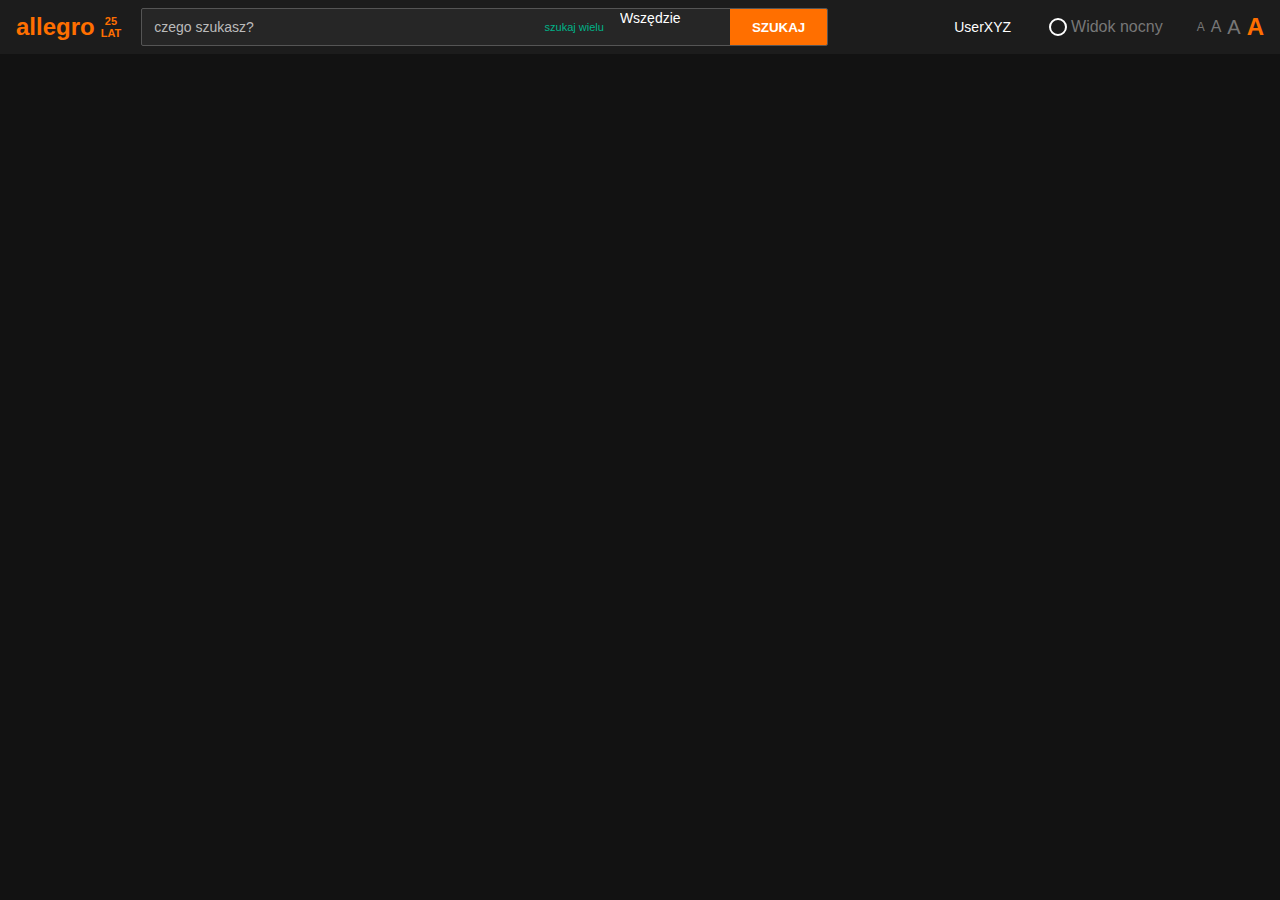
<file: index2.html>
<!DOCTYPE html>
<html lang="pl">
<head>
  <meta charset="UTF-8">
  <title>Pasek górny – Allegro‑style</title>
  <link rel="stylesheet" href="https://cdnjs.cloudflare.com/ajax/libs/font-awesome/6.5.0/css/all.min.css" integrity="sha512-VuwhNgQp+YpN4KZQ1bY4+v7JFV7pi0Qz4g/2M9UxTAZDXZQFbl+oUcv6XxBxTVLm2IwIPcx49gNBiHw1s+ED9g==" crossorigin="anonymous" referrerpolicy="no-referrer" />
  <style>
    :root {
      --orange: #ff6f00;
      --bg-dark: #1c1c1c;
      --grey: #555;
      --input-bg: #262626;
    }

    * { box-sizing: border-box; }
    body {
      margin: 0;
      font-family: "Segoe UI", Roboto, Helvetica, Arial, sans-serif;
      background: #121212;
      color: #eee;
    }

    /* =========  TOPBAR  ========= */
    .topbar {
      display: flex;
      align-items: center;
      gap: 20px;
      padding: 8px 16px;
      background: var(--bg-dark);
    }

    /* ----------  LOGO  ---------- */
    .logo {
      display: flex;
      align-items: center;
      color: var(--orange);
      font-weight: 700;
      font-size: 24px;
      user-select: none;
    }
    .logo-anniv {
      display: inline-block;
      margin-left: 6px;
      line-height: 12px;
      font-size: 11px;
      text-align: center;
    }

    /* --------  SEARCH  --------- */
    .search-wrapper { flex: 1; }

    .search-box {
      display: flex;
      width: 100%;
      border: 1px solid var(--grey);
      border-radius: 2px;
      overflow: hidden;
      background: var(--input-bg);
    }

    .search-box input {
      flex: 1;
      background: transparent;
      border: none;
      outline: none;
      color: #fff;
      padding: 10px 12px;
      font-size: 14px;
    }
    .search-box input::placeholder { color: #bbb; }

    .search-multi {
      align-self: center;
      color: #00b388;
      font-size: 11px;
      padding: 0 6px;
      white-space: nowrap;
    }

    .search-select {
      background: var(--input-bg);
      color: #fff;
      border: none;
      padding: 0 30px 0 10px;
      position: relative;
      appearance: none;
      font-size: 14px;
      cursor: pointer;
    }

    .search-select-wrapper {
      position: relative;
    }
    .search-select-wrapper::after {
      content: "\f078"; /* FontAwesome caret */
      font-family: "Font Awesome 6 Free";
      font-weight: 900;
      pointer-events: none;
      position: absolute;
      right: 10px;
      top: 50%;
      transform: translateY(-50%);
      color: #aaa;
      font-size: 10px;
    }

    .search-btn {
      background: var(--orange);
      border: none;
      color: #fff;
      font-weight: 700;
      padding: 0 22px;
      cursor: pointer;
      transition: background .2s;
    }
    .search-btn:hover { background: #e25f00; }

    /* ---------  ICONS  --------- */
    .icons {
      display: flex;
      align-items: center;
      gap: 18px;
      color: #777;
    }
    .icons i {
      font-size: 18px;
      cursor: pointer;
      transition: color .2s;
    }
    .icons i:hover { color: #ccc; }

    /* --------  USER  --------- */
    .user {
      display: flex;
      align-items: center;
      gap: 4px;
      margin-left: 16px;
      cursor: pointer;
    }
    .user-name { font-size: 14px; color: #fff; }

    /* ---  ACCESSIBILITY TOOLS  --- */
    .text-size-toggle {
      display: flex;
      align-items: center;
      gap: 6px;
      margin-left: 16px;
    }
    .text-size-toggle span { cursor: pointer; }

    .theme-toggle {
      display: flex;
      align-items: center;
      gap: 4px;
      margin-left: 16px;
      cursor: pointer;
      user-select: none;
    }
    .theme-toggle .circle {
      width: 18px;
      height: 18px;
      border-radius: 50%;
      border: 2px solid #fff;
      display: inline-block;
    }
  </style>
</head>
<body>

  <header class="topbar">

    <!-- LOGO -->
    <div class="logo">
      allegro
      <span class="logo-anniv">
        25<br>LAT
      </span>
    </div>

    <!-- SEARCH -->
    <div class="search-wrapper">
      <form class="search-box" role="search">
        <input type="text" placeholder="czego szukasz?"/>
        <span class="search-multi">szukaj wielu</span>
        <div class="search-select-wrapper">
          <select class="search-select" aria-label="Kategoria">
            <option selected>Wszędzie</option>
            <option>Elektronika</option>
            <option>Dom i Ogród</option>
            <option>Moda</option>
          </select>
        </div>
        <button class="search-btn">SZUKAJ</button>
      </form>
    </div>

    <!-- ICONS & USER -->
    <nav class="icons">
      <i class="fa-solid fa-truck-fast" title="Dostawa"></i>
      <i class="fa-regular fa-heart" title="Ulubione"></i>
      <i class="fa-regular fa-message" title="Wiadomości"></i>
      <i class="fa-regular fa-bell" title="Powiadomienia"></i>
      <i class="fa-solid fa-trash-can" title="Kosz"></i>
      <div class="user" title="Konto użytkownika">
        <span class="user-name">UserXYZ</span>
        <i class="fa-solid fa-chevron-down"></i>
      </div>

      <!-- THEME / TEXT SIZE TOGGLES  -->
      <div class="theme-toggle" title="Widok nocny">
        <span class="circle"></span> Widok nocny
      </div>
      <div class="text-size-toggle" title="Rozmiar tekstu">
        <span style="font-size: 12px;">A</span>
        <span style="font-size: 16px;">A</span>
        <span style="font-size: 20px;">A</span>
        <span style="font-size: 24px; color: var(--orange); font-weight: 700;">A</span>
      </div>
    </nav>

  </header>

</body>
</html>
</file>
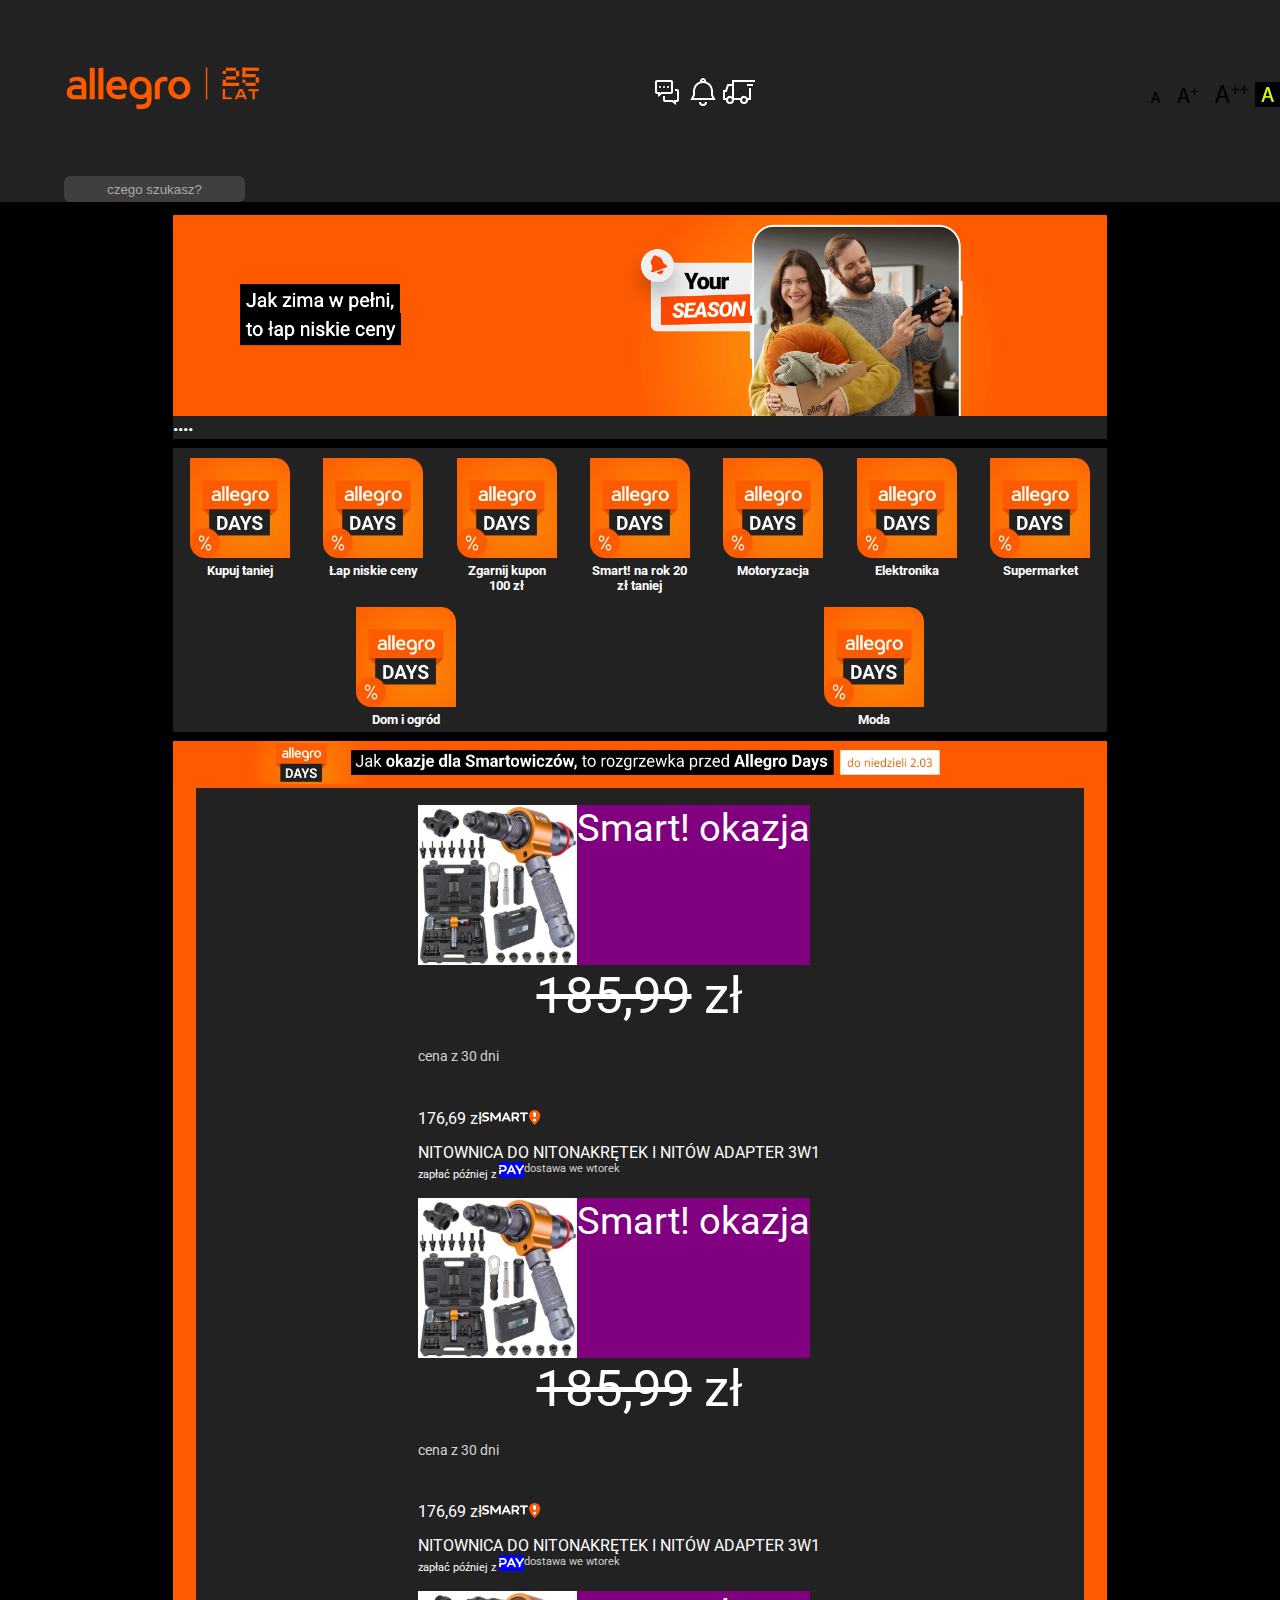
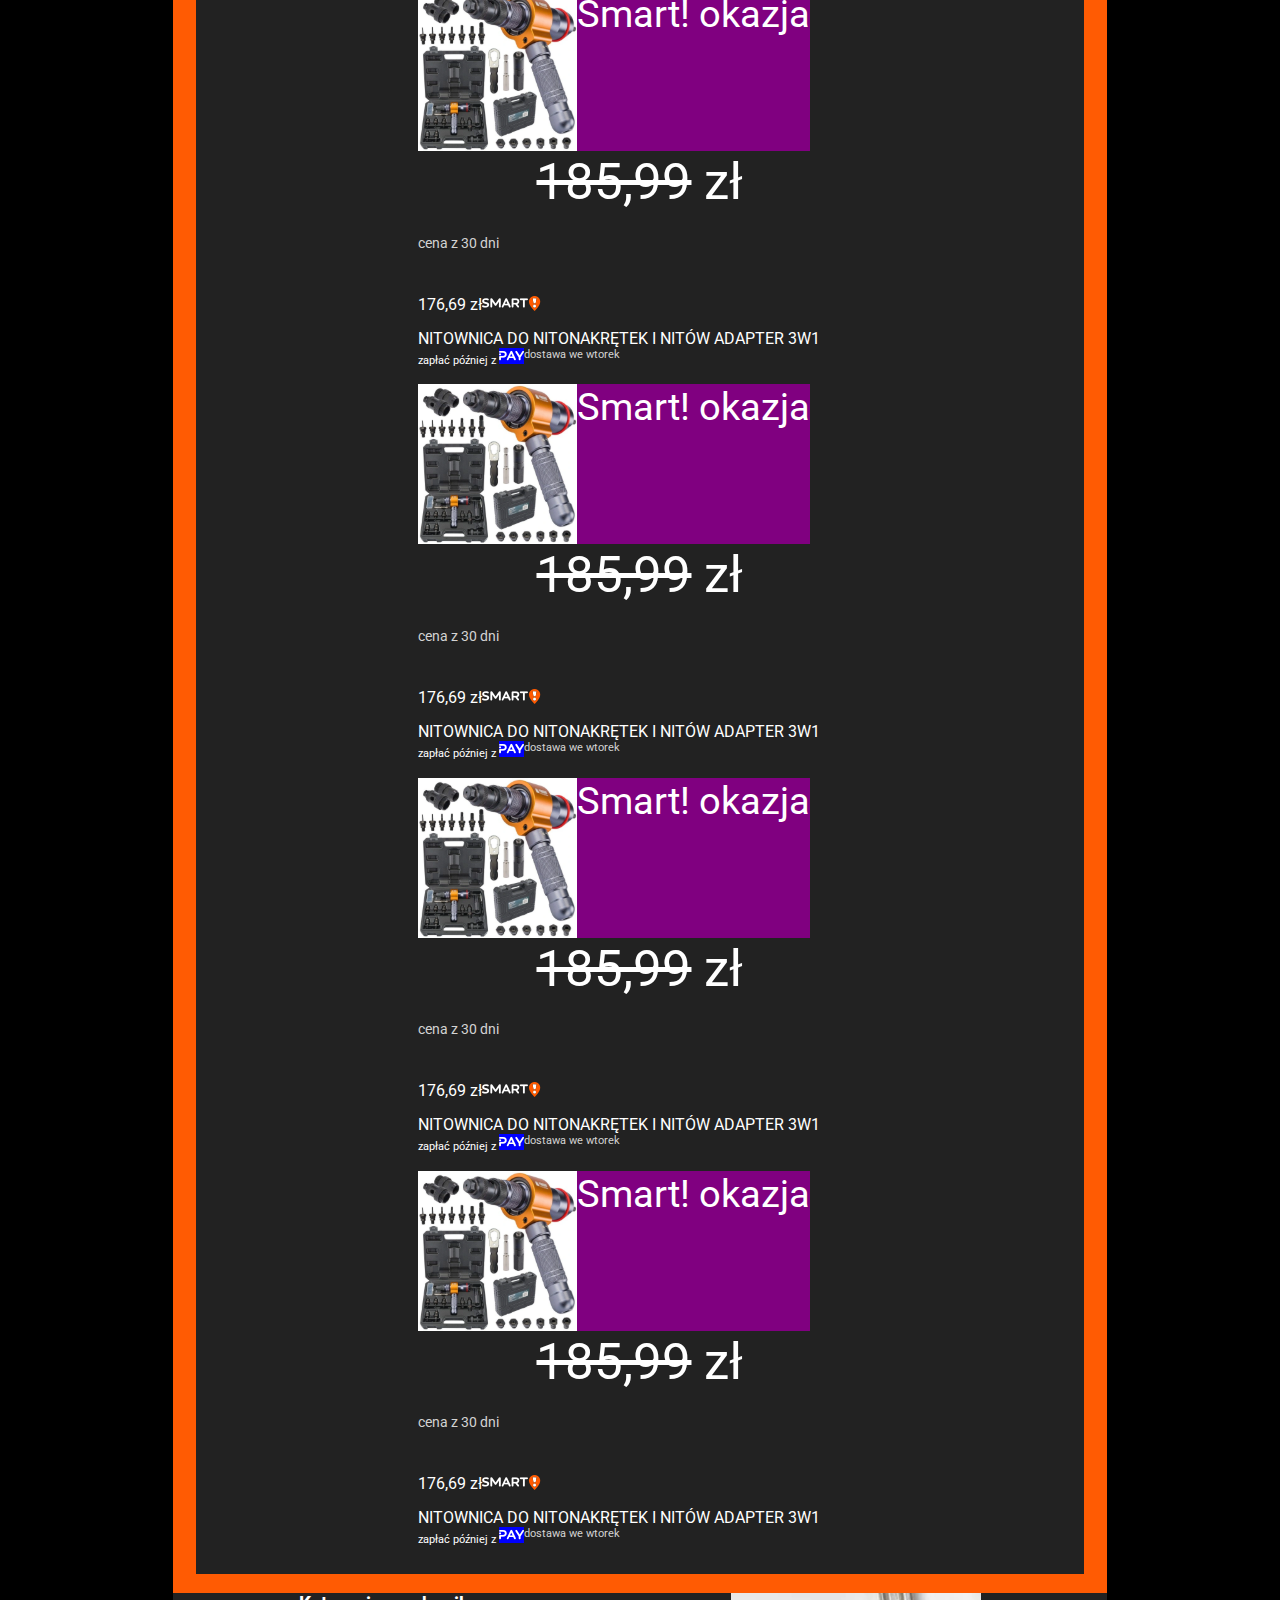
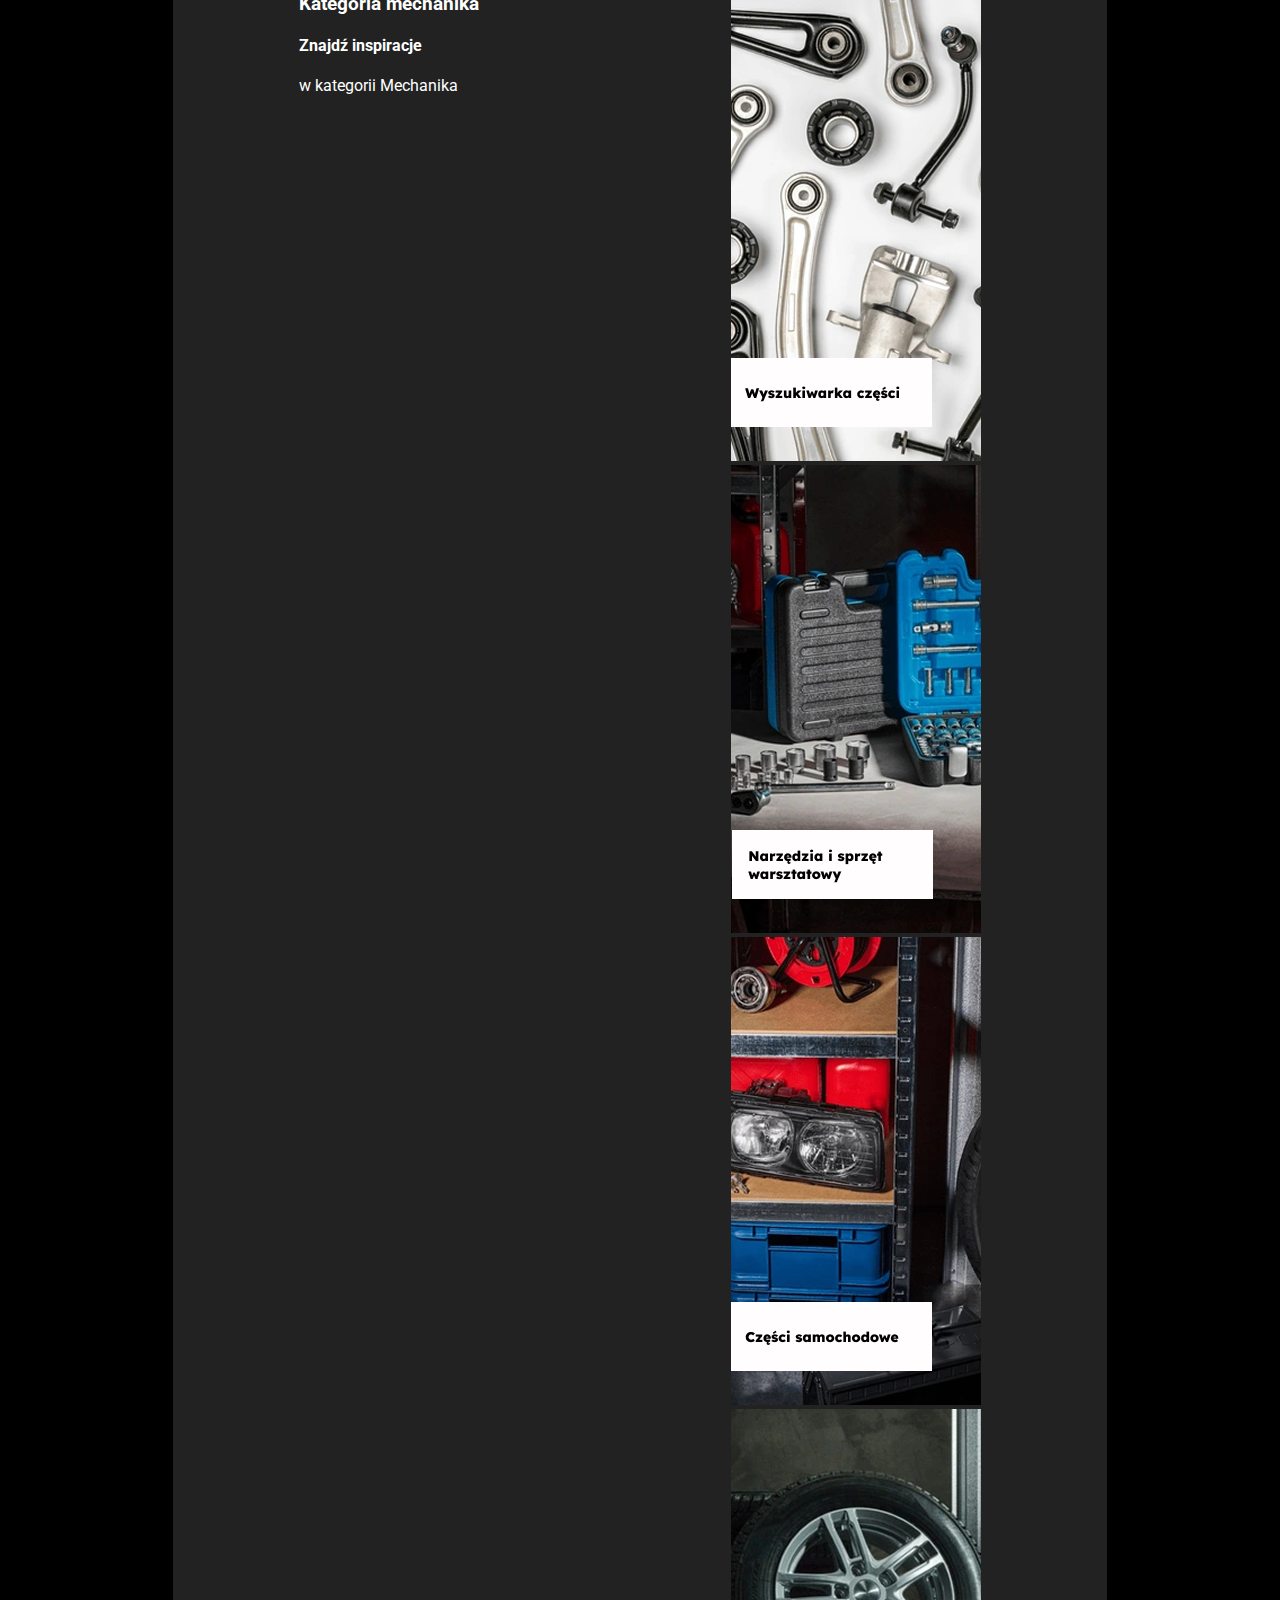
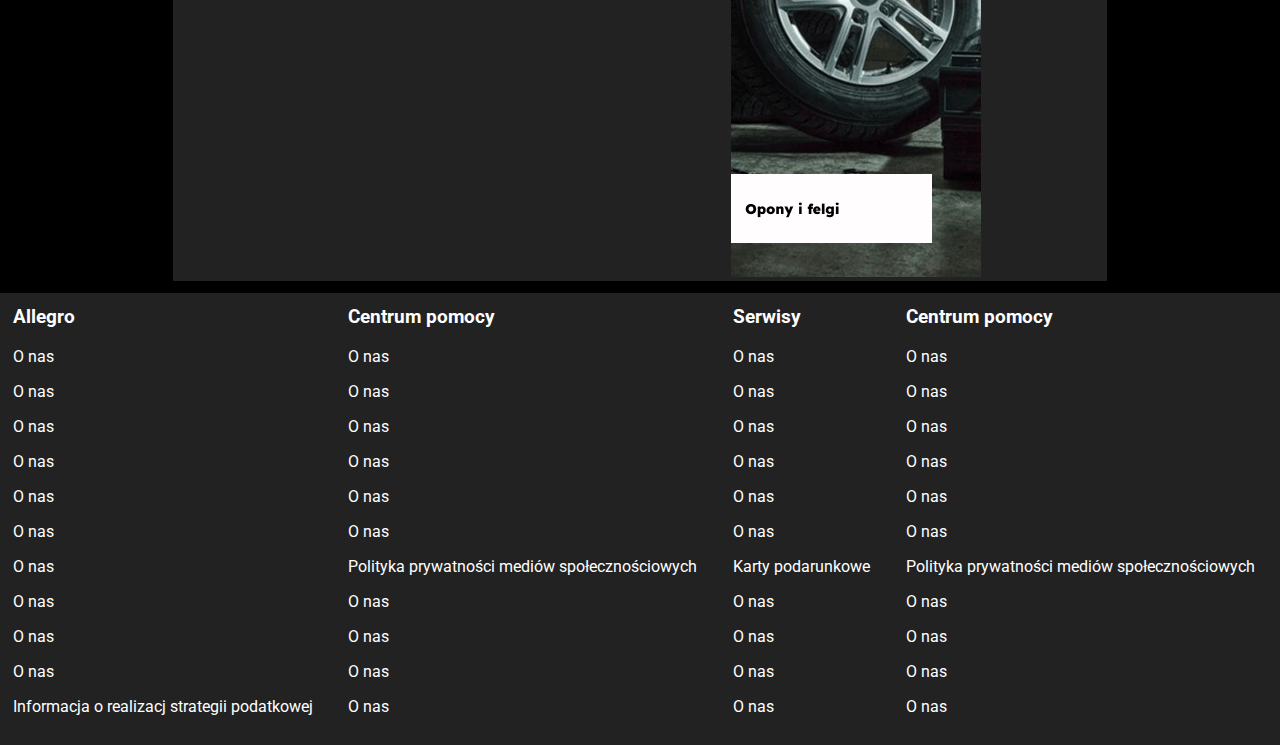
<file: index3.html>
<!DOCTYPE html>
<html lang="en">

<head>
    <meta charset="UTF-8">
    <meta name="viewport" content="width=device-width, initial-scale=1.0">
    <title>Allegro</title>
    <link rel="stylesheet" href="main3.css">
    <link rel="preconnect" href="https://fonts.googleapis.com">
    <link rel="preconnect" href="https://fonts.gstatic.com" crossorigin>
    <link href="https://fonts.googleapis.com/css2?family=Roboto:ital,wght@0,100..900;1,100..900&display=swap"
        rel="stylesheet">
</head>

<body>
    <header>
        <div class="nav-mobile">
            <div class="nav-top">
                <!-- <div class="logo"> -->
                <img src="img/logo.svg" alt="logo" class="logo-img">
                <!-- </div> -->
                <div class="navIcons">
                    <img src="img/czat.svg" alt="czat">
                    <img src="img/powiadomienia.svg" alt="powiadomienia">
                    <img src="img/dostawa.svg" alt="dostawa">
                </div>
                <div class="kontrast">
                    <img src="img/a.jpg" alt="a">
                    <img src="img/ap.jpg" alt="ap">
                    <img src="img/app.jpg" alt="app">
                    <img src="img/contrast.jpg" alt="contrast">
                </div>
            </div>
            <div class="nav-low">
                <!-- <div class="nav-low-1">
                    <label for="">Kategorie \/</label>
                    <img src="img/nav2img1.svg" alt="">
                    <label for="">Allegro Days</label>
                    <img src="img/nav2img2.svg" alt="">
                    <label for="">Allegro Days</label>
                    <img src="img/nav2img3.svg" alt="">
                    <label for="">Allegro Days</label>
                    <img src="img/nav2img4.svg" alt="">
                    <label for="">Allegro Days</label>
                </div> -->
                <div class="inputSearch">
                    <input type="text" placeholder="czego szukasz?" class="search">
                </div>
            </div>
        </div>
    </header>
    <main>
        <div class="baner">
            <img src="Zdjęcia/baner1.png" alt="baner1">
            <div class="circles">
                &bull;&bull;&bull;&bull;
            </div>
        </div>
        <div class="mainCat">
            <div class="cat">
                <img src="Zdjęcia/allegro_days_photo.webp" alt="1">
                <h4>Kupuj taniej</h4>
            </div>
            <div class="cat">
                <img src="Zdjęcia/allegro_days_photo.webp" alt="2">
                <h4>Łap niskie ceny</h4>
            </div>
            <div class="cat">
                <img src="Zdjęcia/allegro_days_photo.webp" alt="3">
                <h4>Zgarnij kupon 100 zł</h4>
            </div>
            <div class="cat">
                <img src="Zdjęcia/allegro_days_photo.webp" alt="4">
                <h4>Smart! na rok 20 zł taniej</h4>
            </div>
            <div class="cat">
                <img src="Zdjęcia/allegro_days_photo.webp" alt="5">
                <h4>Motoryzacja</h4>
            </div>
            <div class="cat">
                <img src="Zdjęcia/allegro_days_photo.webp" alt="6">
                <h4>Elektronika</h4>
            </div>
            <div class="cat">
                <img src="Zdjęcia/allegro_days_photo.webp" alt="7">
                <h4>Supermarket</h4>
            </div>
            <div class="cat">
                <img src="Zdjęcia/allegro_days_photo.webp" alt="8">
                <h4>Dom i ogród</h4>
            </div>
            <div class="cat">
                <img src="Zdjęcia/allegro_days_photo.webp" alt="9">
                <h4>Moda</h4>
            </div>
        </div>
        <div class="itemOffers">
            <div class="lowerBaner">
                <img src="Zdjęcia/lower_baner_photo.webp" alt="lower-baner">
            </div>
            <div class="offersBG">
                <div class="offers">
                    <div class="product1">
                        <img src="Zdjęcia/allegro_offer_image.png" alt="allegro_offer_image"
                            class="allegro_offer_image">
                        <span class="smart_okazja">Smart! okazja</span>
                        <span class="offer_price_old"><s>185,99</s> zł</span>
                        <span class="cena_z_30dni">cena z 30 dni</span>
                        <span class="offer_price">176,69 zł</span><br>
                        <img src="Ikony/allegro_smart_icon.png" alt="allegro_smart_icon" class="allegro_smart_icon">
                        <span class="offer_name">NITOWNICA DO NITONAKRĘTEK I NITÓW ADAPTER 3W1</span>
                        <span class="pay_later">zapłać później z <img src="Ikony/allegro_pay_icon.png"
                                alt="allegro_pay_icon" style="background-color: blue;"></span>
                        <span class="delivery_time">dostawa we wtorek</span>
                    </div>
                    <div class="product1">
                        <img src="Zdjęcia/allegro_offer_image.png" alt="allegro_offer_image"
                            class="allegro_offer_image">
                        <span class="smart_okazja">Smart! okazja</span>
                        <span class="offer_price_old"><s>185,99</s> zł</span>
                        <span class="cena_z_30dni">cena z 30 dni</span>
                        <span class="offer_price">176,69 zł</span><br>
                        <img src="Ikony/allegro_smart_icon.png" alt="allegro_smart_icon" class="allegro_smart_icon">
                        <span class="offer_name">NITOWNICA DO NITONAKRĘTEK I NITÓW ADAPTER 3W1</span>
                        <span class="pay_later">zapłać później z <img src="Ikony/allegro_pay_icon.png"
                                alt="allegro_pay_icon" style="background-color: blue;"></span>
                        <span class="delivery_time">dostawa we wtorek</span>
                    </div>
                    <div class="product1">
                        <img src="Zdjęcia/allegro_offer_image.png" alt="allegro_offer_image"
                            class="allegro_offer_image">
                        <span class="smart_okazja">Smart! okazja</span>
                        <span class="offer_price_old"><s>185,99</s> zł</span>
                        <span class="cena_z_30dni">cena z 30 dni</span>
                        <span class="offer_price">176,69 zł</span><br>
                        <img src="Ikony/allegro_smart_icon.png" alt="allegro_smart_icon" class="allegro_smart_icon">
                        <span class="offer_name">NITOWNICA DO NITONAKRĘTEK I NITÓW ADAPTER 3W1</span>
                        <span class="pay_later">zapłać później z <img src="Ikony/allegro_pay_icon.png"
                                alt="allegro_pay_icon" style="background-color: blue;"></span>
                        <span class="delivery_time">dostawa we wtorek</span>
                    </div>
                    <div class="product1">
                        <img src="Zdjęcia/allegro_offer_image.png" alt="allegro_offer_image"
                            class="allegro_offer_image">
                        <span class="smart_okazja">Smart! okazja</span>
                        <span class="offer_price_old"><s>185,99</s> zł</span>
                        <span class="cena_z_30dni">cena z 30 dni</span>
                        <span class="offer_price">176,69 zł</span><br>
                        <img src="Ikony/allegro_smart_icon.png" alt="allegro_smart_icon" class="allegro_smart_icon">
                        <span class="offer_name">NITOWNICA DO NITONAKRĘTEK I NITÓW ADAPTER 3W1</span>
                        <span class="pay_later">zapłać później z <img src="Ikony/allegro_pay_icon.png"
                                alt="allegro_pay_icon" style="background-color: blue;"></span>
                        <span class="delivery_time">dostawa we wtorek</span>
                    </div>
                    <div class="product1">
                        <img src="Zdjęcia/allegro_offer_image.png" alt="allegro_offer_image"
                            class="allegro_offer_image">
                        <span class="smart_okazja">Smart! okazja</span>
                        <span class="offer_price_old"><s>185,99</s> zł</span>
                        <span class="cena_z_30dni">cena z 30 dni</span>
                        <span class="offer_price">176,69 zł</span><br>
                        <img src="Ikony/allegro_smart_icon.png" alt="allegro_smart_icon" class="allegro_smart_icon">
                        <span class="offer_name">NITOWNICA DO NITONAKRĘTEK I NITÓW ADAPTER 3W1</span>
                        <span class="pay_later">zapłać później z <img src="Ikony/allegro_pay_icon.png"
                                alt="allegro_pay_icon" style="background-color: blue;"></span>
                        <span class="delivery_time">dostawa we wtorek</span>
                    </div>
                    <div class="product1">
                        <img src="Zdjęcia/allegro_offer_image.png" alt="allegro_offer_image"
                            class="allegro_offer_image">
                        <span class="smart_okazja">Smart! okazja</span>
                        <span class="offer_price_old"><s>185,99</s> zł</span>
                        <span class="cena_z_30dni">cena z 30 dni</span>
                        <span class="offer_price">176,69 zł</span><br>
                        <img src="Ikony/allegro_smart_icon.png" alt="allegro_smart_icon" class="allegro_smart_icon">
                        <span class="offer_name">NITOWNICA DO NITONAKRĘTEK I NITÓW ADAPTER 3W1</span>
                        <span class="pay_later">zapłać później z <img src="Ikony/allegro_pay_icon.png"
                                alt="allegro_pay_icon" style="background-color: blue;"></span>
                        <span class="delivery_time">dostawa we wtorek</span>
                    </div>
                </div>
            </div>
        </div>
        <div class="inspBaner">
            <div class="findInsp">
                <h3>Kategoria mechanika</h3>
                <h4>Znajdź inspiracje</h4>
                <p>w kategorii Mechanika</p>
            </div>
            <div class="inspImg">
                <div class="inspCat1">
                    <img src="Zdjęcia/cat_moto_1.webp" alt="">
                </div>
                <div class="inspCat2">
                    <img src="Zdjęcia/cat_moto_2.webp" alt="">
                </div>
                <div class="inspCat3">
                    <img src="Zdjęcia/cat_moto_3.webp" alt="">
                </div>
                <div class="inspCat4">
                    <img src="Zdjęcia/cat_moto_5.webp" alt="">
                </div>
            </div>
        </div>
    </main>
    <footer>
        <div class="frAllegro">
            <h3>Allegro</h3>
            <p>O nas</p>
            <p>O nas</p>
            <p>O nas</p>
            <p>O nas</p>
            <p>O nas</p>
            <p>O nas</p>
            <p>O nas</p>
            <p>O nas</p>
            <p>O nas</p>
            <p>O nas</p>
            <p>Informacja o realizacj strategii podatkowej</p>

        </div>
        <div class="frCP">
            <h3>Centrum pomocy</h3>
            <p>O nas</p>
            <p>O nas</p>
            <p>O nas</p>
            <p>O nas</p>
            <p>O nas</p>
            <p>O nas</p>
            <p>Polityka prywatności mediów społecznościowych</p>
            <p>O nas</p>
            <p>O nas</p>
            <p>O nas</p>
            <p>O nas</p>
        </div>
        <div class="frSerwisy">
            <h3>Serwisy</h3>
            <p>O nas</p>
            <p>O nas</p>
            <p>O nas</p>
            <p>O nas</p>
            <p>O nas</p>
            <p>O nas</p>
            <p>Karty podarunkowe </p>
            <p>O nas</p>
            <p>O nas</p>
            <p>O nas</p>
            <p>O nas</p>
        </div>
        <div class="frUstLok">
            <h3>Centrum pomocy</h3>
            <p>O nas</p>
            <p>O nas</p>
            <p>O nas</p>
            <p>O nas</p>
            <p>O nas</p>
            <p>O nas</p>
            <p>Polityka prywatności mediów społecznościowych</p>
            <p>O nas</p>
            <p>O nas</p>
            <p>O nas</p>
            <p>O nas</p>
        </div>
    </footer>
</body>

</html>
</file>
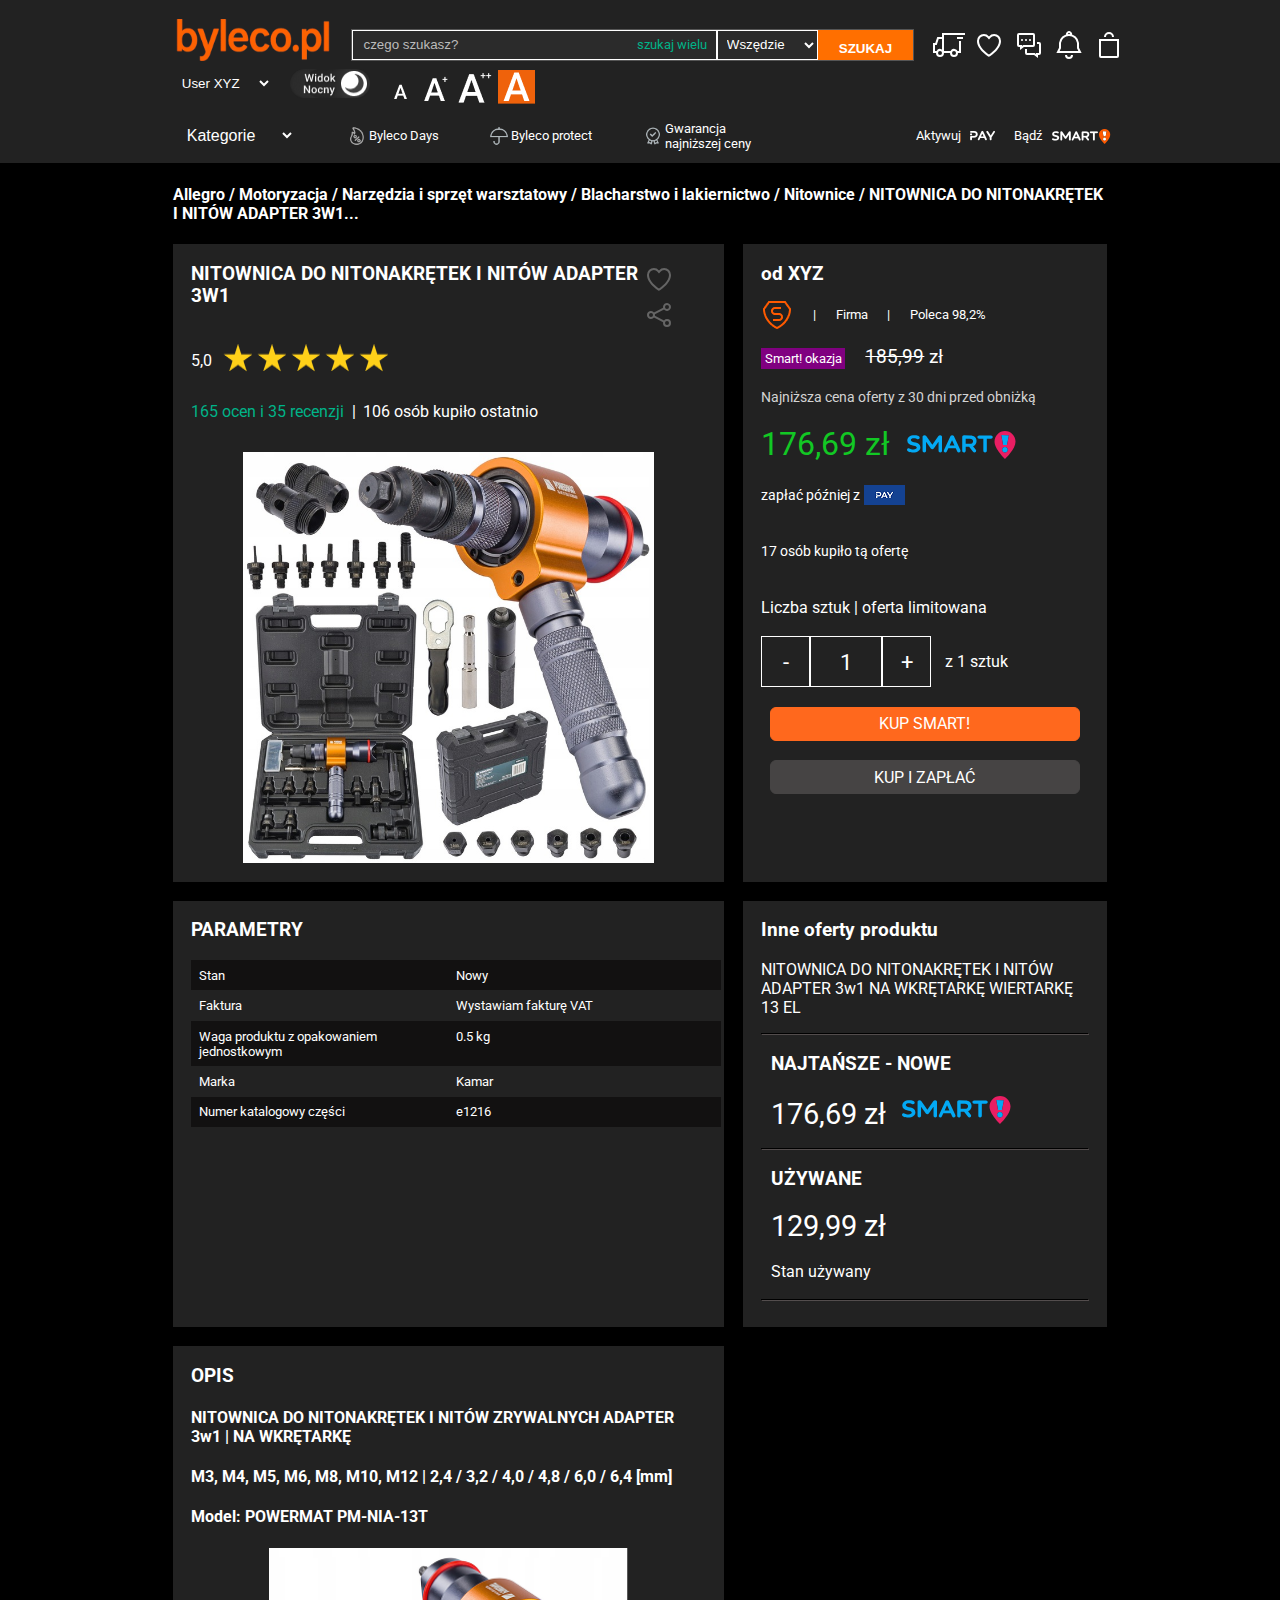
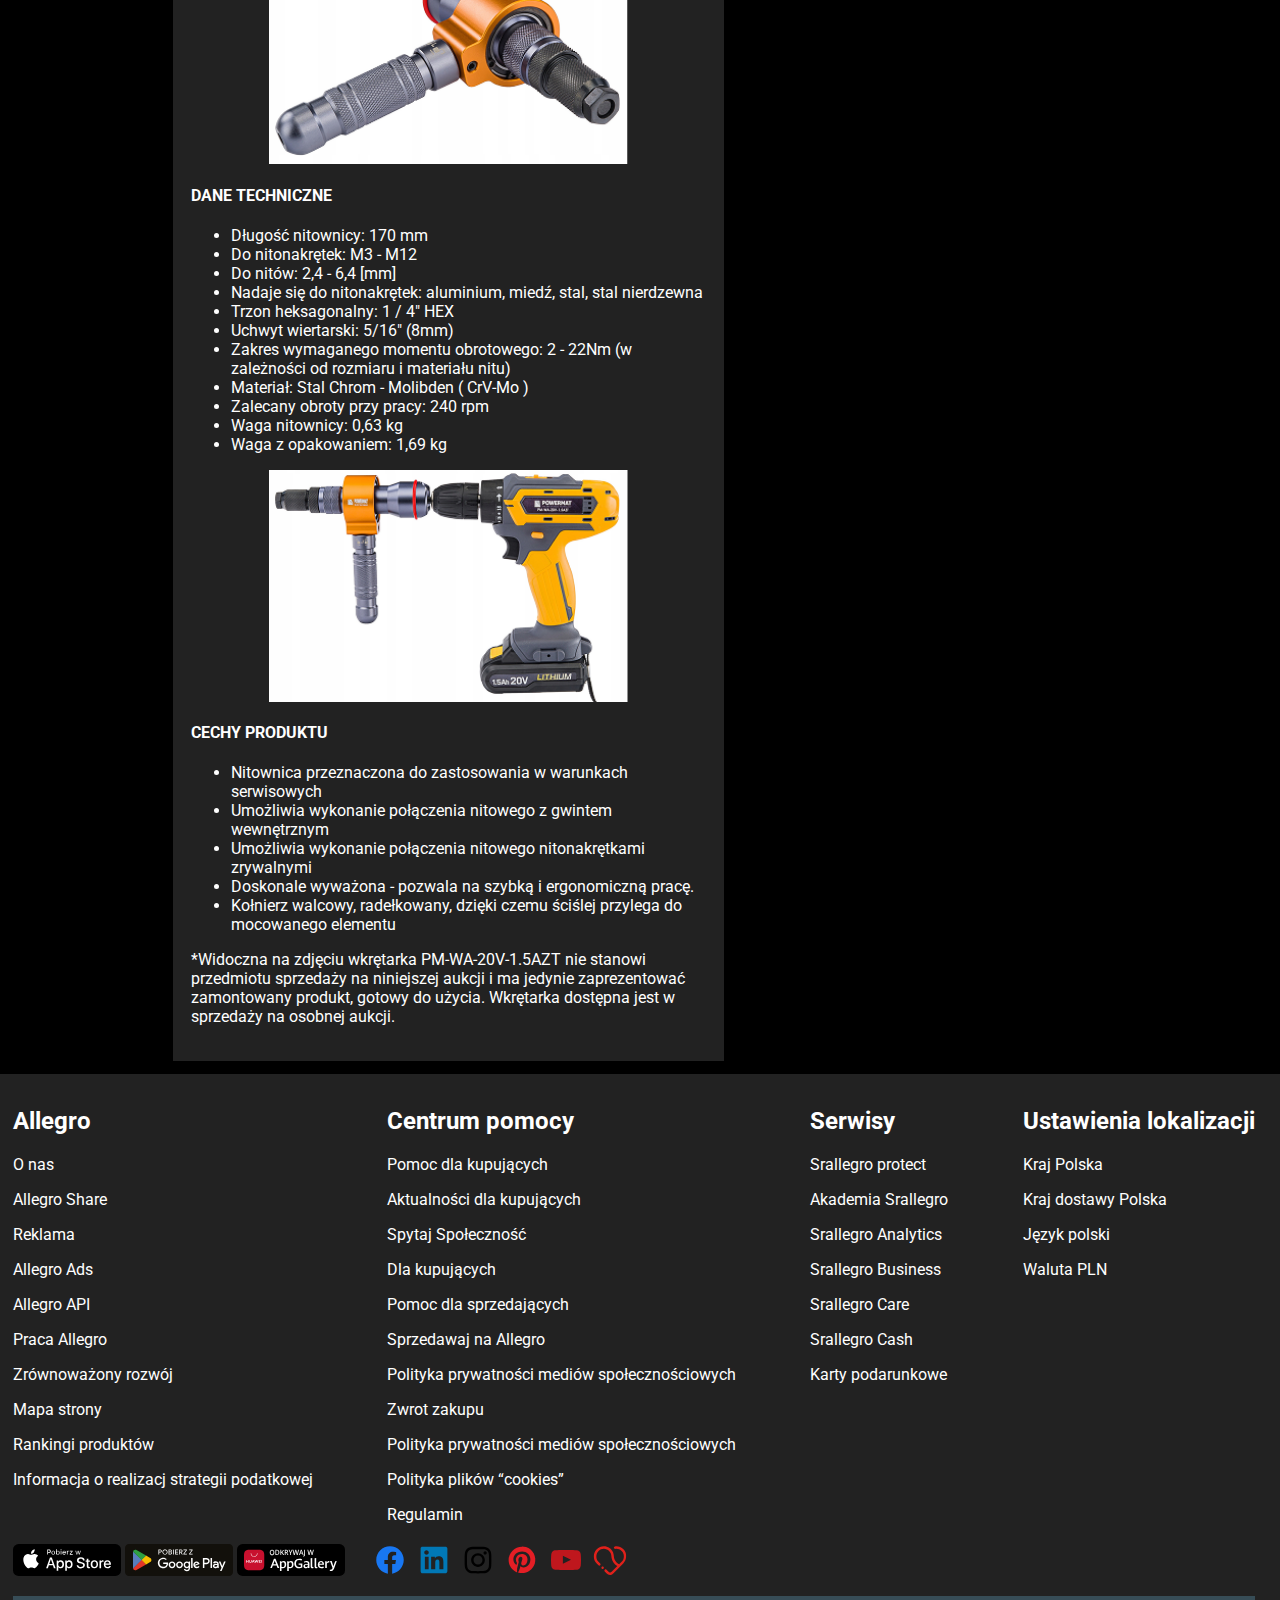
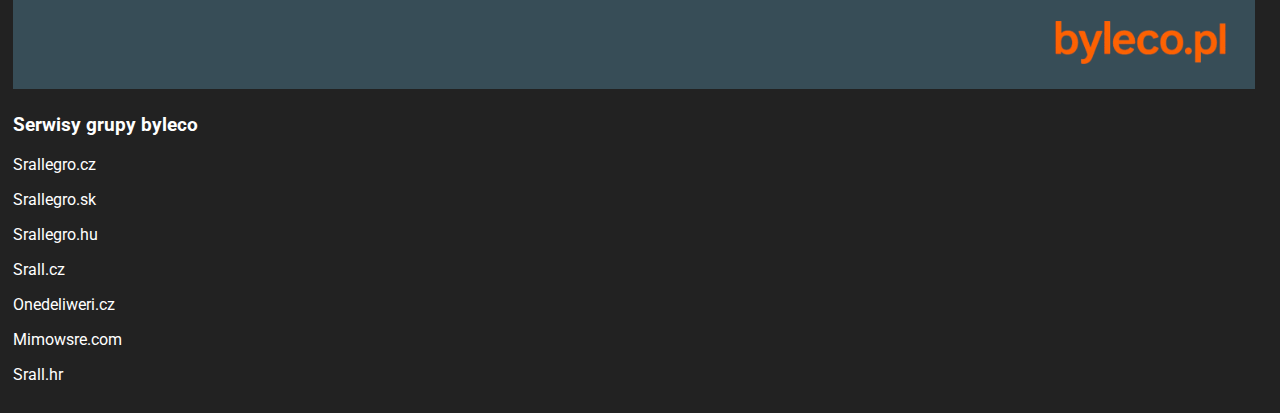
<file: product_offer.html>
<!DOCTYPE html>
<html lang="en">

<head>
    <meta charset="UTF-8">
    <meta name="viewport" content="width=device-width, initial-scale=1.0">
    <title>Allegro</title>
    <link rel="stylesheet" href="product_offer_style.css">
    <link rel="preconnect" href="https://fonts.googleapis.com">
    <link rel="preconnect" href="https://fonts.gstatic.com" crossorigin>
    <link href="https://fonts.googleapis.com/css2?family=Roboto:ital,wght@0,100..900;1,100..900&display=swap"
        rel="stylesheet">
</head>

<body>
    <header>
        <div class="nav-desktop">
            <div class="nav-top">
                <img src="img/logo2.png" alt="logo" class="logo-img">
                <div class="search-bar">
                    <input type="text" class="search-input" placeholder="czego szukasz?">
                    <span class="multi-search">szukaj wielu</span>
                    <select class="search-select">
                        <option>Wszędzie</option>
                        <option>Kategoria 1</option>
                        <option>Kategoria 2</option>
                    </select>
                    <button class="search-button">SZUKAJ</button>
                </div>
                <div class="navIcons">
                    <img src="img/dostawa.svg" alt="czat">
                    <img src="img/ulubione.svg" alt="powiadomienia">
                    <img src="img/czat.svg" alt="dostawa">
                    <img src="img/powiadomienia.svg" alt="">
                    <img src="img/koszyk.svg" alt="">
                </div>
                <div class="user">
                    <select class="user-menu">
                        <option>User XYZ</option>
                        <option>Kategoria 1</option>
                        <option>Kategoria 2</option>
                    </select>
                </div>
                <img src="img/view_switch.png" alt="" class="view_switch">
                <div class="app">
                    <img src="img/A.png" alt="" class="app-img1">
                    <img src="img/ap.png" alt="" class="app-img">
                    <img src="img/app.png" alt="" class="app-img">
                    <img src="img/appp.png" alt="" class="app-img">
                </div>

            </div>
            <div class="nav-low">
                <div class="nav-low-left">
                    <select class="search-select-a">
                        <option>Kategorie</option>
                        <option>Kategoria 1</option>
                        <option>Kategoria 2</option>
                    </select>
                    <div class="allegro-days">
                        <img src="Ikony/allegro_days_icon.png" alt="">
                        <p>Byleco&nbsp;Days</p>
                    </div>
                    <div class="allegro-days">
                        <img src="Ikony/allegro_protect_icon.png" alt="">
                        <p>Byleco&nbsp;protect</p>
                    </div>
                    <div class="allegro-days">
                        <img src="Ikony/allegro_price_icon.png" alt="">
                        <p>Gwarancja<br>najniższej&nbsp;ceny</p>
                    </div>
                </div>
                <div class="nav-low-right">
                    <div class="aktywuj_pay">
                        <p>Aktywuj</p>&nbsp;&nbsp;
                        <img src="Ikony/allegro_pay_icon.png" alt="">
                    </div>
                    <div class="aktywuj_smart">
                        <p>Bądź</p>&nbsp;&nbsp;
                        <img src="Ikony/allegro_smart_icon.png" alt="">
                    </div>
                </div>
            </div>
        </div>


        <div class="nav-tablet">
            <div class="nav-top">
                <div class="nav-top-left">
                    <img src="img/logo2.png" alt="logo" class="logo-img">
                    <div class="app">
                        <img src="img/A.png" alt="" class="app-img1">
                        <img src="img/ap.png" alt="" class="app-img">
                        <img src="img/app.png" alt="" class="app-img">
                        <img src="img/appp.png" alt="" class="app-img">
                    </div>
                </div>
                <div class="nav-top-right">
                    <div class="navIcons">
                        <img src="img/dostawa.svg" alt="czat">
                        <img src="img/ulubione.svg" alt="powiadomienia">
                        <img src="img/czat.svg" alt="dostawa">
                        <img src="img/powiadomienia.svg" alt="">
                        <img src="img/koszyk.svg" alt="">
                    </div>

                    <img src="img/view_switch.png" alt="" class="view_switch">
                </div>

            </div>
            <div class="nav-top-low">
                <div class="search-bar">
                    <input type="text" class="search-input" placeholder="czego szukasz?">
                    <span class="multi-search">szukaj wielu</span>
                    <select class="search-select">
                        <option>Wszędzie</option>
                        <option>Kategoria 1</option>
                        <option>Kategoria 2</option>
                    </select>
                    <button class="search-button">SZUKAJ</button>
                </div>
            </div>
            <div class="nav-low">
                <select class="search-select-a">
                    <option>Kategorie</option>
                    <option>Kategoria 1</option>
                    <option>Kategoria 2</option>
                </select>
                <div class="allegro-days">
                    <img src="Ikony/allegro_days_icon.png" alt="">
                    <p>Byleco Days</p>
                </div>
                <div class="allegro-days">
                    <img src="Ikony/allegro_protect_icon.png" alt="">
                    <p>Byleco protect</p>
                </div>
                <div class="allegro-days">
                    <img src="Ikony/allegro_price_icon.png" alt="">
                    <p>Gwarancja<br>najniższej ceny</p>
                </div>
                <div class="aktywuj_pay">
                    <p>Aktywuj</p>&nbsp;&nbsp;
                    <img src="Ikony/allegro_pay_icon.png" alt="">
                </div>
                <div class="aktywuj_smart">
                    <p>Bądź</p>&nbsp;&nbsp;
                    <img src="Ikony/allegro_smart_icon.png" alt="">
                </div>
            </div>

        </div>


        <div class="nav-mobile">
            <div class="nav-top">
                <!-- <div class="logo"> -->
                <img src="img/logo2.png" alt="logo" class="logo-img">
                <!-- </div> -->
                <div class="navIcons">
                    <img src="img/czat.svg" alt="czat">
                    <img src="img/powiadomienia.svg" alt="powiadomienia">
                    <img src="img/dostawa.svg" alt="dostawa">
                </div>
                <!-- <div class="kontrast">
                    <img src="img/a.jpg" alt="a">
                    <img src="img/ap.jpg" alt="ap">
                    <img src="img/app.jpg" alt="app">
                    <img src="img/contrast.jpg" alt="contrast">
                </div> -->
            </div>
            <div class="nav-low">
                <!-- <div class="nav-low-1">
                    <label for="">Kategorie \/</label>
                    <img src="img/nav2img1.svg" alt="">
                    <label for="">Allegro Days</label>
                    <img src="img/nav2img2.svg" alt="">
                    <label for="">Allegro Days</label>
                    <img src="img/nav2img3.svg" alt="">
                    <label for="">Allegro Days</label>
                    <img src="img/nav2img4.svg" alt="">
                    <label for="">Allegro Days</label>
                </div> -->
                <div class="nav-low-top">
                    <img src="img/jestes_smart.png" alt="" class="jestes_smart">
                    <img src="img/aktywuj_pay.png" alt="" class="aktywuj_pay">
                    <div class="app">
                        <img src="img/A.png" alt="" class="app-img1">
                        <img src="img/ap.png" alt="" class="app-img">
                        <img src="img/app.png" alt="" class="app-img">
                        <img src="img/appp.png" alt="" class="app-img">
                    </div>
                </div>
                <div class="nav-low-low">
                    <div class="inputSearch">
                        <input type="text" placeholder="czego szukasz?" class="search">
                        <img src="Ikony/photo_camera_icon.svg" alt="">
                    </div>

                    <img src="img/view_switch.png" alt="">
                </div>
            </div>
        </div>

    </header>
    <main>
        <h4 class="h4-desktop">Allegro / Motoryzacja / Narzędzia i sprzęt warsztatowy / Blacharstwo i lakiernictwo / Nitownice / NITOWNICA
            DO NITONAKRĘTEK I NITÓW ADAPTER 3W1...</h4>
        <div class="offer-desktop">
            <div class="offer-main">
                <div class="offer-title">
                    <h3>NITOWNICA DO NITONAKRĘTEK I NITÓW ADAPTER 3W1</h3>
                    <div class="offer-title-img">
                        <img src="img/ulubione.svg" alt="">
                        <img src="img/share.svg" alt="">
                    </div>
                </div>
                <div class="rating">
                    <p>5,0</p>
                    <div class="stars">
                        <img src="img/star.png" alt="">
                        <img src="img/star.png" alt="">
                        <img src="img/star.png" alt="">
                        <img src="img/star.png" alt="">
                        <img src="img/star.png" alt="">
                    </div>
                    <div class="ratingS">
                        <p class="ratingsQ">165 ocen i 35 recenzji</p>
                        <p>|</p>
                        <p>106 osób kupiło ostatnio</p>
                    </div>
                </div>
                <img src="Zdjęcia/offer_img.jpeg" alt="" class="offer-img">
            </div>
            <div class="offer-buy">
                <h3 class="n_f">od XYZ</h3>
                <div class="firma">
                    <img src="Ikony/superseller_icon.png" alt="">
                    <p>|</p>
                    <p>Firma</p>
                    <p>|</p>
                    <p>Poleca 98,2%</p>
                </div>
                <span class="smart_okazja">Smart! okazja</span>
                <span class="offer_price_old"><s>185,99</s> zł</span><br><br>
                <span class="cena_z_30dni">Najniższa cena oferty z 30 dni przed obniżką</span><br><br>
                <div class="smart_price">
                    <span class="offer_price">176,69 zł</span><img src="Ikony/allegro_smart_icon.svg" alt="">
                </div><br>
                <span class="pay_later">zapłać później z <img src="Ikony/allegro_pay_photo.png" alt="allegro_pay_icon"
                        style="background-color: #144292;"></span><br><br>
                <span class="pay_later">17 osób kupiło tą ofertę </span><br><br>
                <span>Liczba sztuk | oferta limitowana</span><br><br>
                <div class="dodaj">
                    <div class="minus">-</div>
                    <div class="l_sztuk">1</div>
                    <div class="plus">+</div>
                    <p>z&nbsp;1&nbsp;sztuk</p>
                </div>
                <div class="kup_smart">KUP SMART!</div>
                <div class="kup_i_zaplac">KUP I ZAPŁAĆ</div>
            </div>
            <div class="offer-param">
                <h3>PARAMETRY</h3>
                <div class="param-odd">
                    <span class="p-one">Stan</span>
                    <span class="p-two">Nowy</span>
                </div>
                <div class="param-even">
                    <span class="p-one">Faktura</span>
                    <span class="p-two">Wystawiam fakturę VAT</span>
                </div>
                <div class="param-odd">
                    <span class="p-one">Waga produktu z opakowaniem jednostkowym</span>
                    <span class="p-two">0.5 kg</span>
                </div>
                <div class="param-even">
                    <span class="p-one">Marka</span>
                    <span class="p-two">Kamar</span>
                </div>
                <div class="param-odd">
                    <span class="p-one">Numer katalogowy części</span>
                    <span class="p-two">e1216</span>
                </div>
            </div>
            <div class="other_offers">
                <h3>Inne oferty produktu</h3>
                <p>NITOWNICA DO NITONAKRĘTEK I NITÓW ADAPTER 3w1 NA WKRĘTARKĘ WIERTARKĘ 13 EL</p>
                <hr>
                <div class="najtansze">
                    <h3>NAJTAŃSZE - NOWE</h3>
                    <span class="offer_price_s">176,69 zł</span><img src="Ikony/allegro_smart_icon.svg" alt="">
                </div>
                <hr>
                <div class="najtansze">
                    <h3>UŻYWANE</h3>
                    <span class="offer_price_s">129,99 zł</span><br><br>
                    <span class="stan">Stan używany</span>
                </div>
                <hr>
            </div>
            <div class="offer-desc">
                <h3>OPIS</h3>
                <h4>NITOWNICA DO NITONAKRĘTEK I NITÓW ZRYWALNYCH ADAPTER 3w1 | NA WKRĘTARKĘ</h4>
                <h4>M3, M4, M5, M6, M8, M10, M12 | 2,4 / 3,2 / 4,0 / 4,8 / 6,0 / 6,4 [mm]</h4>
                <h4>Model: POWERMAT PM-NIA-13T</h4>
                <img src="Zdjęcia/offer_img_2.png" alt="">
                <h4>DANE TECHNICZNE</h4>
                <ul>
                    <li>Długość nitownicy: 170 mm
                    <li>Do nitonakrętek: M3 - M12</li>
                    <li> Do nitów: 2,4 - 6,4 [mm]</li>
                    <li>Nadaje się do nitonakrętek: aluminium, miedź, stal, stal nierdzewna</li>
                    <li>Trzon heksagonalny: 1 / 4" HEX</li>
                    <li>Uchwyt wiertarski: 5/16" (8mm)</li>
                    <li>Zakres wymaganego momentu obrotowego: 2 - 22Nm (w zależności od rozmiaru i materiału nitu)</li>
                    <li>Materiał: Stal Chrom - Molibden ( CrV-Mo )</li>
                    <li>Zalecany obroty przy pracy: 240 rpm</li>
                    <li>Waga nitownicy: 0,63 kg</li>
                    <li>Waga z opakowaniem: 1,69 kg</li>
                </ul>
                <img src="Zdjęcia/offer_img_3.png" alt="">
                <h4>CECHY PRODUKTU</h4>
                <ul>
                    <li>Nitownica przeznaczona do zastosowania w warunkach serwisowych</li>
                    <li>Umożliwia wykonanie połączenia nitowego z gwintem wewnętrznym</li>
                    <li>Umożliwia wykonanie połączenia nitowego nitonakrętkami zrywalnymi</li>
                    <li>Doskonale wyważona - pozwala na szybką i ergonomiczną pracę.</li>
                    <li>Kołnierz walcowy, radełkowany, dzięki czemu ściślej przylega do mocowanego elementu</li>
                </ul>
                <p>*Widoczna na zdjęciu wkrętarka PM-WA-20V-1.5AZT nie stanowi przedmiotu sprzedaży na niniejszej aukcji
                    i
                    ma jedynie zaprezentować zamontowany produkt, gotowy do użycia. Wkrętarka dostępna jest w sprzedaży
                    na
                    osobnej aukcji.</p>
            </div>
        </div>

        <div class="offer-mobile">
            <h4>Allegro / Motoryzacja / Narzędzia i sprzęt warsztatowy / NITOWNICA DO NITONAKRĘTEK I NITÓW ADAPTER 3W1
            </h4>
            <div class="offer-head">
                <img src="Zdjęcia/offer_img.jpeg" alt="" class="offer-img">
                <p>Stan: Nowy</p>
                <h3>NITOWNICA DO NITONAKRĘTEK I NITÓW ADAPTER 3W1</h3>
                <div class="rating">
                    <p>5,0</p>
                    <img src="img/star.png" alt="">
                    <img src="img/star.png" alt="">
                    <img src="img/star.png" alt="">
                    <img src="img/star.png" alt="">
                    <img src="img/star.png" alt="">
                </div>

                <span class="smart_okazja">Smart! okazja</span>
                <span class="offer_price_old"><s>185,99</s> zł</span><br><br>
                <span class="cena_z_30dni">Najniższa cena oferty z 30 dni przed obniżką</span><br><br>
                <div class="smart_price">
                    <span class="offer_price">176,69 zł</span><img src="Ikony/allegro_smart_icon.svg" alt="">
                </div><br>
                <span class="pay_later">zapłać później z <img src="Ikony/allegro_pay_icon.png" alt="allegro_pay_icon"
                        style="background-color: #144292;"></span><br><br>
                <span class="pay_later">17 osób kupiło tą ofertę </span><br><br>
                <span>Liczba sztuk | oferta limitowana</span><br><br>
                <div class="dodaj">
                    <div class="minus">-</div>
                    <div class="l_sztuk">1</div>
                    <div class="plus">+</div>
                    <p>z&nbsp;1&nbsp;sztuk</p>
                </div>
            </div>
            <div class="other_offers">
                <h3>Inne oferty produktu</h3>
                <h4>NITOWNICA DO NITONAKRĘTEK I NITÓW ADAPTER 3w1 NA WKRĘTARKĘ WIERTARKĘ 13 EL</h4>
                <hr>
                <div class="najtansze">
                    <h3>NAJTAŃSZE - NOWE</h3>
                    <span class="offer_price">176,69 zł</span><img src="Ikony/allegro_smart_icon.svg" alt="">
                </div>
                <hr>
                <div class="najtansze">
                    <h3>UŻYWANE</h3>
                    <span class="offer_price">129,99 zł</span><br><br>
                    <span class="stan">Stan używany</span>
                </div>
                <hr>
            </div>
            <div class="offer_desc">
                <h3>OPIS</h3>
                <h4>NITOWNICA DO NITONAKRĘTEK I NITÓW ZRYWALNYCH ADAPTER 3w1 | NA WKRĘTARKĘ</h4>
                <h4>M3, M4, M5, M6, M8, M10, M12 | 2,4 / 3,2 / 4,0 / 4,8 / 6,0 / 6,4 [mm]</h4>
                <h4>Model: POWERMAT PM-NIA-13T</h4>
                <img src="Zdjęcia/offer_img_2.png" alt="">
                <h4>DANE TECHNICZNE</h4>
                <ul>
                    <li>Długość nitownicy: 170 mm
                    <li>Do nitonakrętek: M3 - M12</li>
                    <li> Do nitów: 2,4 - 6,4 [mm]</li>
                    <li>Nadaje się do nitonakrętek: aluminium, miedź, stal, stal nierdzewna</li>
                    <li>Trzon heksagonalny: 1 / 4" HEX</li>
                    <li>Uchwyt wiertarski: 5/16" (8mm)</li>
                    <li>Zakres wymaganego momentu obrotowego: 2 - 22Nm (w zależności od rozmiaru i materiału nitu)</li>
                    <li>Materiał: Stal Chrom - Molibden ( CrV-Mo )</li>
                    <li>Zalecany obroty przy pracy: 240 rpm</li>
                    <li>Waga nitownicy: 0,63 kg</li>
                    <li>Waga z opakowaniem: 1,69 kg</li>
                </ul>
                <img src="Zdjęcia/offer_img_3.png" alt="">
                <h4>CECHY PRODUKTU</h4>
                <ul>
                    <li>Nitownica przeznaczona do zastosowania w warunkach serwisowych</li>
                    <li>Umożliwia wykonanie połączenia nitowego z gwintem wewnętrznym</li>
                    <li>Umożliwia wykonanie połączenia nitowego nitonakrętkami zrywalnymi</li>
                    <li>Doskonale wyważona - pozwala na szybką i ergonomiczną pracę.</li>
                    <li>Kołnierz walcowy, radełkowany, dzięki czemu ściślej przylega do mocowanego elementu</li>
                </ul>
                <p>*Widoczna na zdjęciu wkrętarka PM-WA-20V-1.5AZT nie stanowi przedmiotu sprzedaży na niniejszej aukcji
                    i
                    ma jedynie zaprezentować zamontowany produkt, gotowy do użycia. Wkrętarka dostępna jest w sprzedaży
                    na
                    osobnej aukcji.</p>
                <div class="kup_smart">KUP SMART!</div>
                <div class="kup_i_zaplac">KUP I ZAPŁAĆ</div>
            </div>
        </div>
    </main>
    <footer>
        <div class="frAllegro">
            <h2>Allegro</h2>
            <p>O nas</p>
            <p>Allegro Share</p>
            <p>Reklama</p>
            <p>Allegro Ads</p>
            <p>Allegro API</p>
            <p>Praca Allegro</p>
            <p>Zrównoważony rozwój</p>
            <p>Mapa strony</p>
            <p>Rankingi produktów</p>
            <p>Informacja o realizacj strategii podatkowej</p>

        </div>
        <div class="frCP">
            <h2>Centrum pomocy</h2>
            <p>Pomoc dla kupujących</p>
            <p>Aktualności dla kupujących</p>
            <p>Spytaj Społeczność</p>
            <p>Dla kupujących</p>
            <p>Pomoc dla sprzedających</p>
            <p>Sprzedawaj na Allegro</p>
            <p>Polityka prywatności mediów społecznościowych</p>
            <p>Zwrot zakupu</p>
            <p>Polityka prywatności mediów społecznościowych</p>
            <p>Polityka plików “cookies”</p>
            <p>Regulamin</p>
        </div>
        <div class="frSerwisy">
            <h2>Serwisy</h2>
            <p>Srallegro protect</p>
            <p>Akademia Srallegro</p>
            <p>Srallegro Analytics</p>
            <p>Srallegro Business</p>
            <p>Srallegro Care</p>
            <p>Srallegro Cash</p>
            <p>Karty podarunkowe </p>
        </div>
        <div class="frUstLok">
            <h2>Ustawienia lokalizacji</h2>
            <p>Kraj Polska</p>
            <p>Kraj dostawy Polska</p>
            <p>Język polski</p>
            <p>Waluta PLN</p>
        </div>

        <div class="socials">
            <div class="apki">
                <img src="img/appstrore.svg" alt="">
                <img src="img/googleplay.svg" alt="">
                <img src="img/appgallery.svg" alt="">
            </div>
            <div class="sociale">
                <img src="img/facebook.svg" alt="">
                <img src="img/linkedin.svg" alt="">
                <img src="img/instagram.svg" alt="">
                <img src="img/pinterest.svg" alt="">
                <img src="img/youtube.svg" alt="">
                <img src="img/heart.svg" alt="">
            </div>
        </div>

        <div class="logo-footer">
            <img src="img/logo2.png" alt="" class="logo-footer-img">
        </div>

        <div class="frSrw">
            <h3>Serwisy grupy byleco</h3>
            <p>Srallegro.cz</p>
            <p>Srallegro.sk</p>
            <p>Srallegro.hu</p>
            <p>Srall.cz</p>
            <p>Onedeliweri.cz</p>
            <p>Mimowsre.com</p>
            <p>Srall.hr</p>
        </div>
    </footer>
</body>

</html>
</file>
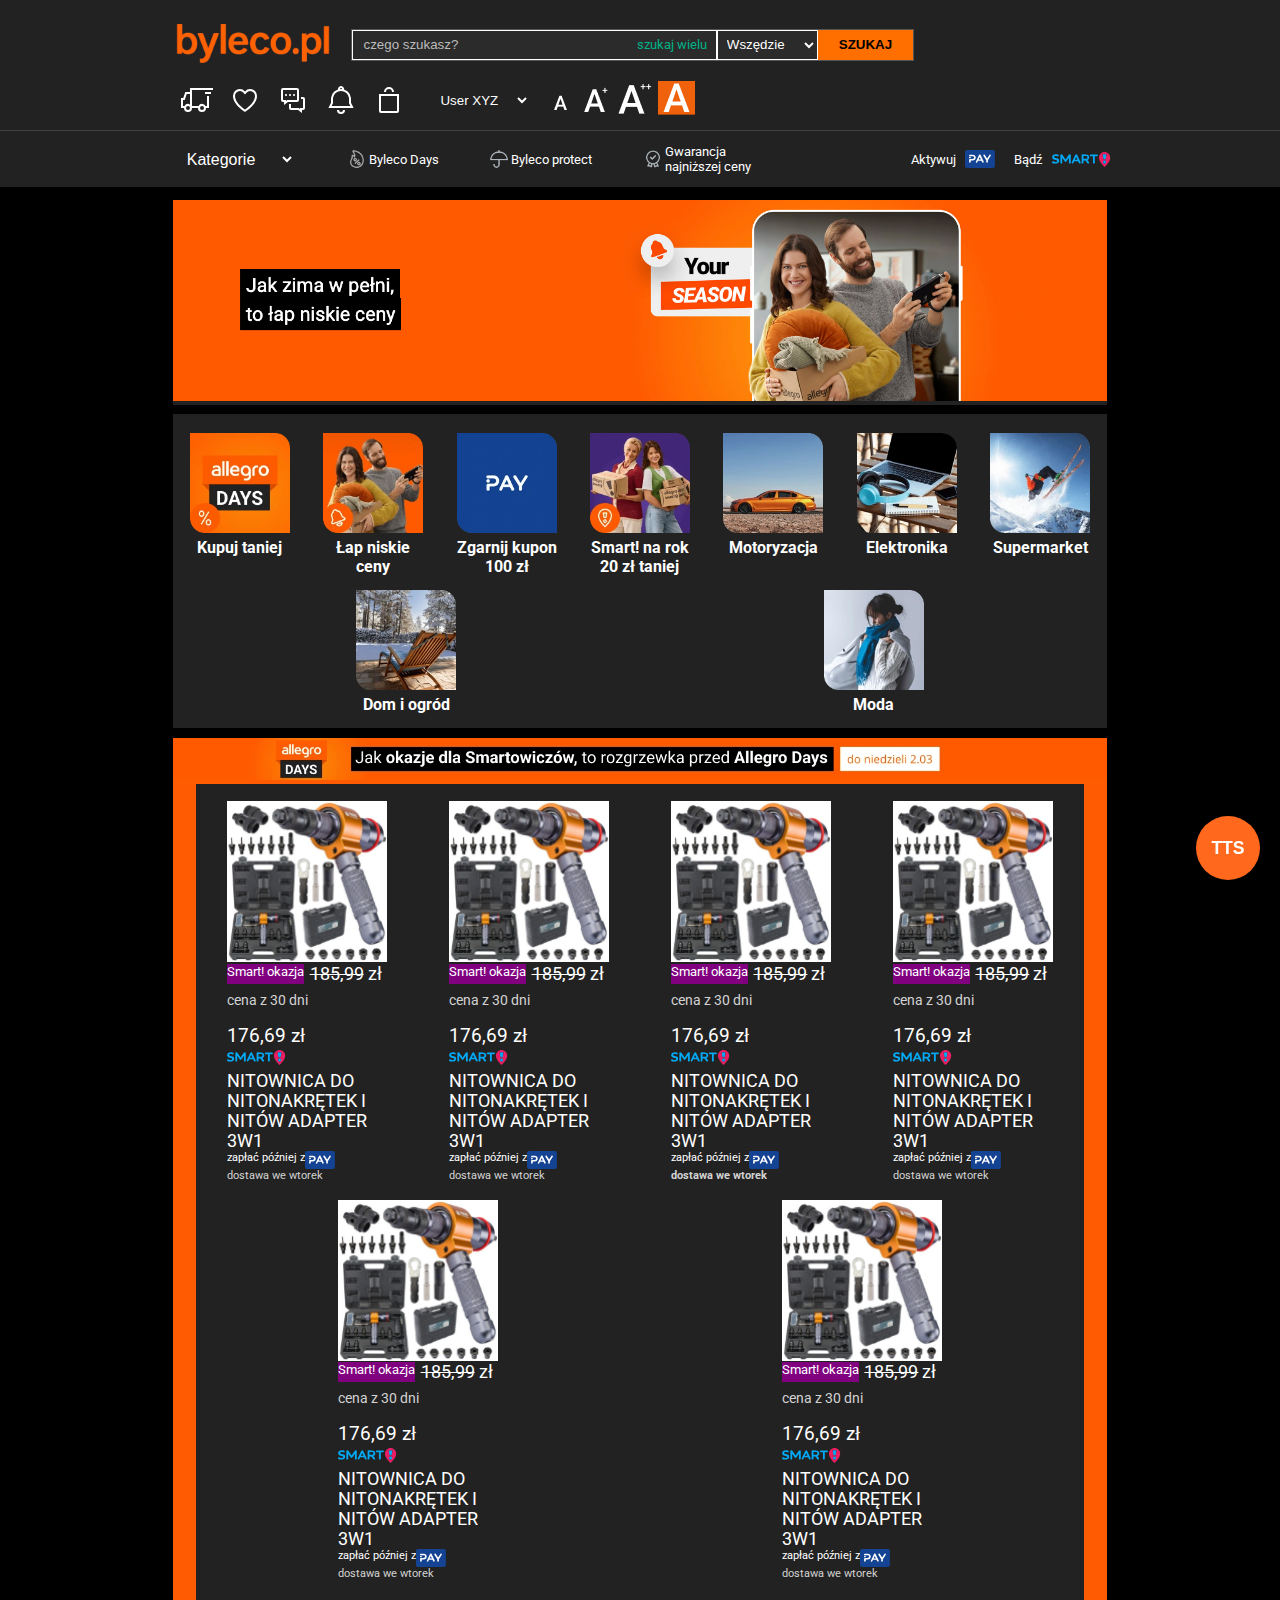
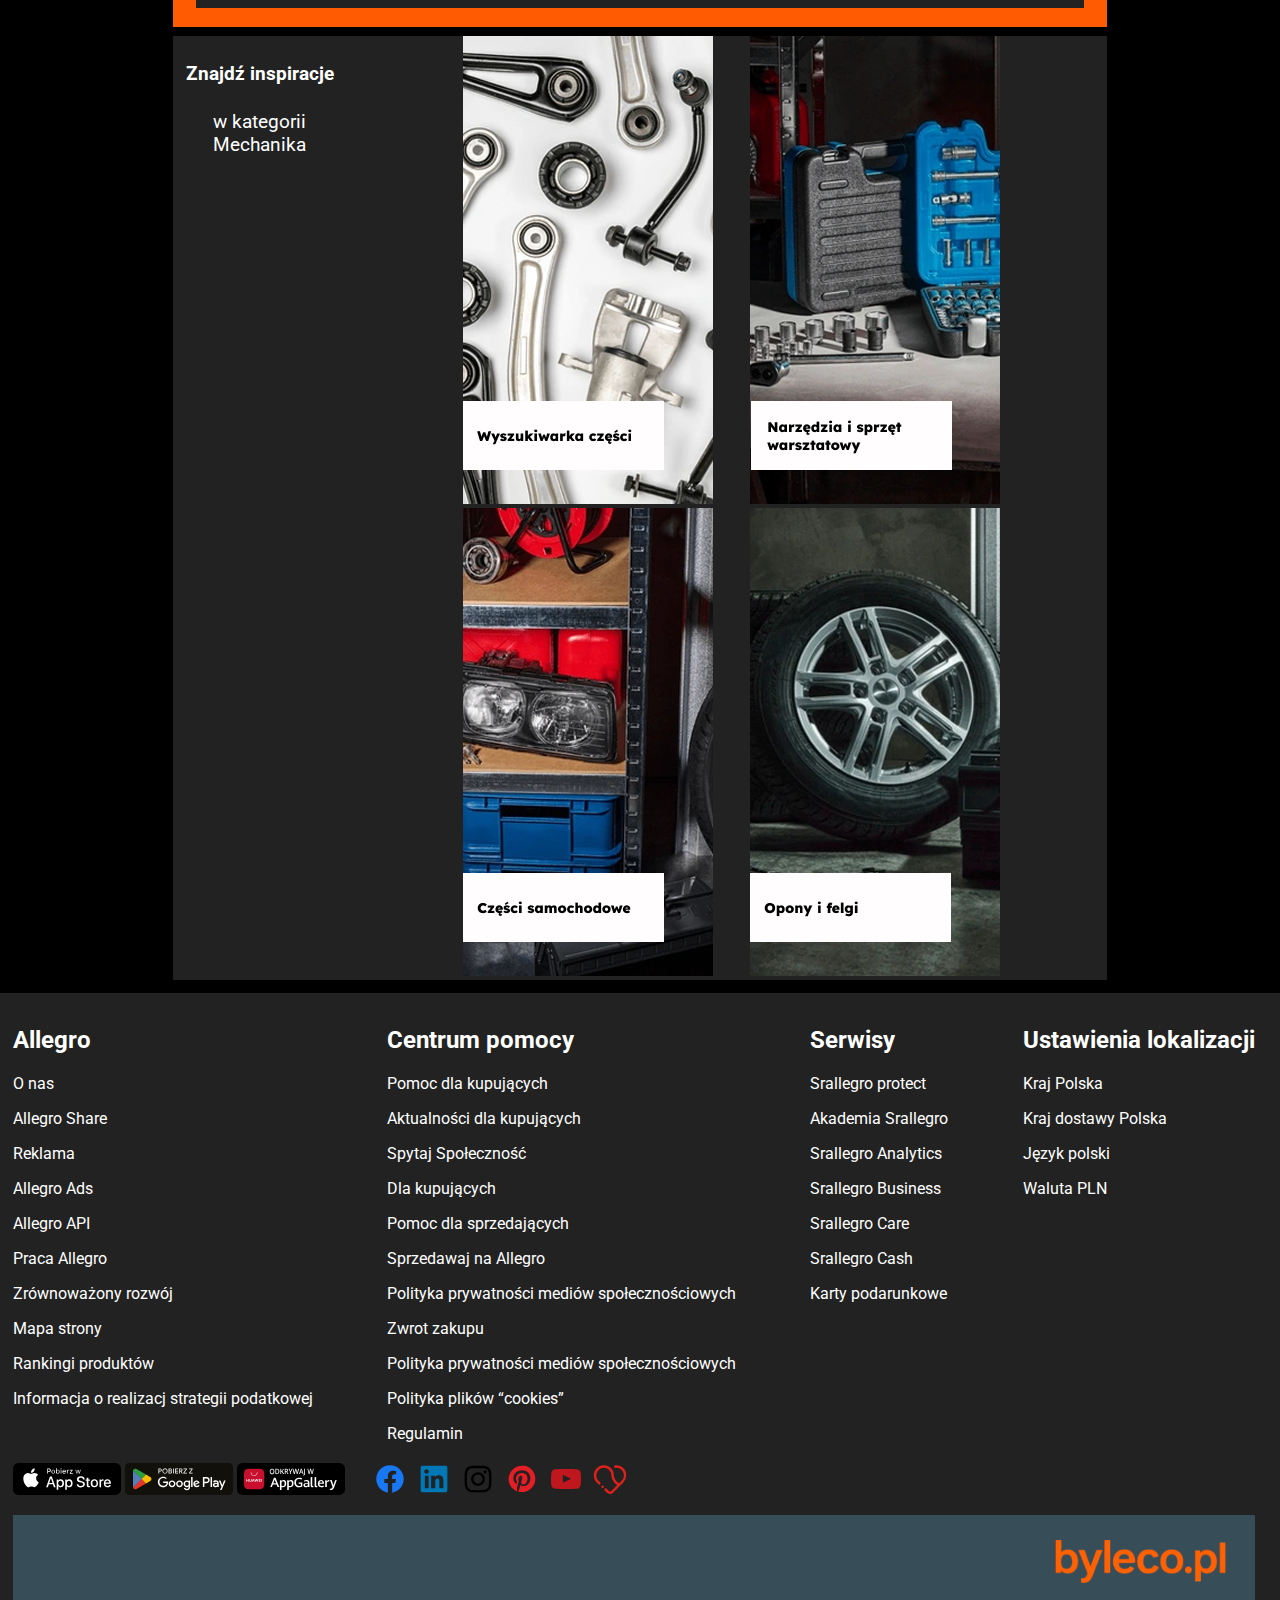
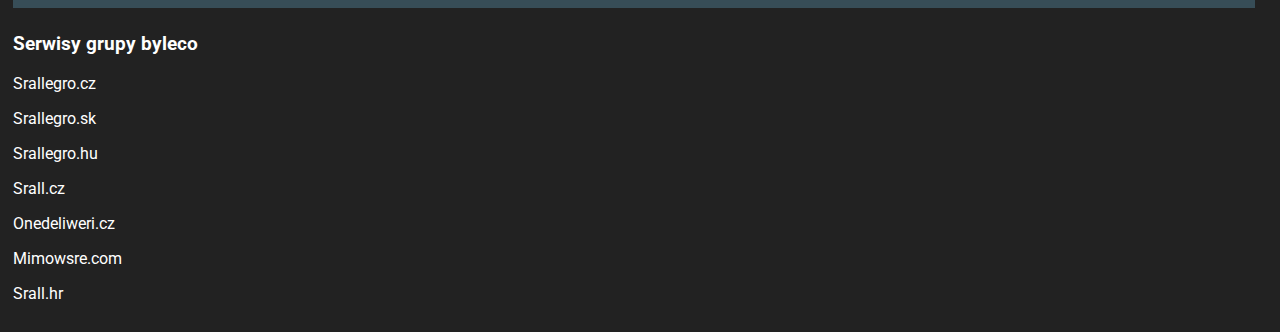
<file: src/index3.html>
<!DOCTYPE html>
<html lang="en">

<head>
    <meta charset="UTF-8">
    <meta name="viewport" content="width=device-width, initial-scale=1.0">
    <title>Allegro</title>
    <link rel="stylesheet" href="../css/main3.css">
    <link rel="preconnect" href="https://fonts.googleapis.com">
    <link rel="preconnect" href="https://fonts.gstatic.com" crossorigin>
    <link href="https://fonts.googleapis.com/css2?family=Roboto:ital,wght@0,100..900;1,100..900&display=swap"
        rel="stylesheet">

</head>

<body>
    <header>
        <div class="nav-desktop">
            <div class="nav-top">
                <a href="index3.html">
                <img src="../img/logo2.png" alt="logo" class="logo-img">
                </a>
                <div class="search-bar">
                    <input type="text" class="search-input" placeholder="czego szukasz?">
                    <span class="multi-search">szukaj wielu</span>
                    <select class="search-select">
                        <option>Wszędzie</option>
                        <option>Kategoria 1</option>
                        <option>Kategoria 2</option>
                    </select>
                    <button class="search-button">SZUKAJ</button>
                </div>
                <div class="navIcons">
                    <img src="../img/dostawa.svg" alt="czat">
                    <img src="../img/ulubione.svg" alt="powiadomienia">
                    <img src="../img/czat.svg" alt="dostawa">
                    <img src="../img/powiadomienia.svg" alt="">
                    <img src="../img/koszyk.svg" alt="">
                </div>
                <div class="user">
                    <select class="user-menu">
                        <option>User XYZ</option>
                        <option>Kategoria 1</option>
                        <option>Kategoria 2</option>
                    </select>
                </div>
                <img src="../img/view_switch.png" alt="" class="view_switch">
                <div class="app">
                    <img src="../img/A.png" alt="Normalny rozmiar" class="font-btn" data-zoom="1">
                    <img src="../img/ap.png" alt="Większa czcionka" class="font-btn" data-zoom="1.25">
                    <img src="../img/app.png" alt="Największa czcionka" class="font-btn" data-zoom="1.5">
                    <img src="../img/appp.png" alt="Przełącz kontrast" class="contrast-btn" style="cursor:pointer">
                </div>
                
            </div>
            <div class="nav-low">
                <div class="nav-low-left">
                    <select class="search-select-a">
                        <option>Kategorie</option>
                        <option>Kategoria 1</option>
                        <option>Kategoria 2</option>
                    </select>
                    <div class="allegro-days">
                        <img src="../img/allegro_days_icon.png" alt="">
                        <p>Byleco&nbsp;Days</p>
                    </div>
                    <div class="allegro-days">
                        <img src="../img/allegro_protect_icon.png" alt="">
                        <p>Byleco&nbsp;protect</p>
                    </div>
                    <div class="allegro-days">
                        <img src="../img/allegro_price_icon.png" alt="">
                        <p>Gwarancja<br>najniższej&nbsp;ceny</p>
                    </div>
                </div>
                <div class="nav-low-right">
                    <div class="aktywuj_pay">
                        <p>Aktywuj</p>&nbsp;&nbsp;
                        <img src="../img/allegro_pay.svg" alt="">
                    </div>
                    <div class="aktywuj_smart">
                        <p>Bądź</p>&nbsp;&nbsp;
                        <img src="../img/allegro_smart_icon.svg" alt="">
                    </div>
                </div>
            </div>
        </div>


        <div class="nav-tablet">
            <div class="nav-top">
                <div class="nav-top-left">
                    <a href="index3.html">
                <img src="../img/logo2.png" alt="logo" class="logo-img">
                </a>
                    <div class="app">
                        <img src="../img/A.png" alt="Normalny rozmiar" class="font-btn" data-zoom="1">

                        <!-- powiększenie 1 – 1,25 × -->
                        <img src="../img/ap.png" alt="Większa czcionka" class="font-btn" data-zoom="1.25">

                        <!-- powiększenie 2 – 1,5 × -->
                        <img src="../img/app.png" alt="Największa czcionka" class="font-btn" data-zoom="1.5">
                        <img src="../img/appp.png" alt="Przełącz kontrast" class="contrast-btn" style="cursor:pointer">
                    </div>
                </div>
                <div class="nav-top-right">
                    <div class="navIcons">
                        <img src="../img/dostawa.svg" alt="czat">
                        <img src="../img/ulubione.svg" alt="powiadomienia">
                        <img src="../img/czat.svg" alt="dostawa">
                        <img src="../img/powiadomienia.svg" alt="">
                        <img src="../img/koszyk.svg" alt="">
                    </div>

                    <img src="../img/view_switch.png" alt="" class="view_switch">
                </div>

            </div>
            <div class="nav-top-low">
                <div class="search-bar">
                    <input type="text" class="search-input" placeholder="czego szukasz?">
                    <span class="multi-search">szukaj wielu</span>
                    <select class="search-select">
                        <option>Wszędzie</option>
                        <option>Kategoria 1</option>
                        <option>Kategoria 2</option>
                    </select>
                    <button class="search-button">SZUKAJ</button>
                </div>
            </div>
            <div class="nav-low">
                <select class="search-select-a">
                    <option>Kategorie</option>
                    <option>Kategoria 1</option>
                    <option>Kategoria 2</option>
                </select>
                <div class="allegro-days">
                    <img src="../img/allegro_days_icon.png" alt="">
                    <p>Byleco Days</p>
                </div>
                <div class="allegro-days">
                    <img src="../img/allegro_protect_icon.png" alt="">
                    <p>Byleco protect</p>
                </div>
                <div class="allegro-days">
                    <img src="../img/allegro_price_icon.png" alt="">
                    <p>Gwarancja<br>najniższej ceny</p>
                </div>
                <div class="aktywuj_pay">
                    <p>Aktywuj</p>&nbsp;&nbsp;
                    <img src="../img/allegro_pay.svg" alt="">
                </div>
                <div class="aktywuj_smart">
                    <p>Bądź</p>&nbsp;&nbsp;
                    <img src="../img/allegro_smart_icon.svg" alt="">
                </div>
            </div>

        </div>


        <div class="nav-mobile">
            <div class="nav-top">
                <!-- <div class="logo"> -->
                <a href="index3.html">
                <img src="../img/logo2.png" alt="logo" class="logo-img">
                </a>
                <!-- </div> -->
                <div class="navIcons">
                    <img src="../img/czat.svg" alt="czat">
                    <img src="../img/powiadomienia.svg" alt="powiadomienia">
                    <img src="../img/dostawa.svg" alt="dostawa">
                </div>
                <!-- <div class="kontrast">
                    <img src="../img/a.jpg" alt="a">
                    <img src="../img/ap.jpg" alt="ap">
                    <img src="../img/app.jpg" alt="app">
                    <img src="../img/contrast.jpg" alt="contrast">
                </div> -->
            </div>
            <div class="nav-low">
                <!-- <div class="nav-low-1">
                    <label for="">Kategorie \/</label>
                    <img src="../img/nav2img1.svg" alt="">
                    <label for="">Allegro Days</label>
                    <img src="../img/nav2img2.svg" alt="">
                    <label for="">Allegro Days</label>
                    <img src="../img/nav2img3.svg" alt="">
                    <label for="">Allegro Days</label>
                    <img src="../img/nav2img4.svg" alt="">
                    <label for="">Allegro Days</label>
                </div> -->
                <div class="nav-low-top">
                    <img src="../img/jestes_smart.png" alt="" class="jestes_smart">
                    <img src="../img/aktywuj_pay.png" alt="" class="aktywuj_pay">
                    <div class="app">
                        <img src="../img/A.png" alt="Normalny rozmiar" class="font-btn" data-zoom="1">

                        <!-- powiększenie 1 – 1,25 × -->
                        <img src="../img/ap.png" alt="Większa czcionka" class="font-btn" data-zoom="1.25">

                        <!-- powiększenie 2 – 1,5 × -->
                        <img src="../img/app.png" alt="Największa czcionka" class="font-btn" data-zoom="1.5">
                        <img src="../img/appp.png" alt="Przełącz kontrast" class="contrast-btn" style="cursor:pointer">
                    </div>
                </div>
                <div class="nav-low-low">
                    <div class="inputSearch">
                        <input type="text" placeholder="czego szukasz?" class="search">
                        <img src="../img/photo_camera_icon.svg" alt="">
                    </div>

                    <!-- <img src="../img/view_switch.png" alt=""> -->
                </div>
            </div>
            <div class="nav-kat">
                <div>Katergorie</div>
            </div>
        </div>

    </header>
    <main>
        <div class="baner">
            <img src="../img/baner1.png" alt="baner1">
        </div>
        <div class="mainCat">
            <div class="cat">
                <img src="../img/allegro_days_photo.webp" alt="1">
                <h4>Kupuj taniej</h4>
            </div>
            <div class="cat">
                <img src="../img/low_prices_photo.webp" alt="2">
                <h4>Łap niskie ceny</h4>
            </div>
            <div class="cat">
                <img src="../img/allegro_pay_photo.webp" alt="3">
                <h4>Zgarnij kupon 100 zł</h4>
            </div>
            <div class="cat">
                <img src="../img/smart_photo.webp" alt="4">
                <h4>Smart! na rok 20 zł taniej</h4>
            </div>
            <div class="cat">
                <img src="../img/moto_photo.webp" alt="5">
                <h4>Motoryzacja</h4>
            </div>
            <div class="cat">
                <img src="../img/ele_photo.webp" alt="6">
                <h4>Elektronika</h4>
            </div>
            <div class="cat">
                <img src="../img/sport_photo.webp" alt="7">
                <h4>Supermarket</h4>
            </div>
            <div class="cat">
                <img src="../img/house_and_garden_photo.webp" alt="8">
                <h4>Dom i ogród</h4>
            </div>
            <div class="cat">
                <img src="../img/fashion_photo.webp" alt="9">
                <h4>Moda</h4>
            </div>
        </div>

        <div class="mainCat-mobile">
            <div class="cat-mobile">
                <img src="../img/allegro_days_photo.webp" alt="1">
                <h4>Kupuj taniej</h4>
            </div>
            <div class="cat-mobile">
                <img src="../img/allegro_days_photo.webp" alt="2">
                <h4>Łap niskie ceny</h4>
            </div>
            <div class="cat-mobile">
                <img src="../img/allegro_days_photo.webp" alt="3">
                <h4>Zgarnij kupon 100 zł</h4>
            </div>
            <div class="cat-mobile">
                <img src="../img/allegro_days_photo.webp" alt="4">
                <h4>Smart! na rok 20 zł taniej</h4>
            </div>
        </div>

        <div class="itemOffers">
            <div class="lowerBaner">
                <img src="../img/lower_baner_photo.webp" alt="lower-baner">
            </div>
            <div class="offersBG">
                <div class="offers">
                    <div class="product1" onclick="window.location='product_offer.html';">
                        <img src="../img/allegro_offer_image.png" alt="allegro_offer_image"
                            class="allegro_offer_image">
                        <span class="smart_okazja">Smart! okazja</span>
                        <span class="offer_price_old"><s>185,99</s> zł</span>
                        <span class="cena_z_30dni">cena z 30 dni</span>
                        <span class="offer_price">176,69 zł</span><br>
                        <img src="../img/allegro_smart_icon.svg" alt="allegro_smart_icon" class="allegro_smart_icon">
                        <span class="offer_name">NITOWNICA DO NITONAKRĘTEK I NITÓW ADAPTER 3W1</span>
                        <span class="pay_later">zapłać później z </span><img src="../img/allegro_pay.svg"
                                alt="allegro_pay_icon">
                        <span class="delivery_time">dostawa we wtorek</span>
                    </div>
                    <div class="product1" onclick="window.location='product_offer.html';">
                        <img src="../img/allegro_offer_image.png" alt="allegro_offer_image"
                            class="allegro_offer_image">
                        <span class="smart_okazja">Smart! okazja</span>
                        <span class="offer_price_old"><s>185,99</s> zł</span>
                        <span class="cena_z_30dni">cena z 30 dni</span>
                        <span class="offer_price">176,69 zł</span><br>
                        <img src="../img/allegro_smart_icon.svg" alt="allegro_smart_icon" class="allegro_smart_icon">
                        <span class="offer_name">NITOWNICA DO NITONAKRĘTEK I NITÓW ADAPTER 3W1</span>
                        <span class="pay_later">zapłać później z </span><img src="../img/allegro_pay.svg"
                                alt="allegro_pay_icon">
                        <span class="delivery_time">dostawa we wtorek</span>
                    </div>
                    <div class="product1" onclick="window.location='product_offer.html';">
                        <img src="../img/allegro_offer_image.png" alt="allegro_offer_image"
                            class="allegro_offer_image">
                        <span class="smart_okazja">Smart! okazja</span>
                        <span class="offer_price_old"><s>185,99</s> zł</span>
                        <span class="cena_z_30dni">cena z 30 dni</span>
                        <span class="offer_price">176,69 zł</span><br>
                        <img src="../img/allegro_smart_icon.svg" alt="allegro_smart_icon" class="allegro_smart_icon">
                        <span class="offer_name">NITOWNICA DO NITONAKRĘTEK I NITÓW ADAPTER 3W1</span>
                        <span class="pay_later">zapłać później z </span><img src="../img/allegro_pay.svg"
                                alt="allegro_pay_icon">
                        <span class="delivery_time"><b>dostawa we wtorek</b></span>
                    </div>
                    <div class="product1" onclick="window.location='product_offer.html';">
                        <img src="../img/allegro_offer_image.png" alt="allegro_offer_image"
                            class="allegro_offer_image">
                        <span class="smart_okazja">Smart! okazja</span>
                        <span class="offer_price_old"><s>185,99</s> zł</span>
                        <span class="cena_z_30dni">cena z 30 dni</span>
                        <span class="offer_price">176,69 zł</span><br>
                        <img src="../img/allegro_smart_icon.svg" alt="allegro_smart_icon" class="allegro_smart_icon">
                        <span class="offer_name">NITOWNICA DO NITONAKRĘTEK I NITÓW ADAPTER 3W1</span>
                        <span class="pay_later">zapłać później z </span><img src="../img/allegro_pay.svg"
                                alt="allegro_pay_icon">
                        <span class="delivery_time">dostawa we wtorek</span>
                    </div>
                    <div class="product1" onclick="window.location='product_offer.html';">
                        <img src="../img/allegro_offer_image.png" alt="allegro_offer_image"
                            class="allegro_offer_image">
                        <span class="smart_okazja">Smart! okazja</span>
                        <span class="offer_price_old"><s>185,99</s> zł</span>
                        <span class="cena_z_30dni">cena z 30 dni</span>
                        <span class="offer_price">176,69 zł</span><br>
                        <img src="../img/allegro_smart_icon.svg" alt="allegro_smart_icon" class="allegro_smart_icon">
                        <span class="offer_name">NITOWNICA DO NITONAKRĘTEK I NITÓW ADAPTER 3W1</span>
                        <span class="pay_later">zapłać później z </span><img src="../img/allegro_pay.svg"
                                alt="allegro_pay_icon">
                        <span class="delivery_time">dostawa we wtorek</span>
                    </div>
                    <div class="product1" onclick="window.location='product_offer.html';">
                        <img src="../img/allegro_offer_image.png" alt="allegro_offer_image"
                            class="allegro_offer_image">
                        <span class="smart_okazja">Smart! okazja</span>
                        <span class="offer_price_old"><s>185,99</s> zł</span>
                        <span class="cena_z_30dni">cena z 30 dni</span>
                        <span class="offer_price">176,69 zł</span><br>
                        <img src="../img/allegro_smart_icon.svg" alt="allegro_smart_icon" class="allegro_smart_icon">
                        <span class="offer_name">NITOWNICA DO NITONAKRĘTEK I NITÓW ADAPTER 3W1</span>
                        <span class="pay_later">zapłać później z </span><img src="../img/allegro_pay.svg"
                                alt="allegro_pay_icon">
                        <span class="delivery_time">dostawa we wtorek</span>
                    </div>
                </div>
            </div>
        </div>
        <div class="inspBaner">
            <div class="findInsp">
                <h3>Kategoria mechanika</h3>
                <h4>Znajdź inspiracje</h4>
                <p>w kategorii Mechanika</p>
            </div>
            <div class="inspImg">
                <div class="inspCat1">
                    <img src="../img/cat_moto_1.webp" alt="1">
                </div>
                <div class="inspCat2">
                    <img src="../img/cat_moto_2.webp" alt="2">
                </div>
                <div class="inspCat3">
                    <img src="../img/cat_moto_3.webp" alt="3">
                </div>
                <div class="inspCat4">
                    <img src="../img/cat_moto_5.webp" alt="4">
                </div>
            </div>
        </div>
    </main>
    <footer>
        <div class="frAllegro">
            <h2>Allegro</h2>
            <p>O nas</p>
            <p>Allegro Share</p>
            <p>Reklama</p>
            <p>Allegro Ads</p>
            <p>Allegro API</p>
            <p>Praca Allegro</p>
            <p>Zrównoważony rozwój</p>
            <p>Mapa strony</p>
            <p>Rankingi produktów</p>
            <p>Informacja o realizacj strategii podatkowej</p>

        </div>
        <div class="frCP">
            <h2>Centrum pomocy</h2>
            <p>Pomoc dla kupujących</p>
            <p>Aktualności dla kupujących</p>
            <p>Spytaj Społeczność</p>
            <p>Dla kupujących</p>
            <p>Pomoc dla sprzedających</p>
            <p>Sprzedawaj na Allegro</p>
            <p>Polityka prywatności mediów społecznościowych</p>
            <p>Zwrot zakupu</p>
            <p>Polityka prywatności mediów społecznościowych</p>
            <p>Polityka plików “cookies”</p>
            <p>Regulamin</p>
        </div>
        <div class="frSerwisy">
            <h2>Serwisy</h2>
            <p>Srallegro protect</p>
            <p>Akademia Srallegro</p>
            <p>Srallegro Analytics</p>
            <p>Srallegro Business</p>
            <p>Srallegro Care</p>
            <p>Srallegro Cash</p>
            <p>Karty podarunkowe </p>
        </div>
        <div class="frUstLok">
            <h2>Ustawienia lokalizacji</h2>
            <p>Kraj Polska</p>
            <p>Kraj dostawy Polska</p>
            <p>Język polski</p>
            <p>Waluta PLN</p>
        </div>

        <div class="socials">
            <div class="apki">
                <img src="../img/appstrore.svg" alt="">
                <img src="../img/googleplay.svg" alt="">
                <img src="../img/appgallery.svg" alt="">
            </div>
            <div class="sociale">
                <img src="../img/facebook.svg" alt="">
                <img src="../img/linkedin.svg" alt="">
                <img src="../img/instagram.svg" alt="">
                <img src="../img/pinterest.svg" alt="">
                <img src="../img/youtube.svg" alt="">
                <img src="../img/heart.svg" alt="">
            </div>
        </div>

        <div class="logo-footer">
            <img src="../img/logo2.png" alt="" class="logo-footer-img">
        </div>

        <div class="frSrw">
            <h3>Serwisy grupy byleco</h3>
            <p>Srallegro.cz</p>
            <p>Srallegro.sk</p>
            <p>Srallegro.hu</p>
            <p>Srall.cz</p>
            <p>Onedeliweri.cz</p>
            <p>Mimowsre.com</p>
            <p>Srall.hr</p>
        </div>
    </footer>

    <button id="tts-click-toggle" aria-pressed="false">TTS</button>


    <script src="../js/contrast.js"></script>
    <script src="../js/fontZoom.js"></script>
    <script src="../js/ttsClick.js"></script>

    <h1 class="h1-res">Strona nie obsługuje tej rozdzielczości</h1>
</body>

</html>
</file>
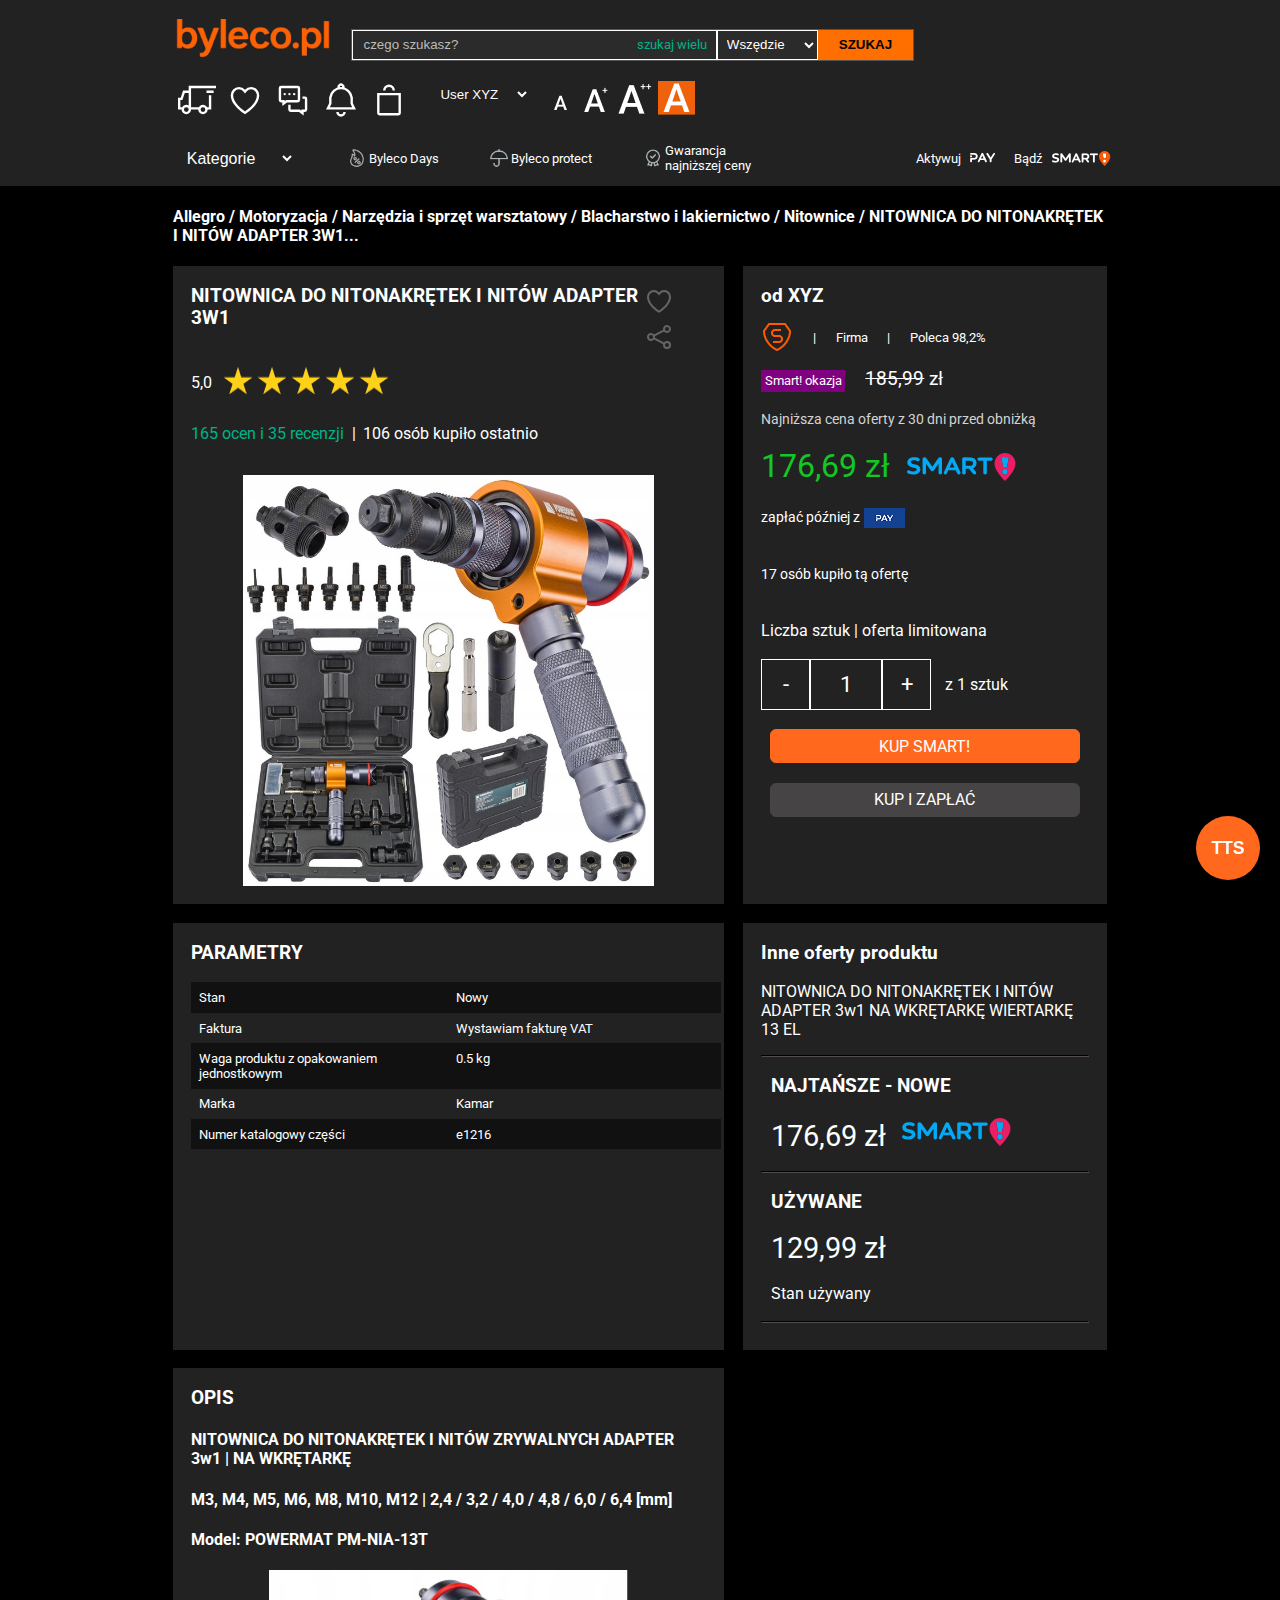
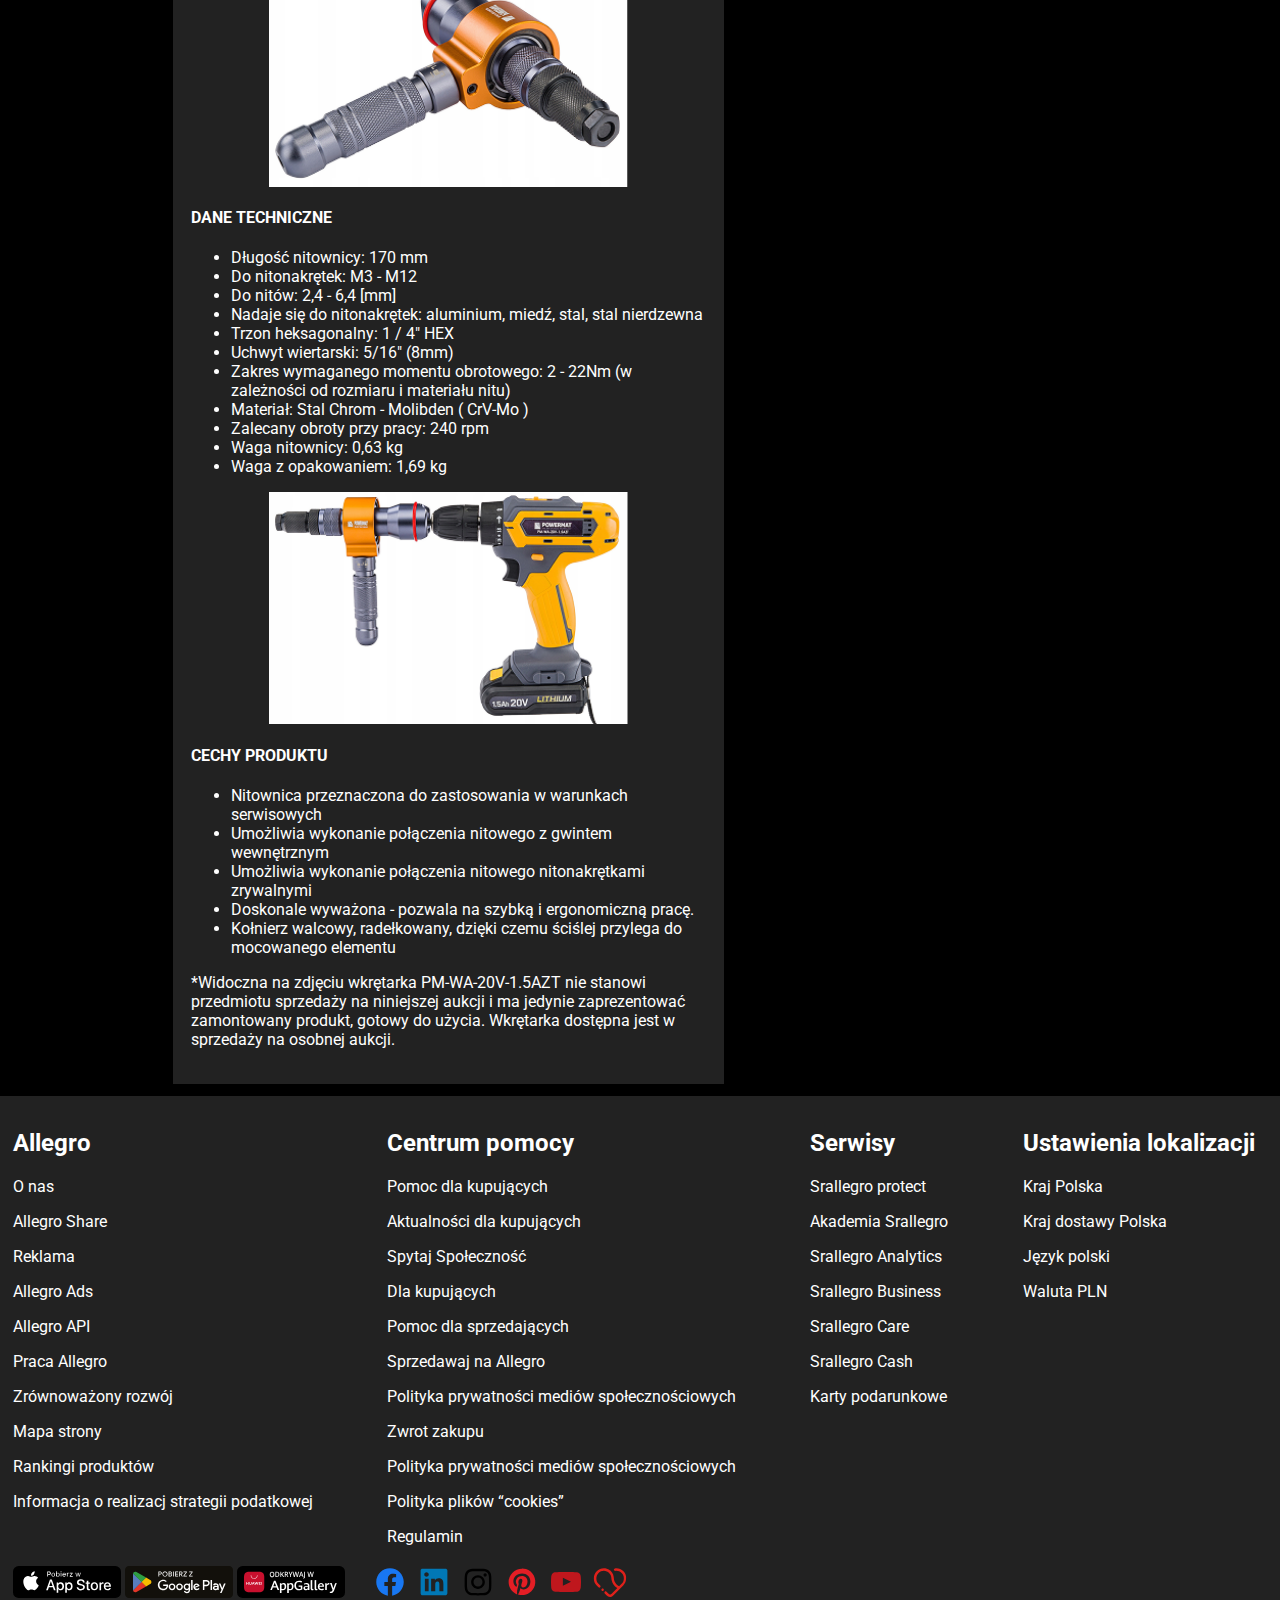
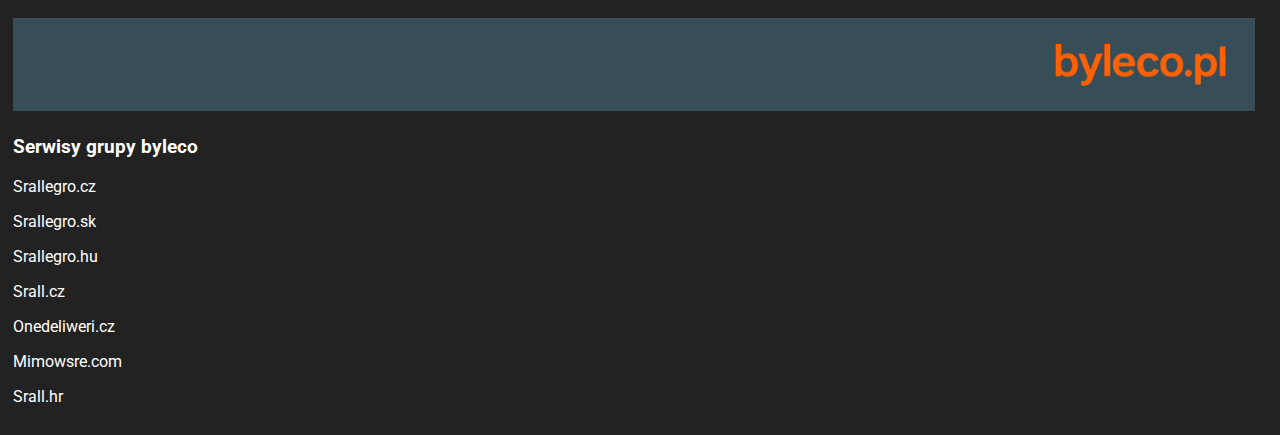
<file: src/product_offer.html>
<!DOCTYPE html>
<html lang="en">

<head>
    <meta charset="UTF-8">
    <meta name="viewport" content="width=device-width, initial-scale=1.0">
    <link rel="icon" type="image/x-icon" href="../img/favicon.ico">
    <title>Byleco</title>
    <link rel="stylesheet" href="../css/product_offer_style.css">
    <link rel="preconnect" href="https://fonts.googleapis.com">
    <link rel="preconnect" href="https://fonts.gstatic.com" crossorigin>
    <link href="https://fonts.googleapis.com/css2?family=Roboto:ital,wght@0,100..900;1,100..900&display=swap"
        rel="stylesheet">
    
    <script src="../js/contrast.js"></script>
    <script src="../js/fontZoom.js"></script>
    <script src="../js/ttsClick.js"></script>
</head>

<body>
    <header>
        <div class="nav-desktop">
            <div class="nav-top">
                <a href="index3.html">
                <img src="../img/logo2.png" alt="logo" class="logo-img">
                </a>
                <div class="search-bar">
                    <input type="text" class="search-input" placeholder="czego szukasz?">
                    <span class="multi-search">szukaj wielu</span>
                    <select class="search-select">
                        <option>Wszędzie</option>
                        <option>Kategoria 1</option>
                        <option>Kategoria 2</option>
                    </select>
                    <button class="search-button">SZUKAJ</button>
                </div>
                <div class="navIcons">
                    <img src="../img/dostawa.svg" alt="czat">
                    <img src="../img/ulubione.svg" alt="powiadomienia">
                    <img src="../img/czat.svg" alt="dostawa">
                    <img src="../img/powiadomienia.svg" alt="">
                    <img src="../img/koszyk.svg" alt="">
                </div>
                <div class="user">
                    <select class="user-menu">
                        <option>User XYZ</option>
                        <option>Kategoria 1</option>
                        <option>Kategoria 2</option>
                    </select>
                </div>
                <!-- <img src="../img/view_switch.png" alt="" class="view_switch"> -->
                <div class="app">
                    <img src="../img/A.png" alt="Normalny rozmiar" class="font-btn" data-zoom="1">
                    <img src="../img/ap.png" alt="Większa czcionka" class="font-btn" data-zoom="1.25">
                    <img src="../img/app.png" alt="Największa czcionka" class="font-btn" data-zoom="1.5">
                    <img src="../img/appp.png" alt="Przełącz kontrast" class="contrast-btn" style="cursor:pointer">
                </div>

            </div>
            <div class="nav-low">
                <div class="nav-low-left">
                    <select class="search-select-a">
                        <option>Kategorie</option>
                        <option>Kategoria 1</option>
                        <option>Kategoria 2</option>
                    </select>
                    <div class="allegro-days">
                        <img src="../img/allegro_days_icon.png" alt="">
                        <p>Byleco&nbsp;Days</p>
                    </div>
                    <div class="allegro-days">
                        <img src="../img/allegro_protect_icon.png" alt="">
                        <p>Byleco&nbsp;protect</p>
                    </div>
                    <div class="allegro-days">
                        <img src="../img/allegro_price_icon.png" alt="">
                        <p>Gwarancja<br>najniższej&nbsp;ceny</p>
                    </div>
                </div>
                <div class="nav-low-right">
                    <div class="aktywuj_pay">
                        <p>Aktywuj</p>&nbsp;&nbsp;
                        <img src="../img/allegro_pay_icon.png" alt="">
                    </div>
                    <div class="aktywuj_smart">
                        <p>Bądź</p>&nbsp;&nbsp;
                        <img src="../img/allegro_smart_icon.png" alt="">
                    </div>
                </div>
            </div>
        </div>


        <div class="nav-tablet">
            <div class="nav-top">
                <div class="nav-top-left">
                    <a href="index3.html">
                <img src="../img/logo2.png" alt="logo" class="logo-img">
                </a>
                    <div class="app">
                        <img src="../img/A.png" alt="Normalny rozmiar" class="font-btn" data-zoom="1">
                    <img src="../img/ap.png" alt="Większa czcionka" class="font-btn" data-zoom="1.25">
                    <img src="../img/app.png" alt="Największa czcionka" class="font-btn" data-zoom="1.5">
                    <img src="../img/appp.png" alt="Przełącz kontrast" class="contrast-btn" style="cursor:pointer">
                    </div>
                </div>
                <div class="nav-top-right">
                    <div class="navIcons">
                        <img src="../img/dostawa.svg" alt="czat">
                        <img src="../img/ulubione.svg" alt="powiadomienia">
                        <img src="../img/czat.svg" alt="dostawa">
                        <img src="../img/powiadomienia.svg" alt="">
                        <img src="../img/koszyk.svg" alt="">
                    </div>

                    <!-- <img src="../img/view_switch.png" alt="" class="view_switch"> -->
                </div>

            </div>
            <div class="nav-top-low">
                <div class="search-bar">
                    <input type="text" class="search-input" placeholder="czego szukasz?">
                    <span class="multi-search">szukaj wielu</span>
                    <select class="search-select">
                        <option>Wszędzie</option>
                        <option>Kategoria 1</option>
                        <option>Kategoria 2</option>
                    </select>
                    <button class="search-button">SZUKAJ</button>
                </div>
            </div>
            <div class="nav-low">
                <select class="search-select-a">
                    <option>Kategorie</option>
                    <option>Kategoria 1</option>
                    <option>Kategoria 2</option>
                </select>
                <div class="allegro-days">
                    <img src="../img/allegro_days_icon.png" alt="">
                    <p>Byleco Days</p>
                </div>
                <div class="allegro-days">
                    <img src="../img/allegro_protect_icon.png" alt="">
                    <p>Byleco protect</p>
                </div>
                <div class="allegro-days">
                    <img src="../img/allegro_price_icon.png" alt="">
                    <p>Gwarancja<br>najniższej ceny</p>
                </div>
                <div class="aktywuj_pay">
                    <p>Aktywuj</p>&nbsp;&nbsp;
                    <img src="../img/allegro_pay_icon.png" alt="">
                </div>
                <div class="aktywuj_smart">
                    <p>Bądź</p>&nbsp;&nbsp;
                    <img src="../img/allegro_smart_icon.png" alt="">
                </div>
            </div>

        </div>


        <div class="nav-mobile">
            <div class="nav-top">
                <!-- <div class="logo"> -->
                <a href="index3.html">
                <img src="../img/logo2.png" alt="logo" class="logo-img">
                </a>
                <!-- </div> -->
                <div class="navIcons">
                    <img src="../img/czat.svg" alt="czat">
                    <img src="../img/powiadomienia.svg" alt="powiadomienia">
                    <img src="../img/dostawa.svg" alt="dostawa">
                </div>
                <!-- <div class="kontrast">
                    <img src="../img/a.jpg" alt="a">
                    <img src="../img/ap.jpg" alt="ap">
                    <img src="../img/app.jpg" alt="app">
                    <img src="../img/contrast.jpg" alt="contrast">
                </div> -->
            </div>
            <div class="nav-low">
                <!-- <div class="nav-low-1">
                    <label for="">Kategorie \/</label>
                    <img src="../img/nav2img1.svg" alt="">
                    <label for="">Allegro Days</label>
                    <img src="../img/nav2img2.svg" alt="">
                    <label for="">Allegro Days</label>
                    <img src="../img/nav2img3.svg" alt="">
                    <label for="">Allegro Days</label>
                    <img src="../img/nav2img4.svg" alt="">
                    <label for="">Allegro Days</label>
                </div> -->
                <div class="nav-low-top">
                    <img src="../img/jestes_smart.png" alt="" class="jestes_smart">
                    <img src="../img/aktywuj_pay.png" alt="" class="aktywuj_pay">
                    <div class="app">
                        <img src="../img/A.png" alt="Normalny rozmiar" class="font-btn" data-zoom="1">
                    <img src="../img/ap.png" alt="Większa czcionka" class="font-btn" data-zoom="1.25">
                    <img src="../img/app.png" alt="Największa czcionka" class="font-btn" data-zoom="1.5">
                    <img src="../img/appp.png" alt="Przełącz kontrast" class="contrast-btn" style="cursor:pointer">
                    </div>
                </div>
                <div class="nav-low-low">
                    <div class="inputSearch">
                        <input type="text" placeholder="czego szukasz?" class="search">
                        <img src="../img/photo_camera_icon.svg" alt="">
                    </div>

                    <!-- <img src="../img/view_switch.png" alt=""> -->
                </div>
            </div>
        </div>

    </header>
    <main>
        <h4 class="h4-desktop">Allegro / Motoryzacja / Narzędzia i sprzęt warsztatowy / Blacharstwo i lakiernictwo / Nitownice / NITOWNICA
            DO NITONAKRĘTEK I NITÓW ADAPTER 3W1...</h4>
        <div class="offer-desktop">
            <div class="offer-main">
                <div class="offer-title">
                    <h3>NITOWNICA DO NITONAKRĘTEK I NITÓW ADAPTER 3W1</h3>
                    <div class="offer-title-img">
                        <img src="../img/ulubione.svg" alt="">
                        <img src="../img/share.svg" alt="">
                    </div>
                </div>
                <div class="rating">
                    <p>5,0</p>
                    <div class="stars">
                        <img src="../img/star.png" alt="">
                        <img src="../img/star.png" alt="">
                        <img src="../img/star.png" alt="">
                        <img src="../img/star.png" alt="">
                        <img src="../img/star.png" alt="">
                    </div>
                    <div class="ratingS">
                        <p class="ratingsQ">165 ocen i 35 recenzji</p>
                        <p>|</p>
                        <p>106 osób kupiło ostatnio</p>
                    </div>
                </div>
                <img src="../img/offer_img.jpeg" alt="" class="offer-img">
            </div>
            <div class="offer-buy">
                <h3 class="n_f">od XYZ</h3>
                <div class="firma">
                    <img src="../img/superseller_icon.png" alt="">
                    <p>|</p>
                    <p>Firma</p>
                    <p>|</p>
                    <p>Poleca 98,2%</p>
                </div>
                <span class="smart_okazja">Smart! okazja</span>
                <span class="offer_price_old"><s>185,99</s> zł</span><br><br>
                <span class="cena_z_30dni">Najniższa cena oferty z 30 dni przed obniżką</span><br><br>
                <div class="smart_price">
                    <span class="offer_price">176,69 zł</span><img src="../img/allegro_smart_icon.svg" alt="">
                </div><br>
                <span class="pay_later">zapłać później z <img src="../img/allegro_pay_photo.png" alt="allegro_pay_icon"
                        style="background-color: #144292;"></span><br><br>
                <span class="pay_later">17 osób kupiło tą ofertę </span><br><br>
                <span>Liczba sztuk | oferta limitowana</span><br><br>
                <div class="dodaj">
                    <div class="minus">-</div>
                    <div class="l_sztuk">1</div>
                    <div class="plus">+</div>
                    <p>z&nbsp;1&nbsp;sztuk</p>
                </div>
                <div class="kup_smart">KUP SMART!</div>
                <div class="kup_i_zaplac">KUP I ZAPŁAĆ</div>
            </div>
            <div class="offer-param">
                <h3>PARAMETRY</h3>
                <div class="param-odd">
                    <span class="p-one">Stan</span>
                    <span class="p-two">Nowy</span>
                </div>
                <div class="param-even">
                    <span class="p-one">Faktura</span>
                    <span class="p-two">Wystawiam fakturę VAT</span>
                </div>
                <div class="param-odd">
                    <span class="p-one">Waga produktu z opakowaniem jednostkowym</span>
                    <span class="p-two">0.5 kg</span>
                </div>
                <div class="param-even">
                    <span class="p-one">Marka</span>
                    <span class="p-two">Kamar</span>
                </div>
                <div class="param-odd">
                    <span class="p-one">Numer katalogowy części</span>
                    <span class="p-two">e1216</span>
                </div>
            </div>
            <div class="other_offers">
                <h3>Inne oferty produktu</h3>
                <p>NITOWNICA DO NITONAKRĘTEK I NITÓW ADAPTER 3w1 NA WKRĘTARKĘ WIERTARKĘ 13 EL</p>
                <hr>
                <div class="najtansze">
                    <h3>NAJTAŃSZE - NOWE</h3>
                    <span class="offer_price_s">176,69 zł</span><img src="../img/allegro_smart_icon.svg" alt="">
                </div>
                <hr>
                <div class="najtansze">
                    <h3>UŻYWANE</h3>
                    <span class="offer_price_s">129,99 zł</span><br><br>
                    <span class="stan">Stan używany</span>
                </div>
                <hr>
            </div>
            <div class="offer-desc">
                <h3>OPIS</h3>
                <h4>NITOWNICA DO NITONAKRĘTEK I NITÓW ZRYWALNYCH ADAPTER 3w1 | NA WKRĘTARKĘ</h4>
                <h4>M3, M4, M5, M6, M8, M10, M12 | 2,4 / 3,2 / 4,0 / 4,8 / 6,0 / 6,4 [mm]</h4>
                <h4>Model: POWERMAT PM-NIA-13T</h4>
                <img src="../img/offer_img_2.png" alt="">
                <h4>DANE TECHNICZNE</h4>
                <ul>
                    <li>Długość nitownicy: 170 mm
                    <li>Do nitonakrętek: M3 - M12</li>
                    <li> Do nitów: 2,4 - 6,4 [mm]</li>
                    <li>Nadaje się do nitonakrętek: aluminium, miedź, stal, stal nierdzewna</li>
                    <li>Trzon heksagonalny: 1 / 4" HEX</li>
                    <li>Uchwyt wiertarski: 5/16" (8mm)</li>
                    <li>Zakres wymaganego momentu obrotowego: 2 - 22Nm (w zależności od rozmiaru i materiału nitu)</li>
                    <li>Materiał: Stal Chrom - Molibden ( CrV-Mo )</li>
                    <li>Zalecany obroty przy pracy: 240 rpm</li>
                    <li>Waga nitownicy: 0,63 kg</li>
                    <li>Waga z opakowaniem: 1,69 kg</li>
                </ul>
                <img src="../img/offer_img_3.png" alt="">
                <h4>CECHY PRODUKTU</h4>
                <ul>
                    <li>Nitownica przeznaczona do zastosowania w warunkach serwisowych</li>
                    <li>Umożliwia wykonanie połączenia nitowego z gwintem wewnętrznym</li>
                    <li>Umożliwia wykonanie połączenia nitowego nitonakrętkami zrywalnymi</li>
                    <li>Doskonale wyważona - pozwala na szybką i ergonomiczną pracę.</li>
                    <li>Kołnierz walcowy, radełkowany, dzięki czemu ściślej przylega do mocowanego elementu</li>
                </ul>
                <p>*Widoczna na zdjęciu wkrętarka PM-WA-20V-1.5AZT nie stanowi przedmiotu sprzedaży na niniejszej aukcji
                    i
                    ma jedynie zaprezentować zamontowany produkt, gotowy do użycia. Wkrętarka dostępna jest w sprzedaży
                    na
                    osobnej aukcji.</p>
            </div>
        </div>

        <div class="offer-mobile">
            <h4>Allegro / Motoryzacja / Narzędzia i sprzęt warsztatowy / NITOWNICA DO NITONAKRĘTEK I NITÓW ADAPTER 3W1
            </h4>
            <div class="offer-head">
                <img src="../img/offer_img.jpeg" alt="" class="offer-img">
                <p>Stan: Nowy</p>
                <h3>NITOWNICA DO NITONAKRĘTEK I NITÓW ADAPTER 3W1</h3>
                <div class="rating">
                    <p>5,0</p>
                    <img src="../img/star.png" alt="">
                    <img src="../img/star.png" alt="">
                    <img src="../img/star.png" alt="">
                    <img src="../img/star.png" alt="">
                    <img src="../img/star.png" alt="">
                </div>

                <span class="smart_okazja">Smart! okazja</span>
                <span class="offer_price_old"><s>185,99</s> zł</span><br><br>
                <span class="cena_z_30dni">Najniższa cena oferty z 30 dni przed obniżką</span><br><br>
                <div class="smart_price">
                    <span class="offer_price">176,69 zł</span><img src="../img/allegro_smart_icon.svg" alt="">
                </div><br>
                <span class="pay_later">zapłać później z <img src="../img/allegro_pay_icon.png" alt="allegro_pay_icon"
                        style="background-color: #144292;"></span><br><br>
                <span class="pay_later">17 osób kupiło tą ofertę </span><br><br>
                <span>Liczba sztuk | oferta limitowana</span><br><br>
                <div class="dodaj">
                    <div class="minus">-</div>
                    <div class="l_sztuk">1</div>
                    <div class="plus">+</div>
                    <p>z&nbsp;1&nbsp;sztuk</p>
                </div>
            </div>
            <div class="other_offers">
                <h3>Inne oferty produktu</h3>
                <h4>NITOWNICA DO NITONAKRĘTEK I NITÓW ADAPTER 3w1 NA WKRĘTARKĘ WIERTARKĘ 13 EL</h4>
                <hr>
                <div class="najtansze">
                    <h3>NAJTAŃSZE - NOWE</h3>
                    <span class="offer_price">176,69 zł</span><img src="../img/allegro_smart_icon.svg" alt="">
                </div>
                <hr>
                <div class="najtansze">
                    <h3>UŻYWANE</h3>
                    <span class="offer_price">129,99 zł</span><br><br>
                    <span class="stan">Stan używany</span>
                </div>
                <hr>
            </div>
            <div class="offer_desc">
                <h3>OPIS</h3>
                <h4>NITOWNICA DO NITONAKRĘTEK I NITÓW ZRYWALNYCH ADAPTER 3w1 | NA WKRĘTARKĘ</h4>
                <h4>M3, M4, M5, M6, M8, M10, M12 | 2,4 / 3,2 / 4,0 / 4,8 / 6,0 / 6,4 [mm]</h4>
                <h4>Model: POWERMAT PM-NIA-13T</h4>
                <img src="../img/offer_img_2.png" alt="">
                <h4>DANE TECHNICZNE</h4>
                <ul>
                    <li>Długość nitownicy: 170 mm
                    <li>Do nitonakrętek: M3 - M12</li>
                    <li> Do nitów: 2,4 - 6,4 [mm]</li>
                    <li>Nadaje się do nitonakrętek: aluminium, miedź, stal, stal nierdzewna</li>
                    <li>Trzon heksagonalny: 1 / 4" HEX</li>
                    <li>Uchwyt wiertarski: 5/16" (8mm)</li>
                    <li>Zakres wymaganego momentu obrotowego: 2 - 22Nm (w zależności od rozmiaru i materiału nitu)</li>
                    <li>Materiał: Stal Chrom - Molibden ( CrV-Mo )</li>
                    <li>Zalecany obroty przy pracy: 240 rpm</li>
                    <li>Waga nitownicy: 0,63 kg</li>
                    <li>Waga z opakowaniem: 1,69 kg</li>
                </ul>
                <img src="../img/offer_img_3.png" alt="">
                <h4>CECHY PRODUKTU</h4>
                <ul>
                    <li>Nitownica przeznaczona do zastosowania w warunkach serwisowych</li>
                    <li>Umożliwia wykonanie połączenia nitowego z gwintem wewnętrznym</li>
                    <li>Umożliwia wykonanie połączenia nitowego nitonakrętkami zrywalnymi</li>
                    <li>Doskonale wyważona - pozwala na szybką i ergonomiczną pracę.</li>
                    <li>Kołnierz walcowy, radełkowany, dzięki czemu ściślej przylega do mocowanego elementu</li>
                </ul>
                <p>*Widoczna na zdjęciu wkrętarka PM-WA-20V-1.5AZT nie stanowi przedmiotu sprzedaży na niniejszej aukcji
                    i
                    ma jedynie zaprezentować zamontowany produkt, gotowy do użycia. Wkrętarka dostępna jest w sprzedaży
                    na
                    osobnej aukcji.</p>
                <div class="kup_smart">KUP SMART!</div>
                <div class="kup_i_zaplac">KUP I ZAPŁAĆ</div>
            </div>
        </div>
    </main>
    <footer>
        <div class="frAllegro">
            <h2>Allegro</h2>
            <p>O nas</p>
            <p>Allegro Share</p>
            <p>Reklama</p>
            <p>Allegro Ads</p>
            <p>Allegro API</p>
            <p>Praca Allegro</p>
            <p>Zrównoważony rozwój</p>
            <p>Mapa strony</p>
            <p>Rankingi produktów</p>
            <p>Informacja o realizacj strategii podatkowej</p>

        </div>
        <div class="frCP">
            <h2>Centrum pomocy</h2>
            <p>Pomoc dla kupujących</p>
            <p>Aktualności dla kupujących</p>
            <p>Spytaj Społeczność</p>
            <p>Dla kupujących</p>
            <p>Pomoc dla sprzedających</p>
            <p>Sprzedawaj na Allegro</p>
            <p>Polityka prywatności mediów społecznościowych</p>
            <p>Zwrot zakupu</p>
            <p>Polityka prywatności mediów społecznościowych</p>
            <p>Polityka plików “cookies”</p>
            <p>Regulamin</p>
        </div>
        <div class="frSerwisy">
            <h2>Serwisy</h2>
            <p>Srallegro protect</p>
            <p>Akademia Srallegro</p>
            <p>Srallegro Analytics</p>
            <p>Srallegro Business</p>
            <p>Srallegro Care</p>
            <p>Srallegro Cash</p>
            <p>Karty podarunkowe </p>
        </div>
        <div class="frUstLok">
            <h2>Ustawienia lokalizacji</h2>
            <p>Kraj Polska</p>
            <p>Kraj dostawy Polska</p>
            <p>Język polski</p>
            <p>Waluta PLN</p>
        </div>

        <div class="socials">
            <div class="apki">
                <img src="../img/appstrore.svg" alt="">
                <img src="../img/googleplay.svg" alt="">
                <img src="../img/appgallery.svg" alt="">
            </div>
            <div class="sociale">
                <img src="../img/facebook.svg" alt="">
                <img src="../img/linkedin.svg" alt="">
                <img src="../img/instagram.svg" alt="">
                <img src="../img/pinterest.svg" alt="">
                <img src="../img/youtube.svg" alt="">
                <img src="../img/heart.svg" alt="">
            </div>
        </div>

        <div class="logo-footer">
            <img src="../img/logo2.png" alt="" class="logo-footer-img">
        </div>

        <div class="frSrw">
            <h3>Serwisy grupy byleco</h3>
            <p>Srallegro.cz</p>
            <p>Srallegro.sk</p>
            <p>Srallegro.hu</p>
            <p>Srall.cz</p>
            <p>Onedeliweri.cz</p>
            <p>Mimowsre.com</p>
            <p>Srall.hr</p>
        </div>
    </footer>
    <button id="tts-click-toggle" aria-pressed="false">TTS</button>

</body>


    <h1 class="h1-res">Strona nie obsługuje tej rozdzielczości</h1>

</html>
</file>
<file: main3.css>
body {
    background-color: #000000;
    margin: 0;
    color: #ffffff;
    font-family: Roboto;
}

.nav-mobile {
    background-color: #222222;
}

.nav-top, .nav-low {
    margin-left: 5%;
    padding-top: 5%;
    display: flex;
    justify-content:space-between;
    flex-wrap: wrap;
}

/* .logo {
    width: auto;
    height: auto;
}  */

.logo-img {
    /* width: auto; */
    max-width: 50%;
    height: auto;
}

.nav-top > div {
    /* width: 100%;
    height: 100%; */
    margin-top: 1%;
    /* margin-right: 1%; */
}

.inputSearch {
    display: flex;
    height: auto;
}

.inputSearch > input[type="text"] {
    background-color: #413e3e;
    color: white;
    height: 24px;
    text-align: center;
    border: 0;
    border-radius: 6px;
}

.search::placeholder {
    color: #ACAAAA;
}



  .inputSearch select {
    padding: 10px;
    border: none;
    background-color: #222222;
    color: #ffffff;
    font-size: 14px;
    border: 1px solid white;
    border-right: none;
    height: 40px;
  }

  .inputSearch button {
    background: #ff681d;
    color: white;
    border: none;
    padding: 8px 16px;
    cursor: pointer;
    height: 40px;
  }

  .navIcons img {
    width: 32px;
    height: 32px;
    filter: brightness(0) invert(1); /* Białe ikony */
    cursor: pointer;
  }


  .kontrast {
    display: flex;
    align-items: center;
    gap: 6px;
  }

  .nav-low-1 img{
    width: 24px;
    height: 24px;
  }

main {
    margin-top: 1%;
    margin-left: 13.5%;
    margin-right: 13.5%;
}

.baner{
    
    background-color: #222222;
    height: auto;
    margin-bottom: 1%;
}

.baner img {
    width: 100%;
    height: auto;
}

.mainCat {
    background-color: #222222;
    display: flex;
    justify-content: space-around;
    flex-wrap: wrap;
    margin-bottom: 1%;
}

.cat img {
    width: 100%;
    max-width: 100px;
    height: auto;
    max-height: 100px;
}

.mainCat div {
    width: auto;
    max-width: 100px;
    height: 110%;
    margin-top: 1%;
    display: flex;
    justify-content: center;
    flex-wrap: wrap;
    padding: 0%;
    text-align: center;
    margin-right: 1%;
    margin-left: 1%;
}

.mainCat h4 {
    margin-top: 5px;
    margin-bottom: 5px;
    height: auto;
    font-size: 1vw;
}

.itemOffers {
    background-color: #FF5B03;
    height: auto;
    padding-bottom: 2%;
    
}

.offersBG {
    background-color: #222222;
    width: 95%;
    height: 90%;
    align-self: center;
    margin-left: auto;
    margin-right: auto;
    padding-bottom: 3%;
}

.offers {
    display: flex;
    justify-content: space-around;
    flex-wrap: wrap;
}


.lowerBaner img {
    width: 100%;
    height: auto;
}



.product1 {
    width: 50%;
    display: flex;
    flex-wrap: wrap;
    margin-top: 2%;
    margin-left: 1.5%;
    margin-right: 1.5%;
}

.smart_okazja {
    background-color: purple; 
    width: auto; 
    font-size: 3vw;
}

.offer_price_old {
    font-size: 90%; 
    text-align: right; 
    margin-left: auto; 
    margin-right: auto;
    font-size: 4vw;
}

.cena_z_30dni{
    width: 100%;
    margin-top: 5%; 
    margin-bottom: 10%;
    font-size: 14px;
    color: lightgrey;
}

.product1 > .allegro_smart_icon {
    margin-bottom: 4%;
}

.offer_name {

}

.pay_later {
    font-size: 70%;
}

.pay_later > img {
    
}

.delivery_time{
    font-size: 70%;
    color: lightgrey;
    text-decoration: solid;
}



.inspBaner {
    background-color: #222222;
    display: flex;
    justify-content: space-around;
    
}

.inspBaner img {
    width: 100%;
    height: auto;
}
















footer {
    margin-top: 1%;
    background-color: #222222;
    padding: 1%;
    display: flex;
    justify-content: space-between;
    flex-wrap: wrap;
}

footer > div {
    margin-right: 1%;
}

h3{
    margin-top: 0;
}

@media screen and (max-width: 768px) {
    .baner {
        display: none;
    }
    .mainCat {
        display: none;
    }

    .allegro_offer_image {
        /* width: auto; */
        
    /* max-width: 30vw;  */
    height: auto;
    min-width: 80%;
    }
}
</file>
<file: product_offer_style.css>
body {
    background-color: #000000;
    margin: 0;
    color: #ffffff;
    font-family: Roboto;
}

.nav-mobile {
    background-color: #222222;
}

.nav-top,
.nav-low {
    /* padding-left: 5%;
    padding-right: 5%;
    padding-top: 4%;
    padding-bottom: 4%; */
    display: flex;
    justify-content: space-between;
    flex-wrap: wrap;
    /* gap: 15% */
}



/* .logo {
    width: auto;
    height: auto;
}  */

.logo-img {
    /* width: auto; */
    max-width: 50%;
    height: auto;
}

.nav-top>div {
    /* width: 100%;
    height: 100%; */
    margin-top: 1%;
    /* margin-right: 1%; */
}

.inputSearch {
    display: flex;
    height: auto;
}

hr {
    border-color: #534D4D;
}

.inputSearch>input[type="text"] {
    background-color: #413e3e;
    color: white;
    height: 24px;
    text-align: center;
    border: 0;
    border-radius: 6px;
}

.search::placeholder {
    color: #ACAAAA;
}



.inputSearch select {
    padding: 10px;
    border: none;
    background-color: #222222;
    color: #ffffff;
    font-size: 14px;
    border: 1px solid white;
    border-right: none;
    height: 40px;
}

.inputSearch button {
    background: #ff681d;
    color: white;
    border: none;
    padding: 8px 16px;
    cursor: pointer;
    height: 40px;
}

img[alt="czat"],
img[alt="powiadomienia"] {
    /* margin-right: 2%; */
}

.navIcons img {
    /* width: 32px;
    height: 32px; */
    filter: brightness(0) invert(1);
    /* Białe ikony */
    cursor: pointer;
}


.kontrast {
    display: flex;
    align-items: center;
    gap: 6px;
}

.nav-low-1 img {
    width: 24px;
    height: 24px;
}

main {
    margin-top: 1%;
    margin-left: 13.5%;
    margin-right: 13.5%;
}

.baner {

    background-color: #222222;
    height: auto;
    margin-bottom: 1%;
}

.baner img {
    width: 100%;
    height: auto;
}

.mainCat {
    background-color: #222222;
    display: flex;
    justify-content: space-around;
    flex-wrap: wrap;
    /* margin-bottom: 1%; */
    gap: 2%;
    padding: 1%;
}

.cat img {
    width: 100%;
    max-width: 100px;
    height: auto;
    max-height: 100px;
}

.mainCat div {
    width: auto;
    max-width: 100px;
    height: 110%;
    margin-top: 1%;
    display: flex;
    justify-content: center;
    flex-wrap: wrap;
    padding: 0%;
    text-align: center;
    /* margin-right: 1%;
    margin-left: 1%; */
}

.mainCat h4 {
    margin-top: 5px;
    margin-bottom: 5px;
    height: auto;
    /* font-size: 1vw; */
}

.itemOffers {
    background-color: #FF5B03;
    height: auto;
    padding-bottom: 2%;

}

.offersBG {
    background-color: #222222;
    width: 95%;
    height: 90%;
    align-self: center;
    margin-left: auto;
    margin-right: auto;
    padding-bottom: 3%;
}

.offers {
    display: flex;
    justify-content: space-around;
    flex-wrap: wrap;
}


.lowerBaner img {
    width: 100%;
    height: auto;
}



.product1 {
    width: 40%;
    display: flex;
    flex-wrap: wrap;
    margin-top: 2%;
    margin-left: 1.5%;
    margin-right: 1.5%;
}

.smart_okazja {
    background-color: purple;
    width: auto;
    font-size: 100%;
}

.offer_price_old {
    font-size: 90%;
    text-align: right;
    margin-left: auto;
    margin-right: auto;
    font-size: 100%;
}

.cena_z_30dni {
    width: 100%;
    margin-top: 5%;
    margin-bottom: 10%;
    font-size: 14px;
    color: lightgrey;
}

.product1>.allegro_smart_icon {
    margin-bottom: 4%;
}

.offer_name {}

.pay_later {
    font-size: 70%;
}

.pay_later>img {}

.delivery_time {
    font-size: 70%;
    color: lightgrey;
    text-decoration: solid;
}



.inspBaner {
    background-color: #222222;
    /* display: flex;
    justify-content: space-around;*/
    margin-top: 1%;


}

.inspBaner img {
    width: 100%;
    height: auto;
}

.inspImg {
    display: flex;
    justify-content: space-around;
    flex-wrap: wrap;
    /* gap: 5%; */
}
















footer {
    margin-top: 1%;
    background-color: #222222;
    padding: 1%;
    display: flex;
    justify-content: space-between;
    flex-wrap: wrap;
}

footer>div {
    margin-right: 1%;
}

h3 {
    margin-top: 0;
}

@media screen and (min-width: 992px) {

    .offer-mobile {
        display: none;
    }

    .nav-mobile {
        display: none;
    }

    .nav-kat {
        display: none;
    }

    .mainCat-mobile {
        display: none;
    }

    .nav-tablet {
        display: none;
    }

    .logo-img {
        max-width: 160px;
        height: auto;
    }

    .nav-top {
        padding-top: 1.5%;
        display: flex;
        flex-wrap: wrap;
        justify-content: flex-start;
        gap: 2%;
    }

    .search-bar {
        display: flex;
        width: 60%;
        max-width: 600px;
        border: 1px solid #555;
        /* margin-top: auto;
        margin-bottom: auto; */
        height: 30px;
    }

    .search-input {
        flex: 1;
        background-color: #2b2b2b;
        color: #fff;
        border: none;
        padding: 10px;
        border: 1px solid white;
    }

    .search-input::placeholder {
        color: #bbb;
    }

    .multi-search {
        color: #00b388;
        font-size: 0.8em;
        margin-left: -80px;
        margin-right: 10px;
        align-self: center;
    }

    .search-select {
        background-color: #2b2b2b;
        color: #fff;
        /* border: none; */
        padding: 5px;
        border: 1px solid white;
    }

    .search-button {
        background-color: #ff6f00;
        color: white;
        border: 1px solid #ff6f00;
        padding: 10px 20px;
        font-weight: bold;
        cursor: pointer;
    }

    .user-menu {
        background-color: #222222;
        color: #fff;
        border: none;
        padding: 5px;
        /* border: 1px solid white; */
    }

    .nav-top, .nav-low {
        padding-left: 13.5%;
        padding-right: 13.5%;
        background-color: #222222;
    }

    .view_switch {
        width: 80px;
        height: 30px;
        margin-top: auto;
        margin-bottom: auto;
    }

    .logo-footer {
        width: 100%;
        height: auto;
        background-color: #374d57;
        padding: 2%;
        display: flex;
        justify-content: flex-end;
        margin-top: 1%;
        margin-bottom: 2%;
    }

    .logo-footer-img {
        width: 15%;
        height: auto;

    }

    .socials {
        width: 100%;
        display: flex;
        gap: 2%;
        margin-top: auto;
        margin-bottom: auto;
    }

    .apki img {
        width: 108px;
        height: 40px;
    }

    .sociale img {
        width: 40px;
        height: 40px;
    }

    .inspBaner {

        display: flex;
        justify-content: flex-start;
        gap: 2%;
        padding-left: 1%;
    }

    .findInsp {
        height: 100%;
        text-align: center;
    }

    .findInsp>h4 {
        font-size: 120%;
    }

    .findInsp>p {
        font-size: 120%;
    }

    .findInsp>h3 {
        display: none;
    }

    .inspImg {
        width: 100%;
        display: flex;
        justify-content: center;
        flex-wrap: wrap;
        gap: 5%;
        row-gap: 10%;
    }

    .inspImg img {
        width: 100%;
        max-width: 100%;
        height: auto;
    }

    .product1 {
        width: 160px;
        height: auto;
    }

    .allegro_offer_image {
        width: 160px;
        height: auto;
        margin-bottom: 1%;
    }

    .smart_okazja {
        background-color: purple;
        width: auto;
        font-size: 80%;
        padding: 1%;
    }

    .offer_price_old {
        font-size: 120%;
        text-align: right;
        margin-left: auto;
        margin-right: auto;
    }

    .cena_z_30dni {
        width: 100%;
        margin-top: 5%;
        margin-bottom: 10%;
        font-size: 14px;
        color: lightgrey;
    }

    .offer_price {
        width: 100%;
        font-size: 120%;
        margin-bottom: 1%;
    }

    .product1>.allegro_smart_icon {
        margin-bottom: 4%;
    }

    .offer_name {
        font-size: 110%;
    }

    .pay_later {
        font-size: 70%;
    }

    .pay_later>img {}

    .delivery_time {
        font-size: 70%;
        color: lightgrey;
        text-decoration: solid;
    }

    .mainCat {
        margin-bottom: 1%;
    }

    .navIcons {
        display: flex;
        justify-content: space-around;
        gap: 5%;
        
    }

    

    .allegro-days,
    .aktywuj_pay,
    .aktywuj_smart {
        width: auto;
        height: auto;
        display: flex;
        align-items: center;
        font-size: 80%;
        gap: 2%;
    }

    .allegro-days img {
        width: 20px;
        height: 20px;
        /* margin-right: 1%; */
    }

    

    .search-select-a {
        background-color: #222222;
        color: #fff;
        border: none;
        padding: 10px;
        font-size: 100%;

    }

    .nav-low-left {
        width: 70%;
        display: flex;
        justify-content: flex-start;
        gap: 8%;
    }

    .nav-low-right {
        width: 30%;
        display: flex;
        justify-content: flex-end;
        gap: 8%;
    }

    .nav-low {
        display: flex;
        flex-wrap: wrap;
    }

    .offer-desktop {
        display: flex;
        justify-content: space-between;
        flex-wrap: wrap;
    }

    .offer-main {
        width: 55%;
        height: auto;
        background-color: #222222;
        padding: 2%;
    }

    .offer-buy {
        width: 35%;
        height: auto;
        background-color: #222222;
        padding: 2%;
    }

    .offer-param {
        width: 55%;
        height: auto;
        background-color: #222222;
                padding: 2%;
                margin-top: 2%;

    }

    .other_offers {
        width: 35%;
        height: auto;
        background-color: #222222;
                padding: 2%;
                margin-top: 2%;

    }

    .offer-desc {
        width: 55%;
        height: auto;
        background-color: #222222;
                padding: 2%;
                margin-top: 2%;
    }

    .rating {
        display: flex;
        align-items: center;
        flex-wrap: wrap;
        gap: 2%;
        width: 100%;
    }
    
    .rating img {
        width: 30px;
        height: 28px;
    }

    .ratingS {
        width: 70%;
        display: flex;
         flex-wrap: wrap;
         justify-content: flex-start;
         gap: 2%;
    }

    .ratingsQ {
        color: #00b388;
    }

    .offer-title {
        display: flex;
        /* align-items: flex-start; */
        justify-content: space-between;
    }

    .offer-title img{
        margin-top: 0;
    }

    .offer-img {
        width: 80%;
        height: auto;
        display: block;
        margin-left: auto;
        margin-right: auto;
        margin-top: 3%;
    }
    .firma {
        width: 100%;
        display: flex;
        justify-content: flex-start;
        gap: 6%;
        font-size: 80%; 
        padding-top: 3%;
        padding-bottom: 3%;
    }

    .firma img {
        width: 32px;
        height: 32px;
        display: block;
        margin-top: auto;
        margin-bottom: auto;
    }

    .offer_price_old {
        margin-left: 5%;
    }

    .smart_price {
        display: flex;
        justify-content: flex-start;
        align-items: center;
    }

    .offer_price {
        font-size: 200%;
        color: #12c824;
        width: auto;
    }

    .offer_price_s {
        font-size: 180%;
        width: auto;
    }

    .najtansze {
        padding: 3%;
    }

    .najtansze img {
        
        width: 110px;
        height: 30px;
        margin-left: 5%;
    }

    .smart_price > img{
        width: 110px;
        height: 30px;
        margin-left: 5%;
        margin-bottom: 1%;
    }

    .pay_later {
        font-size: 90%;
        display: flex;
        align-items: center;
        gap: 1%;
    }

    .dodaj {
        width: 70%;
        /* border: 1px solid white; */
        height: auto;
        display: flex;
        text-align: center;
    }

    .dodaj div {
        padding: 5%;
        font-size: 140%;

    }

    .dodaj p {
        width: 20%;
        height: auto;
        font-size: 100%;
        margin-left: 6%;
    }

    .minus, .plus {
        width: 25%;
        border: 1px solid white;
    }

    .l_sztuk {
        width: 50%;
        border: 1px solid white;
    }

    .n_f {
        margin-bottom: 0px;
    }

    .kup_smart {
                margin-top: 6%;

        background-color: #ff681d;
        width: 90%;
        min-width: 150px;
        padding: 2%;
        text-align: center;
        border: 1px solid #ff681d;
        border-radius: 6px;
        margin-left: auto;
        margin-right: auto;
    }
    .kup_i_zaplac {
        margin-top: 6%;
        background-color: #464444;
        width: 90%;
        min-width: 150px;
        padding: 2%;
        text-align: center;
        border: 1px solid #464444;
        border-radius: 6px;
        margin-left: auto;
        margin-right: auto;
    }

    

    .param-odd {
        width: 100%;
        background-color: #121111;
        display: flex;
        justify-content: flex-start;
        padding: 1.5%;
        font-size: 80%;
    }

    .p-one {
        width: 50%;
    }

    .p-two {
        width: 50%;
    }

    .param-even {
        width: 100%;
        display: flex;
        justify-content: flex-start;
        padding: 1.5%;
        font-size: 80%;
    }

    .offer-desc img {
        display: block;
        width: 70%;
        margin-left: auto;
        margin-right: auto;
    }



}

@media screen and (min-width: 768px) and (max-width: 991px) {
    .offer-desktop {
        display: none;
    }

    .h4-desktop {
        display: none;
    }
    .nav-desktop {
        display: none;
    }
    .socials {
        display: none;
    }
    .nav-mobile {
        display: none;
    }

    .nav-kat {
        display: none;
    }

    .mainCat-mobile {
        display: none;
    }

    .cat:has(img[alt="8"]),
    .cat:has(img[alt="9"]) {
        display: none;
    }

    .logo-img {
        max-width: 160px;
        height: auto;
    }

    .view_switch {
        max-width: 80px;
        height: 30px;
        /* margin: auto; */
    }

    .nav-tablet {
        background-color: #222222;
    }

    .nav-top {
        padding: 2%;
    }


    .nav-top-left {
        width: auto;
        height: auto;
        display: flex;
        align-items: center;
        gap: 5%;
    }

    .app {

        margin-bottom: 3%;
    }

    .nav-top-right {
        width: auto;
        height: auto;
        display: flex;
        gap: 5%;
    }

    .app {
        display: flex;
        gap: 8%;
    }

    .navIcons {
        display: flex;
        width: auto;
        height: auto;
        gap: 10%;
        justify-content: flex-end;
        align-items: center;
    }

    .view_switch {
        margin-top: auto;
        margin-bottom: auto;
    }

    .navIcons img {
        max-width: 32px;
    }

    main {
        width: 100%;
        margin: 0;
    }

    .search-bar {
        display: flex;
        width: 80%;
        border: 1px solid #555;
        margin-left: auto;
        margin-right: auto;
    }

    .search-input {
        flex: 1;
        background-color: #2b2b2b;
        color: #fff;
        border: none;
        padding: 10px;
        border: 1px solid white;
    }

    .search-input::placeholder {
        color: #bbb;
    }

    .multi-search {
        color: #00b388;
        font-size: 0.8em;
        margin-left: -80px;
        margin-right: 10px;
        align-self: center;
    }

    .search-select {
        background-color: #2b2b2b;
        color: #fff;
        /* border: none; */
        padding: 10px;
        border: 1px solid white;
    }

    .search-button {
        background-color: #ff6f00;
        color: white;
        border: none;
        padding: 10px 20px;
        font-weight: bold;
        cursor: pointer;
    }

    .nav-top-low {
        padding-bottom: 1%;
    }

    .search-select-a {
        background-color: #222222;
        color: #fff;
        border: none;
        padding: 10px;
        font-size: 110%;

    }

    .allegro-days,
    .aktywuj_pay,
    .aktywuj_smart {
        width: auto;
        height: auto;
        display: flex;
        align-items: center;
        font-size: 80%;
    }

    .allegro-days img {
        width: 20px;
        height: 20px;
        /* margin-right: 1%; */
    }

    .nav-low {
        padding: 1%;
    }

    .cat img {
        width: 80px;
        height: 80px;
    }

    .cat h4 {
        font-size: 80%;
    }

    .mainCat {
        padding-top: 3%;
        padding-bottom: 3%;
    }

    .product1 {
        width: 130px;
        height: auto;
    }

    .allegro_offer_image {
        width: 130px;
        height: auto;
        margin-bottom: 1%;
    }

    .smart_okazja {
        background-color: purple;
        width: auto;
        font-size: 70%;
    }

    .offer_price_old {
        font-size: 80%;
        text-align: right;
        margin-left: auto;
        margin-right: auto;
    }

    .cena_z_30dni {
        width: 100%;
        margin-top: 5%;
        margin-bottom: 10%;
        font-size: 12px;
        color: lightgrey;
    }

    .offer_price {
        width: 100%;
    }

    .inspBaner {
        display: flex;
        justify-content: flex-start;
        padding-bottom: 0;
    }

    .findInsp {
        height: 100%;
        width: auto;
        text-align: center;
    }

    .inspImg {
        width: 100%;
    }

    .inspImg {
        display: flex;
        justify-content: space-around;
        flex-wrap: wrap;
        gap: 1%;
    }

    .logo-footer {
        width: 100%;
        height: auto;
        background-color: #374d57;
        padding: 8%;
        display: flex;
        justify-content: center;
        margin-top: 3%;
        margin-bottom: 5%;
    }

    .logo-footer-img {
        width: 30%;
        height: auto;
        margin-left: auto;
        margin-right: auto;
    }

    .frSrw {
        display: flex;
        gap: 10%;
        flex-wrap: wrap;
    }

    .frSrw>h3 {
        width: 100%;
    }

    main {
        background-color: #211f1f;
        /* padding: 2%; */
    }

    .offer-mobile {
        padding: 2%;
    }

    .offer-head {
        width: 100%;
        height: auto;
        padding-bottom: 5%;
    }

    .offer-img {
        width: 100%;
        height: auto;
        max-width: 400px;
        margin-left: auto;
        margin-right: auto;
        display: block;
    }

    .rating img {
        width: 30px;
        height: 28px;
    }

    .rating {
        display: flex;
        justify-content: flex-start;
        align-items: center;
        gap: 2%;
    }

    .offer_price_old {
        margin-left: 5%;
    }

    .offer_price {
        font-size: 200%;
        color: #12c824;
    }

    .smart_price > img, .najtansze > img{
        width: 110px;
        height: 30px;
        margin-left: 5%;
    }

    .pay_later {
        font-size: 90%;
    }

    .dodaj {
        width: 50%;
        /* border: 1px solid white; */
        height: auto;
        display: flex;
        text-align: center;
    }

    .dodaj div {
        padding: 5%;
        font-size: 150%;

    }

    .dodaj p {
        width: 20%;
        font-size: 110%;
        margin-left: 4%;
    }

    .minus, .plus {
        width: 25%;
        border: 1px solid white;
    }

    .l_sztuk {
        width: 50%;
        border: 1px solid white;
    }

    .other_offers {
        width: 100%;
        /* padding: 2%; */
        padding-top: 5%;
        background-color: #222222;
    }

    .other_offers h4 {
        text-decoration: none;
    }

    .other_offers {
        
    }

    .najtansze > .offer_price{
        /* padding: 2%; */
        color: white;
    }

    .najtansze {
        /* padding: 2%; */
    }

    .najtansze h3 {
        color: #a39a9a;
    }

    .stan {
        color: #a39a9a;
    }

    .offer_desc > img {
        width: 100%;
        max-width: 350px;
        margin-left: auto;
        margin-right: auto;
        display: block;
    }
    
    .kup_smart {
        background-color: #ff681d;
        width: 60%;
        min-width: 150px;
        padding: 2%;
        text-align: center;
        border: 1px solid #ff681d;
        border-radius: 6px;
        margin-left: auto;
        margin-right: auto;
    }
    .kup_i_zaplac {
        margin-top: 3%;
        background-color: #464444;
        width: 60%;
        min-width: 150px;
        padding: 2%;
        text-align: center;
        border: 1px solid #464444;
        border-radius: 6px;
        margin-left: auto;
        margin-right: auto;
    }

    

}

@media screen and (max-width: 767px) {
    .h4-desktop {
        display: none;
    }
    .offer-desktop {
        display: none;
    }
    .baner {
        display: none;
    }

    .socials {
        display: none;
    }

    .nav-desktop {
        display: none;
    }

    .mainCat {
        display: none;
    }



    .nav-tablet {
        display: none;
    }

    .allegro_offer_image {
        /* width: auto; */

        /* max-width: 30vw;  */
        height: auto;
        min-width: 80%;
    }

    main {
        margin-left: 0;
        margin-right: 0;
        margin-top: 5%;
    }

    .findInsp>h4,
    .findInsp>p {
        display: none;
    }

    .findInsp {
        text-align: center;
        padding-top: 5%;

    }

    .inspBaner {
        padding-left: 5%;
        padding-right: 5%;
    }

    .inspBaner img {
        width: 144px;
        height: 288px;
    }

    .logo-img {
        max-width: 160px;
    }

    .nav-top {
        background-color: #312f2f;
        padding-left: 5%;
        padding-right: 5%;
        padding-top: 4%;
        padding-bottom: 4%;

    }

    .navIcons {
        margin-left: auto;
        margin-right: auto;
    }

    .jestes_smart {
        width: 23%;
        height: auto;
        max-width: 115px;
    }

    .aktywuj_pay {
        width: 23%;
        height: auto;
        max-width: 115px;

    }


    .app {
        display: flex;
        gap: 4%;
    }



    .app-img {
        /* width: 10%; */
        height: auto;
    }

    .app-img1 {
        /* width: 10%; */
        height: auto;
    }

    .inputSearch {
        width: 60%;
    }

    .inputSearch>img {
        margin-left: 5%;
    }

    .search {
        width: 100%;
    }

    .nav-low {     
        padding: 5%;
        padding-bottom: 3%;
        padding-top: 3%;
   
    }

    .nav-low-top {
        width: 100%;
        display: flex;
        justify-content: space-between;
        flex-wrap: wrap;
        align-items: center;
        padding-bottom: 2%;
    }

    .nav-low-low {
        width: 100%;
        display: flex;
        justify-content: space-between;
        flex-wrap: wrap;
        align-items: center;
    }

    .nav-kat {
        color: #21b590;
        font-size: 120%;
        text-align: center;
        margin-top: 2%;
        border-top: 2px solid black;
        padding: 3%;
    }

    .navIcons img {
        width: 30%;
        max-width: 50%;
        /* max-width: 40px; */
        height: auto;
        /* gap: 5%; */
        fill: grey;
    }

    .navIcons {
        display: flex;
        justify-content: space-between;
        gap: 2.5vw;
    }

    main {
        padding-left: 2%;
        padding-bottom: 2%;
    }

    .mainCat-mobile {
        background-color: #222222;
        display: flex;
        justify-content: space-around;
        flex-wrap: wrap;
        margin-bottom: 1%;
        padding: 2%;
        margin-top: 2%;
    }

    .cat-mobile img {
        width: 80%;
        /* max-width: 100px; */
        height: auto;
        /* max-height: 100px; */
        border-radius: 50%;
    }

    .mainCat-mobile div {
        width: auto;
        max-width: 100px;
        height: 110%;
        margin-top: 1%;
        /* display: flex;
    justify-content: center;
    flex-wrap: wrap; */
        padding: 0%;
        text-align: center;
        margin-right: 1%;
        margin-left: 1%;
    }

    .mainCat-mobile h4 {
        margin-top: 5px;
        margin-bottom: 5px;
        height: auto;
        font-size: 90%;
    }

    main {
        margin-top: 0;
    }

    .inspImg {
        display: flex;
        justify-content: space-around;
        flex-wrap: wrap;
        gap: 1%;
        row-gap: 5%;
        padding-bottom: 3%;
    }

    .inspImg div {
        margin-top: 3%;
    }

    footer {
        margin-top: 3%;
        padding: 2%;
    }

    .logo-footer {
        width: 100%;
        height: auto;
        background-color: #374d57;
        padding: 8%;
        display: flex;
        justify-content: center;
        margin-top: 3%;
        margin-bottom: 5%;
    }

    .logo-footer-img {
        width: 60%;
        height: auto;
        margin-left: auto;
        margin-right: auto;
    }

    footer p {
        font-size: 80%;
    }

    main {
        /* padding: 2%; */
        background-color: #211f1f;
    }

    .offer-head {
        width: 100%;
        height: auto;
        padding-bottom: 5%;
    }

    .offer-img {
        width: 100%;
        height: auto;
        max-width: 400px;
        margin-left: auto;
        margin-right: auto;
        display: block;
    }

    .rating img {
        width: 30px;
        height: 28px;
    }

    .rating {
        display: flex;
        justify-content: flex-start;
        align-items: center;
        gap: 2%;
    }

    .offer_price_old {
        margin-left: 5%;
    }

    .offer_price {
        font-size: 200%;
        color: #12c824;
    }

    .smart_price > img, .najtansze > img{
        width: 74px;
        height: 20px;
        margin-left: 5%;
    }

    .pay_later {
        font-size: 90%;
    }

    .dodaj {
        width: 50%;
        /* border: 1px solid white; */
        height: auto;
        display: flex;
        text-align: center;
    }

    .dodaj div {
        padding: 5%;
        font-size: 150%;

    }

    .dodaj p {
        width: 20%;
        font-size: 110%;
        margin-left: 4%;
    }

    .minus, .plus {
        width: 25%;
        border: 1px solid white;
    }

    .l_sztuk {
        width: 50%;
        border: 1px solid white;
    }

    .other_offers {
        width: 100%;
        /* padding: 2%; */
        padding-top: 5%;
        background-color: #222222;
    }

    .other_offers h4 {
        text-decoration: none;
    }

    .other_offers {
        
    }

    .najtansze > .offer_price{
        /* padding: 2%; */
        color: white;
    }

    .najtansze {
        /* padding: 2%; */
    }

    .najtansze h3 {
        color: #a39a9a;
    }

    .stan {
        color: #a39a9a;
    }

    .offer_desc > img {
        width: 100%;
        max-width: 350px;
        margin-left: auto;
        margin-right: auto;
        display: block;
    }
    
    .kup_smart {
        background-color: #ff681d;
        width: 60%;
        min-width: 150px;
        padding: 2%;
        text-align: center;
        border: 1px solid #ff681d;
        border-radius: 6px;
        margin-left: auto;
        margin-right: auto;
    }
    .kup_i_zaplac {
        margin-top: 3%;
        background-color: #464444;
        width: 60%;
        min-width: 150px;
        padding: 2%;
        text-align: center;
        border: 1px solid #464444;
        border-radius: 6px;
        margin-left: auto;
        margin-right: auto;
    }

}
</file>
<file: css/main3.css>
body {
    background-color: #000000;
    margin: 0;
    color: #ffffff;
    font-family: Roboto;
}



.nav-mobile {
    background-color: #222222;
}

.nav-top,
.nav-low {
    /* padding-left: 5%;
    padding-right: 5%;
    padding-top: 4%;
    padding-bottom: 4%; */
    display: flex;
    justify-content: space-between;
    flex-wrap: wrap;
    /* gap: 15% */
}

.view_switch {
    display: none;
}


/* .logo {
    width: auto;
    height: auto;
}  */

.logo-img {
    /* width: auto; */
    max-width: 50%;
    height: auto;
}

.nav-top>div {
    /* width: 100%;
    height: 100%; */
    margin-top: 1%;
    /* margin-right: 1%; */
}

.inputSearch {
    display: flex;
    height: auto;
}


.inputSearch>input[type="text"] {
    background-color: #413e3e;
    color: white;
    height: 24px;
    text-align: center;
    border: 0;
    border-radius: 6px;
}

.search::placeholder {
    color: #ACAAAA;
}

.navIcons img {
    /* width: 32px;
    height: 32px; */
    filter: brightness(0) invert(1);
    /* Białe ikony */
    cursor: pointer;
}


.kontrast {
    display: flex;
    align-items: center;
    gap: 6px;
}

.nav-low-1 img {
    width: 24px;
    height: 24px;
}

main {
    margin-top: 1%;
    margin-left: 13.5%;
    margin-right: 13.5%;
}


.baner {

    background-color: #222222;
    height: auto;
    margin-bottom: 1%;
}

.baner img {
    width: 100%;
    height: auto;
}

.mainCat {
    background-color: #222222;
    display: flex;
    justify-content: space-around;
    flex-wrap: wrap;
    /* margin-bottom: 1%; */
    gap: 2%;
    padding: 1%;
}

.cat img {
    width: 100%;
    max-width: 100px;
    height: auto;
    max-height: 100px;
}

.mainCat div {
    width: auto;
    max-width: 100px;
    height: 110%;
    margin-top: 1%;
    display: flex;
    justify-content: center;
    flex-wrap: wrap;
    padding: 0%;
    text-align: center;
    /* margin-right: 1%;
    margin-left: 1%; */
}

.mainCat h4 {
    margin-top: 5px;
    margin-bottom: 5px;
    height: auto;
    /* font-size: 1vw; */
}

.itemOffers {
    background-color: #FF5B03;
    height: auto;
    padding-bottom: 2%;

}

.offersBG {
    background-color: #222222;
    width: 95%;
    height: 90%;
    align-self: center;
    margin-left: auto;
    margin-right: auto;
    padding-bottom: 3%;
}

.offers {
    display: flex;
    justify-content: space-around;
    flex-wrap: wrap;
}


.lowerBaner img {
    width: 100%;
    height: auto;
}



.product1 {
    width: 40%;
    display: flex;
    flex-wrap: wrap;
    margin-top: 2%;
    margin-left: 1.5%;
    margin-right: 1.5%;
}

.smart_okazja {
    background-color: purple;
    width: auto;
    font-size: 3vw;
}

.offer_price_old {
    font-size: 90%;
    text-align: right;
    margin-left: auto;
    margin-right: auto;
    font-size: 4vw;
}

.cena_z_30dni {
    width: 100%;
    margin-top: 5%;
    margin-bottom: 10%;
    font-size: 14px;
    color: lightgrey;
}

.product1>.allegro_smart_icon {
    margin-bottom: 4%;
}

.offer_name {}

.pay_later {
    font-size: 70%;
}

.pay_later>img {}

.delivery_time {
    font-size: 70%;
    color: lightgrey;
    text-decoration: solid;
}



.inspBaner {
    background-color: #222222;
    /* display: flex;
    justify-content: space-around;*/
    margin-top: 1%;


}

.inspBaner img {
    width: 100%;
    height: auto;
}

.inspImg {
    display: flex;
    justify-content: space-around;
    flex-wrap: wrap;
    /* gap: 5%; */
}
















footer {
    margin-top: 1%;
    background-color: #222222;
    padding: 1%;
    display: flex;
    justify-content: space-between;
    flex-wrap: wrap;
}

footer>div {
    margin-right: 1%;
}

h3 {
    margin-top: 0;
}

@media screen and (min-width: 992px) and (max-width: 1920px) {

    .h1-res {
        display: none;
    }
    .nav-mobile {
        display: none;
    }

    .nav-kat {
        display: none;
    }

    .mainCat-mobile {
        display: none;
    }

    .nav-tablet {
        display: none;
    }

    .logo-img {
        max-width: 160px;
        height: auto;
    }

    .nav-top {
        padding-top: 1.5%;
        display: flex;
        flex-wrap: wrap;
        justify-content: flex-start;
        align-items: center;
        gap: 2%;
    }

    .navIcons, .user, .app {
        margin-bottom: 1.2%;
    }

    .search-bar {
        display: flex;
        width: 60%;
        max-width: 600px;
        border: 1px solid #555;
        /* margin-top: auto;
        margin-bottom: auto; */
        height: 30px;
        margin-bottom: 1.2%;
    }

    .search-input {
        flex: 1;
        background-color: #2b2b2b;
        color: #fff;
        border: none;
        padding: 10px;
        border: 1px solid white;
    }

    .search-input::placeholder {
        color: #bbb;
    }

    .multi-search {
        color: #00b388;
        font-size: 0.8em;
        margin-left: -80px;
        margin-right: 10px;
        align-self: center;
    }

    .search-select {
        background-color: #2b2b2b;
        color: #fff;
        /* border: none; */
        padding: 5px;
        border: 1px solid white;
    }

    .search-button {
        background-color: #ff6f00;
        color: black;
        border: 1px solid #ff6f00;
        text-align: center;
        padding: 0px 20px;
        font-weight: bold;
        cursor: pointer;
    }

    

    .user-menu {
        background-color: #222222;
        color: #fff;
        border: none;
        padding: 5px;
        /* border: 1px solid white; */
    }

    .nav-top, .nav-low {
        padding-left: 13.5%;
        padding-right: 13.5%;
        background-color: #222222;
    }

    .view_switch {
        width: 80px;
        height: 30px;
        margin-top: auto;
        margin-bottom: auto;
    }

    .logo-footer {
        width: 100%;
        height: auto;
        background-color: #374d57;
        padding: 2%;
        display: flex;
        justify-content: flex-end;
        margin-top: 1%;
        margin-bottom: 2%;
    }

    .logo-footer-img {
        width: 15%;
        height: auto;

    }

    .socials {
        width: 100%;
        display: flex;
        gap: 2%;
        margin-top: auto;
        margin-bottom: auto;
    }

    .apki img {
        width: 108px;
        height: 40px;
    }

    .sociale img {
        width: 40px;
        height: 40px;
    }

    .inspBaner {

        display: flex;
        justify-content: flex-start;
        gap: 2%;
        padding-left: 1%;
    }

    .findInsp {
        height: 100%;
        text-align: center;
    }

    .findInsp>h4 {
        font-size: 120%;
    }

    .findInsp>p {
        font-size: 120%;
    }

    .findInsp>h3 {
        display: none;
    }

    .inspImg {
        width: 100%;
        display: flex;
        justify-content: center;
        flex-wrap: wrap;
        gap: 5%;
        row-gap: 10%;
    }

    .inspImg img {
        width: 100%;
        max-width: 100%;
        height: auto;
    }

    .product1 {
        width: 160px;
        height: auto;
    }

    .allegro_offer_image {
        width: 160px;
        height: auto;
        margin-bottom: 1%;
    }

    .smart_okazja {
        background-color: purple;
        width: auto;
        font-size: 80%;
    }

    .offer_price_old {
        font-size: 110%;
        text-align: right;
        margin-left: auto;
        margin-right: auto;
    }

    .cena_z_30dni {
        width: 100%;
        margin-top: 5%;
        margin-bottom: 10%;
        font-size: 14px;
        color: lightgrey;
    }

    .offer_price {
        width: 100%;
        font-size: 120%;
        margin-bottom: 1%;
    }

    .product1>.allegro_smart_icon {
        margin-bottom: 4%;
    }

    .offer_name {
        font-size: 110%;
    }

    .pay_later {
        font-size: 70%;
    }

    .pay_later>img {}

    .delivery_time {
        font-size: 70%;
        color: lightgrey;
        text-decoration: solid;
    }

    .mainCat {
        margin-bottom: 1%;
    }

    .navIcons {
        width: 240px;
        display: flex;
        justify-content: space-around;
        /* gap: 5%; */
        
    }

    

    .allegro-days,
    .aktywuj_pay,
    .aktywuj_smart {
        width: auto;
        height: auto;
        display: flex;
        align-items: center;
        font-size: 80%;
        gap: 2%;
    }

    .allegro-days img {
        width: 20px;
        height: 20px;
        /* margin-right: 1%; */
    }

    

    .search-select-a {
        background-color: #222222;
        color: #fff;
        border: none;
        padding: 10px;
        font-size: 100%;

    }

    .nav-low-left {
        width: 70%;
        display: flex;
        justify-content: flex-start;
        gap: 8%;
    }

    .nav-low-right {
        width: 30%;
        display: flex;
        justify-content: flex-end;
        gap: 8%;
    }

    .nav-low {
        display: flex;
        flex-wrap: wrap;
        border-top: 1px solid #413e3e;
    }


}

@media screen and (min-width: 768px) and (max-width: 991px) {
.h1-res {
        display: none;
    }
    .nav-desktop {
        display: none;
    }
    .socials {
        display: none;
    }
    .nav-mobile {
        display: none;
    }

    .nav-kat {
        display: none;
    }

    .mainCat-mobile {
        display: none;
    }

    .cat:has(img[alt="8"]),
    .cat:has(img[alt="9"]) {
        display: none;
    }

    .logo-img {
        max-width: 160px;
        height: auto;
    }

    .view_switch {
        max-width: 80px;
        height: 30px;
        /* margin: auto; */
    }

    .nav-tablet {
        background-color: #222222;
    }

    .nav-top {
        padding: 2%;
    }


    .nav-top-left {
        width: auto;
        height: auto;
        display: flex;
        align-items: center;
        gap: 5%;
    }

    .app {

        margin-bottom: 3%;
    }

    .nav-top-right {
        width: auto;
        height: auto;
        display: flex;
        gap: 5%;
    }

    .app {
        display: flex;
    }

    .navIcons {
        display: flex;
        width: auto;
        height: auto;
        gap: 10%;
        justify-content: flex-end;
        align-items: center;
    }

    .view_switch {
        margin-top: auto;
        margin-bottom: auto;
    }

    .navIcons img {
        max-width: 32px;
    }

    main {
        width: 100%;
        margin: 0;
    }

    .search-bar {
        display: flex;
        width: 80%;
        border: 1px solid #555;
        margin-left: auto;
        margin-right: auto;
    }

    .search-input {
        flex: 1;
        background-color: #2b2b2b;
        color: #fff;
        border: none;
        padding: 10px;
        border: 1px solid white;
    }

    .search-input::placeholder {
        color: #bbb;
    }

    .multi-search {
        color: #00b388;
        font-size: 0.8em;
        margin-left: -80px;
        margin-right: 10px;
        align-self: center;
    }

    .search-select {
        background-color: #2b2b2b;
        color: #fff;
        /* border: none; */
        padding: 10px;
        border: 1px solid white;
    }

    .search-button {
        background-color: #ff6f00;
        color: white;
        border: none;
        text-align: center;
        padding: 10px 30px;
        font-weight: bold;
        cursor: pointer;
    }

    .nav-top-low {
        padding-bottom: 1%;
    }

    .search-select-a {
        background-color: #222222;
        color: #fff;
        border: none;
        padding: 10px;
        font-size: 110%;

    }

    .allegro-days,
    .aktywuj_pay,
    .aktywuj_smart {
        width: auto;
        height: auto;
        display: flex;
        align-items: center;
        font-size: 80%;
    }

    .allegro-days img {
        width: 20px;
        height: 20px;
        /* margin-right: 1%; */
    }

    .nav-low {
        padding: 1%;
    }

    .cat img {
        width: 80px;
        height: 80px;
    }

    .cat h4 {
        font-size: 80%;
    }

    .mainCat {
        padding-top: 3%;
        padding-bottom: 3%;
    }

    .product1 {
        width: 130px;
        height: auto;
    }

    .allegro_offer_image {
        width: 130px;
        height: auto;
        margin-bottom: 1%;
    }

    .smart_okazja {
        background-color: purple;
        width: auto;
        font-size: 70%;
    }

    .offer_price_old {
        font-size: 80%;
        text-align: right;
        margin-left: auto;
        margin-right: auto;
    }

    .cena_z_30dni {
        width: 100%;
        margin-top: 5%;
        margin-bottom: 10%;
        font-size: 12px;
        color: lightgrey;
    }

    .offer_price {
        width: 100%;
    }

    .inspBaner {
        display: flex;
        justify-content: flex-start;
        padding-bottom: 0;
    }

    .findInsp {
        height: 100%;
        width: auto;
        text-align: center;
    }

    .inspImg {
        width: 100%;
    }

    .inspImg {
        display: flex;
        justify-content: space-around;
        flex-wrap: wrap;
        gap: 1%;
    }

    .logo-footer {
        width: 100%;
        height: auto;
        background-color: #374d57;
        padding: 8%;
        display: flex;
        justify-content: center;
        margin-top: 3%;
        margin-bottom: 5%;
    }

    .logo-footer-img {
        width: 30%;
        height: auto;
        margin-left: auto;
        margin-right: auto;
    }

    .frSrw {
        display: flex;
        gap: 10%;
        flex-wrap: wrap;
    }

    .frSrw>h3 {
        width: 100%;
    }

}

@media screen and (min-width: 320px) and (max-width: 767px) {
    .h1-res {
        display: none;
    }
    .baner {
        display: none;
    }

    .socials {
        display: none;
    }

    .nav-desktop {
        display: none;
    }

    .mainCat {
        display: none;
    }



    .nav-tablet {
        display: none;
    }

    .product1 {
        width: 135px;
        height: auto;
    }

    .allegro_offer_image {
        /* width: auto; */

        /* max-width: 30vw;  */
        height: auto;
        width: 135px;
        margin-bottom: 1.5%;
    }

    .smart_okazja {
    background-color: purple;
    width: auto;
    padding: 1%;
    font-size: 70%;
}

.offer_price {
    margin-right: 3%;
}

.allegro_smart_icon {
    margin-top: 1.5%;
    
}

.offer_price_old {
    font-size: 90%;
    text-align: right;
    margin-left: auto;
    margin-right: auto;
    /* font-size: 4vw; */
}

.cena_z_30dni {
    width: 100%;
    margin-top: 5%;
    margin-bottom: 10%;
    font-size: 70%;
    color: lightgrey;
}
.offer_name {
    margin-top: 2%;
}

.pay_later {
    margin-top: 3%;
    font-size: 70%;
}

.product1 > img[alt="allegro_pay_icon"] {
    /* padding: 1%; */
    /* margin-bottom: 2%; */
    margin-left: 1.5%;
}

.delivery_time {
    font-size: 70%;
    color: lightgrey;
    text-decoration: solid;
}

    main {
        margin-left: 0;
        margin-right: 0;
        margin-top: 5%;
    }

    .findInsp>h4,
    .findInsp>p {
        display: none;
    }

    .findInsp {
        text-align: center;
        padding-top: 5%;

    }

    .inspBaner {
        padding-left: 5%;
        padding-right: 5%;
    }

    .inspBaner img {
        width: 144px;
        height: 288px;
    }

    .logo-img {
        max-width: 160px;
    }

    .nav-top {
        background-color: #312f2f;
        padding-left: 5%;
        padding-right: 5%;
        padding-top: 4%;
        padding-bottom: 4%;

    }

    .navIcons {
        margin-left: auto;
        margin-right: auto;
    }

    .jestes_smart {
        width: 23%;
        height: auto;
        max-width: 115px;
    }

    .aktywuj_pay {
        width: 23%;
        height: auto;
        max-width: 115px;

    }





    .app-img {
        /* width: 10%; */
        height: auto;
    }

    .app-img1 {
        /* width: 10%; */
        height: auto;
    }

    .inputSearch {
        width: 60%;
    }

    .inputSearch>img {
        margin-left: 5%;
    }

    .search {
        width: 100%;
    }

    .nav-low {     
        padding: 5%;
        padding-bottom: 3%;
        padding-top: 3%;
   
    }

    .nav-low-top {
        width: 100%;
        display: flex;
        justify-content: space-between;
        flex-wrap: wrap;
        align-items: center;
        padding-bottom: 2%;
    }

    .nav-low-low {
        width: 100%;
        display: flex;
        justify-content: center;
        flex-wrap: wrap;
        align-items: center;
    }

    .nav-kat {
        color: #21b590;
        font-size: 120%;
        text-align: center;
        margin-top: 2%;
        border-top: 2px solid black;
        padding: 3%;
    }

    .navIcons img {
        width: 30%;
        max-width: 50%;
        /* max-width: 40px; */
        height: auto;
        /* gap: 5%; */
        fill: grey;
    }

    .navIcons {
        display: flex;
        justify-content: space-between;
        gap: 2.5vw;
    }

    .mainCat-mobile {
        background-color: #222222;
        display: flex;
        justify-content: space-around;
        flex-wrap: wrap;
        margin-bottom: 1%;
        padding: 2%;
        margin-top: 2%;
    }

    .cat-mobile img {
        width: 80%;
        /* max-width: 100px; */
        height: auto;
        /* max-height: 100px; */
        border-radius: 50%;
    }

    .mainCat-mobile div {
        width: auto;
        max-width: 100px;
        height: 110%;
        margin-top: 1%;
        /* display: flex;
    justify-content: center;
    flex-wrap: wrap; */
        padding: 0%;
        text-align: center;
        margin-right: 1%;
        margin-left: 1%;
    }

    .mainCat-mobile h4 {
        margin-top: 5px;
        margin-bottom: 5px;
        height: auto;
        font-size: 90%;
    }

    main {
        margin-top: 0;
    }

    .inspImg {
        display: flex;
        justify-content: space-around;
        flex-wrap: wrap;
        gap: 1%;
        row-gap: 5%;
        padding-bottom: 3%;
    }

    .inspImg div {
        margin-top: 3%;
    }

    footer {
        margin-top: 3%;
        padding: 2%;
    }

    .logo-footer {
        width: 100%;
        height: auto;
        background-color: #374d57;
        padding: 8%;
        display: flex;
        justify-content: center;
        margin-top: 3%;
        margin-bottom: 5%;
    }

    .logo-footer-img {
        width: 60%;
        height: auto;
        margin-left: auto;
        margin-right: auto;
    }

    footer p {
        font-size: 80%;
    }
}

/* 1) kółko ON/OFF – jak wcześniej */
#tts-click-toggle{
  position: fixed;
  bottom: 1.25rem;           /* 20 px od dolnej krawędzi */
  right: 1.25rem;
  width: 64px; height: 64px;
  border-radius: 50%;
  background: #ff681d;
  color:#fff; font-weight:bold; font-size:1.1rem;
  border:none; cursor:pointer;
  box-shadow:0 4px 12px rgba(0,0,0,.25);
  transition:transform .2s, background .3s;
  z-index:10000;
}
#tts-click-toggle[aria-pressed="true"]{ background:#27b53d; }
#tts-click-toggle:hover{transform:scale(1.07);}
#tts-click-toggle:active{transform:scale(.95);}

@media screen and (min-width: 1921px){
    header,main,footer {
        display: none;
        background-color: white;
    }

    .h1-res {
        text-align: center;
        color: #fff;
    }
}

@media screen and (max-width: 319px){
    header,main,footer {
        display: none;
        background-color: white;
    }

    .h1-res {
        text-align: center;
        color: #fff;
    }
}
</file>
<file: css/product_offer_style.css>
body {
    background-color: #000000;
    margin: 0;
    color: #ffffff;
    font-family: Roboto;
}

.nav-mobile {
    background-color: #222222;
}

.nav-top,
.nav-low {
    /* padding-left: 5%;
    padding-right: 5%;
    padding-top: 4%;
    padding-bottom: 4%; */
    display: flex;
    justify-content: space-between;
    flex-wrap: wrap;
    /* gap: 15% */
}



/* .logo {
    width: auto;
    height: auto;
}  */

.logo-img {
    /* width: auto; */
    max-width: 50%;
    height: auto;
}

.nav-top>div {
    /* width: 100%;
    height: 100%; */
    margin-top: 1%;
    /* margin-right: 1%; */
}

.inputSearch {
    display: flex;
    height: auto;
}

hr {
    border-color: #534D4D;
}

.inputSearch>input[type="text"] {
    background-color: #413e3e;
    color: white;
    height: 24px;
    text-align: center;
    border: 0;
    border-radius: 6px;
}

.search::placeholder {
    color: #ACAAAA;
}



.inputSearch select {
    padding: 10px;
    border: none;
    background-color: #222222;
    color: #ffffff;
    font-size: 14px;
    border: 1px solid white;
    border-right: none;
    height: 40px;
}

.inputSearch button {
    background: #ff681d;
    color: white;
    border: none;
    padding: 8px 16px;
    cursor: pointer;
    height: 40px;
}

img[alt="czat"],
img[alt="powiadomienia"] {
    /* margin-right: 2%; */
}

.navIcons img {
    /* width: 32px;
    height: 32px; */
    filter: brightness(0) invert(1);
    /* Białe ikony */
    cursor: pointer;
}


.kontrast {
    display: flex;
    align-items: center;
    gap: 6px;
}

.nav-low-1 img {
    width: 24px;
    height: 24px;
}

main {
    margin-top: 1%;
    margin-left: 13.5%;
    margin-right: 13.5%;
}

.baner {

    background-color: #222222;
    height: auto;
    margin-bottom: 1%;
}

.baner img {
    width: 100%;
    height: auto;
}

.mainCat {
    background-color: #222222;
    display: flex;
    justify-content: space-around;
    flex-wrap: wrap;
    /* margin-bottom: 1%; */
    gap: 2%;
    padding: 1%;
}

.cat img {
    width: 100%;
    max-width: 100px;
    height: auto;
    max-height: 100px;
}

.mainCat div {
    width: auto;
    max-width: 100px;
    height: 110%;
    margin-top: 1%;
    display: flex;
    justify-content: center;
    flex-wrap: wrap;
    padding: 0%;
    text-align: center;
    /* margin-right: 1%;
    margin-left: 1%; */
}

.mainCat h4 {
    margin-top: 5px;
    margin-bottom: 5px;
    height: auto;
    /* font-size: 1vw; */
}

.itemOffers {
    background-color: #FF5B03;
    height: auto;
    padding-bottom: 2%;

}

.offersBG {
    background-color: #222222;
    width: 95%;
    height: 90%;
    align-self: center;
    margin-left: auto;
    margin-right: auto;
    padding-bottom: 3%;
}

.offers {
    display: flex;
    justify-content: space-around;
    flex-wrap: wrap;
}


.lowerBaner img {
    width: 100%;
    height: auto;
}



.product1 {
    width: 40%;
    display: flex;
    flex-wrap: wrap;
    margin-top: 2%;
    margin-left: 1.5%;
    margin-right: 1.5%;
}

.smart_okazja {
    background-color: purple;
    width: auto;
    font-size: 100%;
}

.offer_price_old {
    font-size: 90%;
    text-align: right;
    margin-left: auto;
    margin-right: auto;
    font-size: 100%;
}

.cena_z_30dni {
    width: 100%;
    margin-top: 5%;
    margin-bottom: 10%;
    font-size: 14px;
    color: lightgrey;
}

.product1>.allegro_smart_icon {
    margin-bottom: 4%;
}

.offer_name {}

.pay_later {
    font-size: 70%;
}

.pay_later>img {}

.delivery_time {
    font-size: 70%;
    color: lightgrey;
    text-decoration: solid;
}



.inspBaner {
    background-color: #222222;
    /* display: flex;
    justify-content: space-around;*/
    margin-top: 1%;


}

.inspBaner img {
    width: 100%;
    height: auto;
}

.inspImg {
    display: flex;
    justify-content: space-around;
    flex-wrap: wrap;
    /* gap: 5%; */
}
















footer {
    margin-top: 1%;
    background-color: #222222;
    padding: 1%;
    display: flex;
    justify-content: space-between;
    flex-wrap: wrap;
}

footer>div {
    margin-right: 1%;
}

h3 {
    margin-top: 0;
}

@media screen and (min-width: 992px) and (max-width: 1920px) {
    .h1-res {
        display: none;
    }

    .offer-mobile {
        display: none;
    }

    .nav-mobile {
        display: none;
    }

    .nav-kat {
        display: none;
    }

    .mainCat-mobile {
        display: none;
    }

    .nav-tablet {
        display: none;
    }

    .logo-img {
        max-width: 160px;
        height: auto;
    }

    .nav-top {
        padding-top: 1.5%;
        display: flex;
        flex-wrap: wrap;
        justify-content: flex-start;
        gap: 2%;
    }
.navIcons, .user, .app {
        margin-bottom: 1.2%;
    }

    .search-bar {
        display: flex;
        width: 60%;
        max-width: 600px;
        border: 1px solid #555;
        /* margin-top: auto;
        margin-bottom: auto; */
        height: 30px;
        margin-bottom: 1.2%;
    }

    .search-input {
        flex: 1;
        background-color: #2b2b2b;
        color: #fff;
        border: none;
        padding: 10px;
        border: 1px solid white;
    }

    .search-input::placeholder {
        color: #bbb;
    }

    .multi-search {
        color: #00b388;
        font-size: 0.8em;
        margin-left: -80px;
        margin-right: 10px;
        align-self: center;
    }

    .search-select {
        background-color: #2b2b2b;
        color: #fff;
        /* border: none; */
        padding: 5px;
        border: 1px solid white;
    }

    .search-button {
        background-color: #ff6f00;
        color: black;
        border: 1px solid #ff6f00;
        text-align: center;
        padding: 0px 20px;
        font-weight: bold;
        cursor: pointer;
    }

    .user-menu {
        background-color: #222222;
        color: #fff;
        border: none;
        padding: 5px;
        /* border: 1px solid white; */
    }

    .nav-top, .nav-low {
        padding-left: 13.5%;
        padding-right: 13.5%;
        background-color: #222222;
    }

    .view_switch {
        width: 80px;
        height: 30px;
        margin-top: auto;
        margin-bottom: auto;
    }

    .logo-footer {
        width: 100%;
        height: auto;
        background-color: #374d57;
        padding: 2%;
        display: flex;
        justify-content: flex-end;
        margin-top: 1%;
        margin-bottom: 2%;
    }

    .logo-footer-img {
        width: 15%;
        height: auto;

    }

    .socials {
        width: 100%;
        display: flex;
        gap: 2%;
        margin-top: auto;
        margin-bottom: auto;
    }

    .apki img {
        width: 108px;
        height: 40px;
    }

    .sociale img {
        width: 40px;
        height: 40px;
    }

    .inspBaner {

        display: flex;
        justify-content: flex-start;
        gap: 2%;
        padding-left: 1%;
    }

    .findInsp {
        height: 100%;
        text-align: center;
    }

    .findInsp>h4 {
        font-size: 120%;
    }

    .findInsp>p {
        font-size: 120%;
    }

    .findInsp>h3 {
        display: none;
    }

    .inspImg {
        width: 100%;
        display: flex;
        justify-content: center;
        flex-wrap: wrap;
        gap: 5%;
        row-gap: 10%;
    }

    .inspImg img {
        width: 100%;
        max-width: 100%;
        height: auto;
    }

    .product1 {
        width: 160px;
        height: auto;
    }

    .allegro_offer_image {
        width: 160px;
        height: auto;
        margin-bottom: 1%;
    }

    .smart_okazja {
        background-color: purple;
        width: auto;
        font-size: 80%;
        padding: 1%;
    }

    .offer_price_old {
        font-size: 120%;
        text-align: right;
        margin-left: auto;
        margin-right: auto;
    }

    .cena_z_30dni {
        width: 100%;
        margin-top: 5%;
        margin-bottom: 10%;
        font-size: 14px;
        color: lightgrey;
    }

    .offer_price {
        width: 100%;
        font-size: 120%;
        margin-bottom: 1%;
    }

    .product1>.allegro_smart_icon {
        margin-bottom: 4%;
    }

    .offer_name {
        font-size: 110%;
    }

    .pay_later {
        font-size: 70%;
    }

    .pay_later>img {}

    .delivery_time {
        font-size: 70%;
        color: lightgrey;
        text-decoration: solid;
    }

    .mainCat {
        margin-bottom: 1%;
    }

    .navIcons {
        width: 240px;
        display: flex;
        justify-content: space-around;
        /* gap: 5%; */
        
    }

    

    .allegro-days,
    .aktywuj_pay,
    .aktywuj_smart {
        width: auto;
        height: auto;
        display: flex;
        align-items: center;
        font-size: 80%;
        gap: 2%;
    }

    .allegro-days img {
        width: 20px;
        height: 20px;
        /* margin-right: 1%; */
    }

    

    .search-select-a {
        background-color: #222222;
        color: #fff;
        border: none;
        padding: 10px;
        font-size: 100%;

    }

    .nav-low-left {
        width: 70%;
        display: flex;
        justify-content: flex-start;
        gap: 8%;
    }

    .nav-low-right {
        width: 30%;
        display: flex;
        justify-content: flex-end;
        gap: 8%;
    }

    .nav-low {
        display: flex;
        flex-wrap: wrap;
    }

    .offer-desktop {
        display: flex;
        justify-content: space-between;
        flex-wrap: wrap;
    }

    .offer-main {
        width: 55%;
        height: auto;
        background-color: #222222;
        padding: 2%;
    }

    .offer-buy {
        width: 35%;
        height: auto;
        background-color: #222222;
        padding: 2%;
    }

    .offer-param {
        width: 55%;
        height: auto;
        background-color: #222222;
                padding: 2%;
                margin-top: 2%;

    }

    .other_offers {
        width: 35%;
        height: auto;
        background-color: #222222;
                padding: 2%;
                margin-top: 2%;

    }

    .offer-desc {
        width: 55%;
        height: auto;
        background-color: #222222;
                padding: 2%;
                margin-top: 2%;
    }

    .rating {
        display: flex;
        align-items: center;
        flex-wrap: wrap;
        gap: 2%;
        width: 100%;
    }
    
    .rating img {
        width: 30px;
        height: 28px;
    }

    .ratingS {
        width: 70%;
        display: flex;
         flex-wrap: wrap;
         justify-content: flex-start;
         gap: 2%;
    }

    .ratingsQ {
        color: #00b388;
    }

    .offer-title {
        display: flex;
        /* align-items: flex-start; */
        justify-content: space-between;
    }

    .offer-title img{
        margin-top: 0;
    }

    .offer-img {
        width: 80%;
        height: auto;
        display: block;
        margin-left: auto;
        margin-right: auto;
        margin-top: 3%;
    }
    .firma {
        width: 100%;
        display: flex;
        justify-content: flex-start;
        gap: 6%;
        font-size: 80%; 
        padding-top: 3%;
        padding-bottom: 3%;
    }

    .firma img {
        width: 32px;
        height: 32px;
        display: block;
        margin-top: auto;
        margin-bottom: auto;
    }

    .offer_price_old {
        margin-left: 5%;
    }

    .smart_price {
        display: flex;
        justify-content: flex-start;
        align-items: center;
    }

    .offer_price {
        font-size: 200%;
        color: #12c824;
        width: auto;
    }

    .offer_price_s {
        font-size: 180%;
        width: auto;
    }

    .najtansze {
        padding: 3%;
    }

    .najtansze img {
        
        width: 110px;
        height: 30px;
        margin-left: 5%;
    }

    .smart_price > img{
        width: 110px;
        height: 30px;
        margin-left: 5%;
        margin-bottom: 1%;
    }

    .pay_later {
        font-size: 90%;
        display: flex;
        align-items: center;
        gap: 1%;
    }

    .dodaj {
        width: 70%;
        /* border: 1px solid white; */
        height: auto;
        display: flex;
        text-align: center;
    }

    .dodaj div {
        padding: 5%;
        font-size: 140%;

    }

    .dodaj p {
        width: 20%;
        height: auto;
        font-size: 100%;
        margin-left: 6%;
    }

    .minus, .plus {
        width: 25%;
        border: 1px solid white;
    }

    .l_sztuk {
        width: 50%;
        border: 1px solid white;
    }

    .n_f {
        margin-bottom: 0px;
    }

    .kup_smart {
                margin-top: 6%;

        background-color: #ff681d;
        width: 90%;
        min-width: 150px;
        padding: 2%;
        text-align: center;
        border: 1px solid #ff681d;
        border-radius: 6px;
        margin-left: auto;
        margin-right: auto;
    }
    .kup_i_zaplac {
        margin-top: 6%;
        background-color: #464444;
        width: 90%;
        min-width: 150px;
        padding: 2%;
        text-align: center;
        border: 1px solid #464444;
        border-radius: 6px;
        margin-left: auto;
        margin-right: auto;
    }

    

    .param-odd {
        width: 100%;
        background-color: #121111;
        display: flex;
        justify-content: flex-start;
        padding: 1.5%;
        font-size: 80%;
    }

    .p-one {
        width: 50%;
    }

    .p-two {
        width: 50%;
    }

    .param-even {
        width: 100%;
        display: flex;
        justify-content: flex-start;
        padding: 1.5%;
        font-size: 80%;
    }

    .offer-desc img {
        display: block;
        width: 70%;
        margin-left: auto;
        margin-right: auto;
    }



}

@media screen and (min-width: 768px) and (max-width: 991px) {
    .h1-res {
        display: none;
    }
    .offer-desktop {
        display: none;
    }

    .h4-desktop {
        display: none;
    }
    .nav-desktop {
        display: none;
    }
    .socials {
        display: none;
    }
    .nav-mobile {
        display: none;
    }

    .nav-kat {
        display: none;
    }

    .mainCat-mobile {
        display: none;
    }

    .cat:has(img[alt="8"]),
    .cat:has(img[alt="9"]) {
        display: none;
    }

    .logo-img {
        max-width: 160px;
        height: auto;
    }

    .view_switch {
        max-width: 80px;
        height: 30px;
        /* margin: auto; */
    }

    .nav-tablet {
        background-color: #222222;
    }

    .nav-top {
        padding: 2%;
    }


    .nav-top-left {
        width: auto;
        height: auto;
        display: flex;
        align-items: center;
        gap: 5%;
    }

    .app {

        margin-bottom: 3%;
    }

    .nav-top-right {
        width: auto;
        height: auto;
        display: flex;
        gap: 5%;
    }

    .app {
        display: flex;
        gap: 8%;
    }

    .navIcons {
        display: flex;
        width: auto;
        height: auto;
        gap: 10%;
        justify-content: flex-end;
        align-items: center;
    }

    .view_switch {
        margin-top: auto;
        margin-bottom: auto;
    }

    .navIcons img {
        max-width: 32px;
    }

    main {
        width: 100%;
        margin: 0;
    }

    .search-bar {
        display: flex;
        width: 80%;
        border: 1px solid #555;
        margin-left: auto;
        margin-right: auto;
    }

    .search-input {
        flex: 1;
        background-color: #2b2b2b;
        color: #fff;
        border: none;
        padding: 10px;
        border: 1px solid white;
    }

    .search-input::placeholder {
        color: #bbb;
    }

    .multi-search {
        color: #00b388;
        font-size: 0.8em;
        margin-left: -80px;
        margin-right: 10px;
        align-self: center;
    }

    .search-select {
        background-color: #2b2b2b;
        color: #fff;
        /* border: none; */
        padding: 10px;
        border: 1px solid white;
    }

    .search-button {
        background-color: #ff6f00;
        color: white;
        border: none;
        padding: 10px 20px;
        font-weight: bold;
        cursor: pointer;
    }

    .nav-top-low {
        padding-bottom: 1%;
    }

    .search-select-a {
        background-color: #222222;
        color: #fff;
        border: none;
        padding: 10px;
        font-size: 110%;

    }

    .allegro-days,
    .aktywuj_pay,
    .aktywuj_smart {
        width: auto;
        height: auto;
        display: flex;
        align-items: center;
        font-size: 80%;
    }

    .allegro-days img {
        width: 20px;
        height: 20px;
        /* margin-right: 1%; */
    }

    .nav-low {
        padding: 1%;
    }

    .cat img {
        width: 80px;
        height: 80px;
    }

    .cat h4 {
        font-size: 80%;
    }

    .mainCat {
        padding-top: 3%;
        padding-bottom: 3%;
    }

    .product1 {
        width: 130px;
        height: auto;
    }

    .allegro_offer_image {
        width: 130px;
        height: auto;
        margin-bottom: 1%;
    }

    .smart_okazja {
        background-color: purple;
        width: auto;
        font-size: 70%;
    }

    .offer_price_old {
        font-size: 80%;
        text-align: right;
        margin-left: auto;
        margin-right: auto;
    }

    .cena_z_30dni {
        width: 100%;
        margin-top: 5%;
        margin-bottom: 10%;
        font-size: 12px;
        color: lightgrey;
    }

    .offer_price {
        width: 100%;
    }

    .inspBaner {
        display: flex;
        justify-content: flex-start;
        padding-bottom: 0;
    }

    .findInsp {
        height: 100%;
        width: auto;
        text-align: center;
    }

    .inspImg {
        width: 100%;
    }

    .inspImg {
        display: flex;
        justify-content: space-around;
        flex-wrap: wrap;
        gap: 1%;
    }

    .logo-footer {
        width: 100%;
        height: auto;
        background-color: #374d57;
        padding: 8%;
        display: flex;
        justify-content: center;
        margin-top: 3%;
        margin-bottom: 5%;
    }

    .logo-footer-img {
        width: 30%;
        height: auto;
        margin-left: auto;
        margin-right: auto;
    }

    .frSrw {
        display: flex;
        gap: 10%;
        flex-wrap: wrap;
    }

    .frSrw>h3 {
        width: 100%;
    }

    main {
        background-color: #211f1f;
        /* padding: 2%; */
    }

    .offer-mobile {
        padding: 2%;
    }

    .offer-head {
        width: 100%;
        height: auto;
        padding-bottom: 5%;
    }

    .offer-img {
        width: 100%;
        height: auto;
        max-width: 400px;
        margin-left: auto;
        margin-right: auto;
        display: block;
    }

    .rating img {
        width: 30px;
        height: 28px;
    }

    .rating {
        display: flex;
        justify-content: flex-start;
        align-items: center;
        gap: 2%;
    }

    .offer_price_old {
        margin-left: 5%;
    }

    .offer_price {
        font-size: 200%;
        color: #12c824;
    }

    .smart_price > img, .najtansze > img{
        width: 110px;
        height: 30px;
        margin-left: 5%;
    }

    .pay_later {
        font-size: 90%;
    }

    .dodaj {
        width: 50%;
        /* border: 1px solid white; */
        height: auto;
        display: flex;
        text-align: center;
    }

    .dodaj div {
        padding: 5%;
        font-size: 150%;

    }

    .dodaj p {
        width: 20%;
        font-size: 110%;
        margin-left: 4%;
    }

    .minus, .plus {
        width: 25%;
        border: 1px solid white;
    }

    .l_sztuk {
        width: 50%;
        border: 1px solid white;
    }

    .other_offers {
        width: 100%;
        /* padding: 2%; */
        padding-top: 5%;
        background-color: #222222;
    }

    .other_offers h4 {
        text-decoration: none;
    }

    .other_offers {
        
    }

    .najtansze > .offer_price{
        /* padding: 2%; */
        color: white;
    }

    .najtansze {
        /* padding: 2%; */
    }

    .najtansze h3 {
        color: #a39a9a;
    }

    .stan {
        color: #a39a9a;
    }

    .offer_desc > img {
        width: 100%;
        max-width: 350px;
        margin-left: auto;
        margin-right: auto;
        display: block;
    }
    
    .kup_smart {
        background-color: #ff681d;
        width: 60%;
        min-width: 150px;
        padding: 2%;
        text-align: center;
        border: 1px solid #ff681d;
        border-radius: 6px;
        margin-left: auto;
        margin-right: auto;
    }
    .kup_i_zaplac {
        margin-top: 3%;
        background-color: #464444;
        width: 60%;
        min-width: 150px;
        padding: 2%;
        text-align: center;
        border: 1px solid #464444;
        border-radius: 6px;
        margin-left: auto;
        margin-right: auto;
    }

    

}

@media screen and (min-width: 320px) and (max-width: 767px) {
    .h1-res {
        display: none;
    }
    .h4-desktop {
        display: none;
    }
    .offer-desktop {
        display: none;
    }
    .baner {
        display: none;
    }

    .socials {
        display: none;
    }

    .nav-desktop {
        display: none;
    }

    .mainCat {
        display: none;
    }



    .nav-tablet {
        display: none;
    }

    .allegro_offer_image {
        /* width: auto; */

        /* max-width: 30vw;  */
        height: auto;
        min-width: 80%;
    }

    main {
        margin-left: 0;
        margin-right: 0;
        margin-top: 5%;
    }

    .findInsp>h4,
    .findInsp>p {
        display: none;
    }

    .findInsp {
        text-align: center;
        padding-top: 5%;

    }

    .inspBaner {
        padding-left: 5%;
        padding-right: 5%;
    }

    .inspBaner img {
        width: 144px;
        height: 288px;
    }

    .logo-img {
        max-width: 160px;
    }

    .nav-top {
        background-color: #312f2f;
        padding-left: 5%;
        padding-right: 5%;
        padding-top: 4%;
        padding-bottom: 4%;

    }

    .navIcons {
        margin-left: auto;
        margin-right: auto;
    }

    .jestes_smart {
        width: 23%;
        height: auto;
        max-width: 115px;
    }

    .aktywuj_pay {
        width: 23%;
        height: auto;
        max-width: 115px;

    }


    .app {
        display: flex;
        gap: 4%;
    }



    .app-img {
        /* width: 10%; */
        height: auto;
    }

    .app-img1 {
        /* width: 10%; */
        height: auto;
    }

    .inputSearch {
        width: 60%;
    }

    .inputSearch>img {
        margin-left: 5%;
    }

    .search {
        width: 100%;
    }

    .nav-low {     
        padding: 5%;
        padding-bottom: 3%;
        padding-top: 3%;
   
    }

    .nav-low-top {
        width: 100%;
        display: flex;
        justify-content: space-between;
        flex-wrap: wrap;
        align-items: center;
        padding-bottom: 2%;
    }

    .nav-low-low {
        width: 100%;
        display: flex;
        justify-content: center;
        flex-wrap: wrap;
        align-items: center;
    }

    .nav-kat {
        color: #21b590;
        font-size: 120%;
        text-align: center;
        margin-top: 2%;
        border-top: 2px solid black;
        padding: 3%;
    }

    .navIcons img {
        width: 30%;
        max-width: 50%;
        /* max-width: 40px; */
        height: auto;
        /* gap: 5%; */
        fill: grey;
    }

    .navIcons {
        display: flex;
        justify-content: space-between;
        gap: 2.5vw;
    }

    main {
        padding-left: 2%;
        padding-bottom: 2%;
    }

    .mainCat-mobile {
        background-color: #222222;
        display: flex;
        justify-content: space-around;
        flex-wrap: wrap;
        margin-bottom: 1%;
        padding: 2%;
        margin-top: 2%;
    }

    .cat-mobile img {
        width: 80%;
        /* max-width: 100px; */
        height: auto;
        /* max-height: 100px; */
        border-radius: 50%;
    }

    .mainCat-mobile div {
        width: auto;
        max-width: 100px;
        height: 110%;
        margin-top: 1%;
        /* display: flex;
    justify-content: center;
    flex-wrap: wrap; */
        padding: 0%;
        text-align: center;
        margin-right: 1%;
        margin-left: 1%;
    }

    .mainCat-mobile h4 {
        margin-top: 5px;
        margin-bottom: 5px;
        height: auto;
        font-size: 90%;
    }

    main {
        margin-top: 0;
    }

    .inspImg {
        display: flex;
        justify-content: space-around;
        flex-wrap: wrap;
        gap: 1%;
        row-gap: 5%;
        padding-bottom: 3%;
    }

    .inspImg div {
        margin-top: 3%;
    }

    footer {
        margin-top: 3%;
        padding: 2%;
    }

    .logo-footer {
        width: 100%;
        height: auto;
        background-color: #374d57;
        padding: 8%;
        display: flex;
        justify-content: center;
        margin-top: 3%;
        margin-bottom: 5%;
    }

    .logo-footer-img {
        width: 60%;
        height: auto;
        margin-left: auto;
        margin-right: auto;
    }

    footer p {
        font-size: 80%;
    }

    main {
        /* padding: 2%; */
        background-color: #211f1f;
    }

    .offer-head {
        width: 100%;
        height: auto;
        padding-bottom: 5%;
    }

    .offer-img {
        width: 100%;
        height: auto;
        max-width: 400px;
        margin-left: auto;
        margin-right: auto;
        display: block;
    }

    .rating img {
        width: 30px;
        height: 28px;
    }

    .rating {
        display: flex;
        justify-content: flex-start;
        align-items: center;
        gap: 2%;
    }

    .offer_price_old {
        margin-left: 5%;
    }

    .offer_price {
        font-size: 200%;
        color: #12c824;
    }

    .smart_price > img, .najtansze > img{
        width: 74px;
        height: 20px;
        margin-left: 5%;
    }

    .pay_later {
        font-size: 90%;
    }

    .dodaj {
        width: 50%;
        /* border: 1px solid white; */
        height: auto;
        display: flex;
        text-align: center;
    }

    .dodaj div {
        padding: 5%;
        font-size: 150%;

    }

    .dodaj p {
        width: 20%;
        font-size: 110%;
        margin-left: 4%;
    }

    .minus, .plus {
        width: 25%;
        border: 1px solid white;
    }

    .l_sztuk {
        width: 50%;
        border: 1px solid white;
    }

    .other_offers {
        width: 100%;
        /* padding: 2%; */
        padding-top: 5%;
        background-color: #222222;
    }

    .other_offers h4 {
        text-decoration: none;
    }

    .other_offers {
        
    }

    .najtansze > .offer_price{
        /* padding: 2%; */
        color: white;
    }

    .najtansze {
        /* padding: 2%; */
    }

    .najtansze h3 {
        color: #a39a9a;
    }

    .stan {
        color: #a39a9a;
    }

    .offer_desc > img {
        width: 100%;
        max-width: 350px;
        margin-left: auto;
        margin-right: auto;
        display: block;
    }
    
    .kup_smart {
        background-color: #ff681d;
        width: 60%;
        min-width: 150px;
        padding: 2%;
        text-align: center;
        border: 1px solid #ff681d;
        border-radius: 6px;
        margin-left: auto;
        margin-right: auto;
    }
    .kup_i_zaplac {
        margin-top: 3%;
        background-color: #464444;
        width: 60%;
        min-width: 150px;
        padding: 2%;
        text-align: center;
        border: 1px solid #464444;
        border-radius: 6px;
        margin-left: auto;
        margin-right: auto;
    }

}

/* 1) kółko ON/OFF – jak wcześniej */
#tts-click-toggle{
  position: fixed;
  bottom: 1.25rem;           /* 20 px od dolnej krawędzi */
  right: 1.25rem;
  width: 64px; height: 64px;
  border-radius: 50%;
  background: #ff681d;
  color:#fff; font-weight:bold; font-size:1.1rem;
  border:none; cursor:pointer;
  box-shadow:0 4px 12px rgba(0,0,0,.25);
  transition:transform .2s, background .3s;
  z-index:10000;
}
#tts-click-toggle[aria-pressed="true"]{ background:#27b53d; }
#tts-click-toggle:hover{transform:scale(1.07);}
#tts-click-toggle:active{transform:scale(.95);}

@media screen and (min-width: 1921px){
    header,main,footer {
        display: none;
        background-color: white;
    }

    .h1-res {
        text-align: center;
        color: #fff;
    }
}

@media screen and (max-width: 319px){
    header,main,footer {
        display: none;
        background-color: white;
    }

    .h1-res {
        text-align: center;
        color: #fff;
    }
}
</file>
